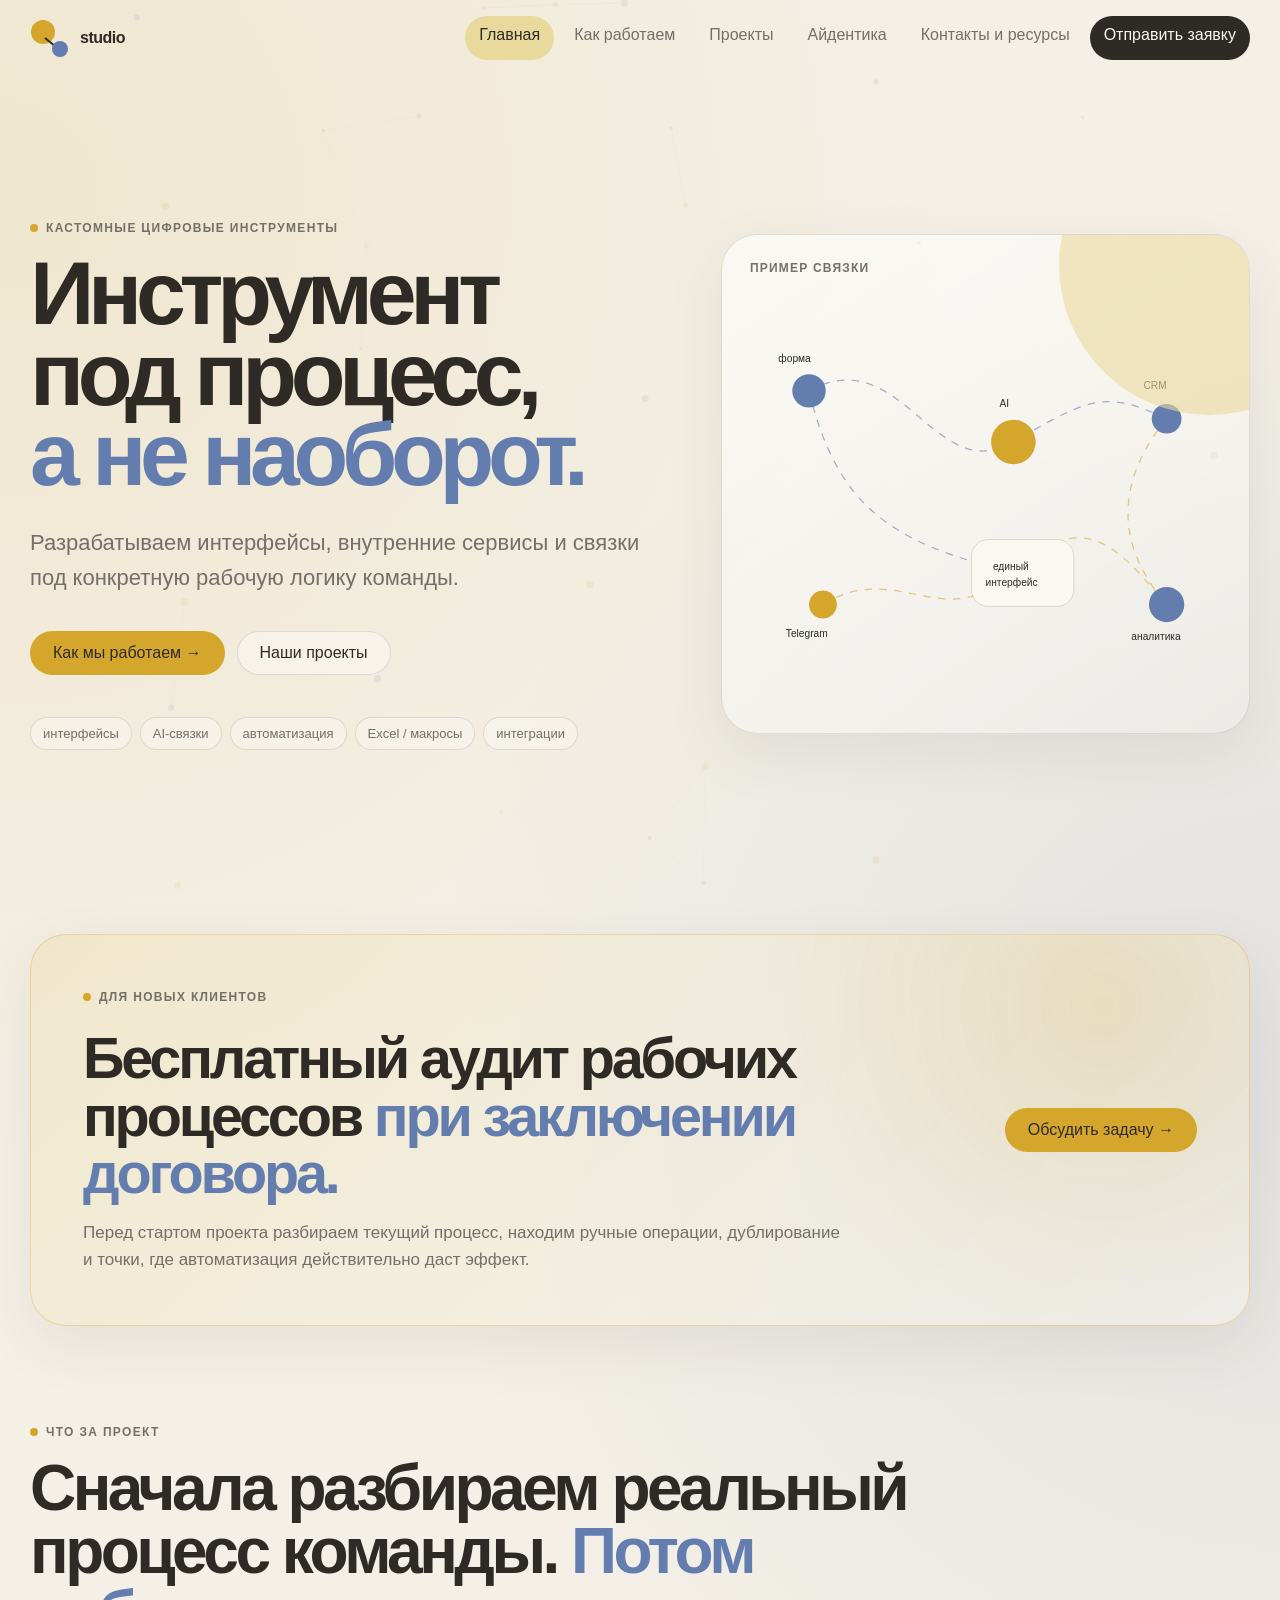
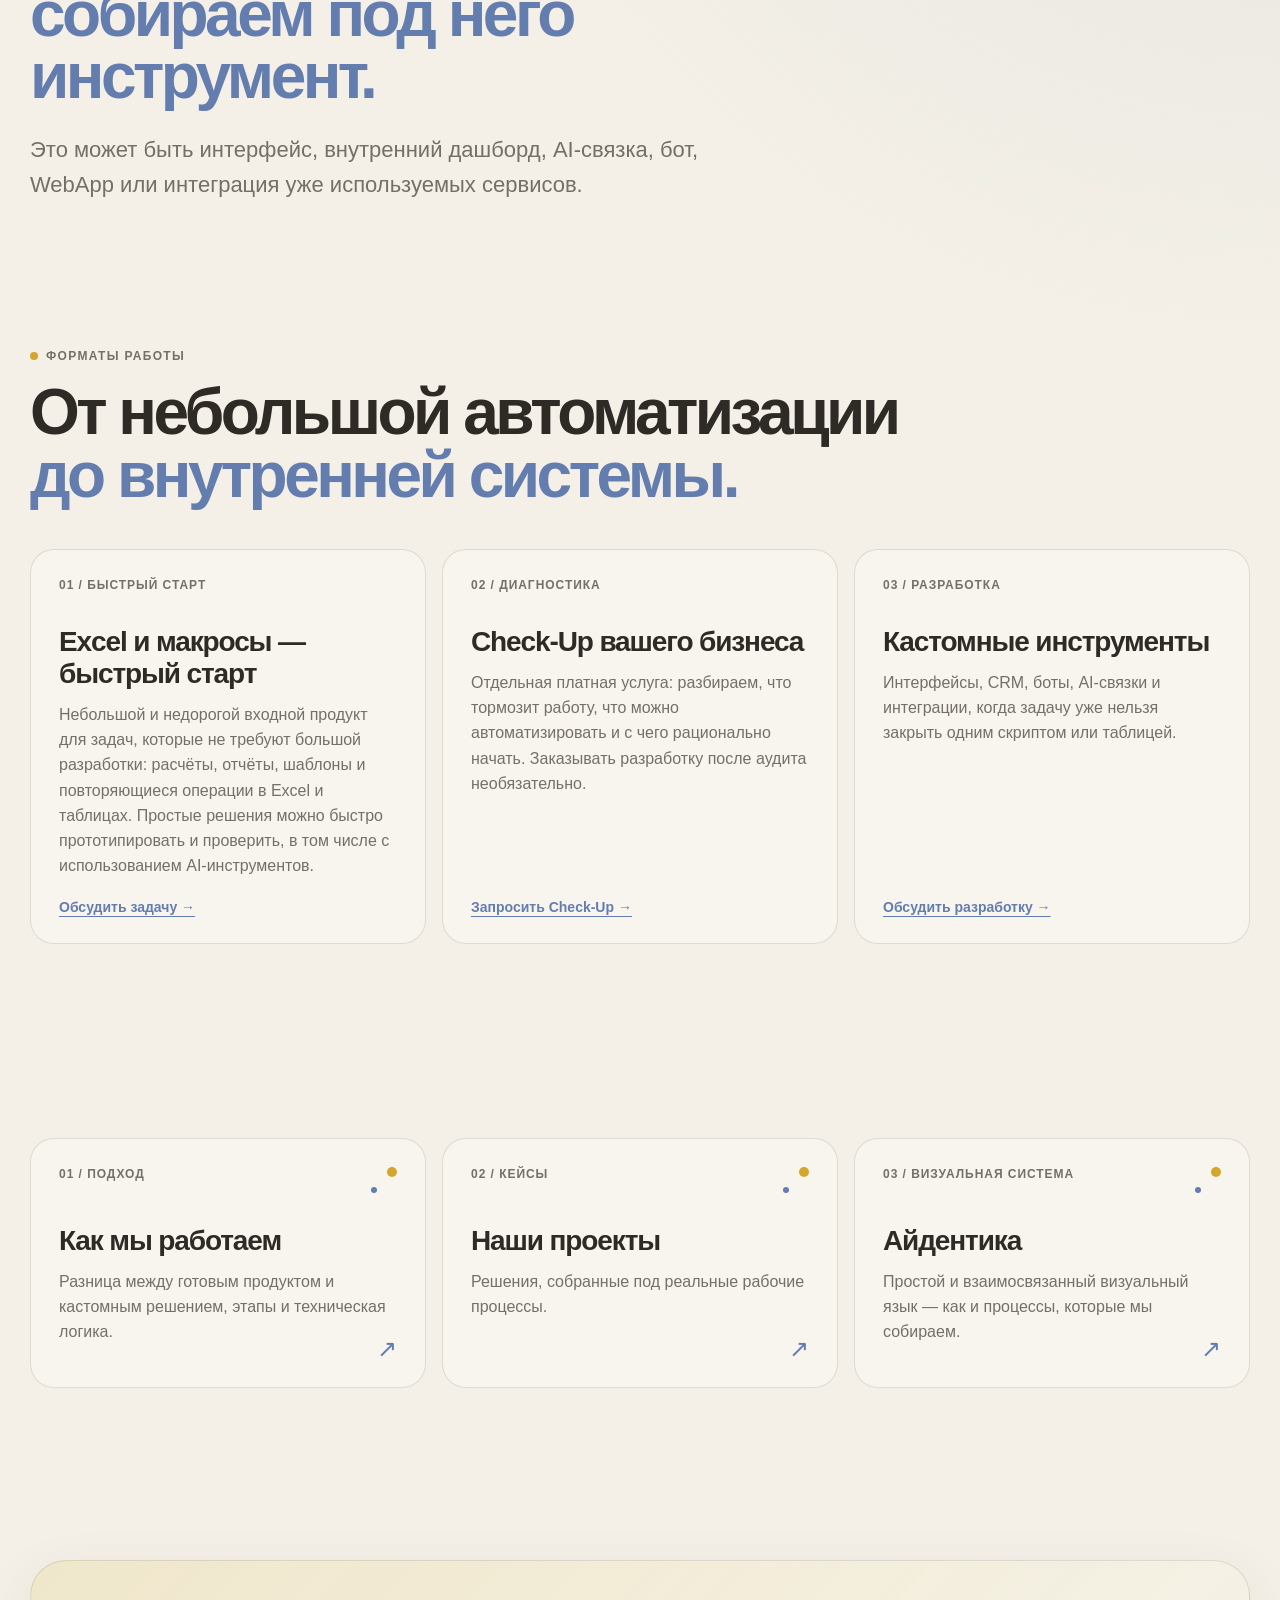
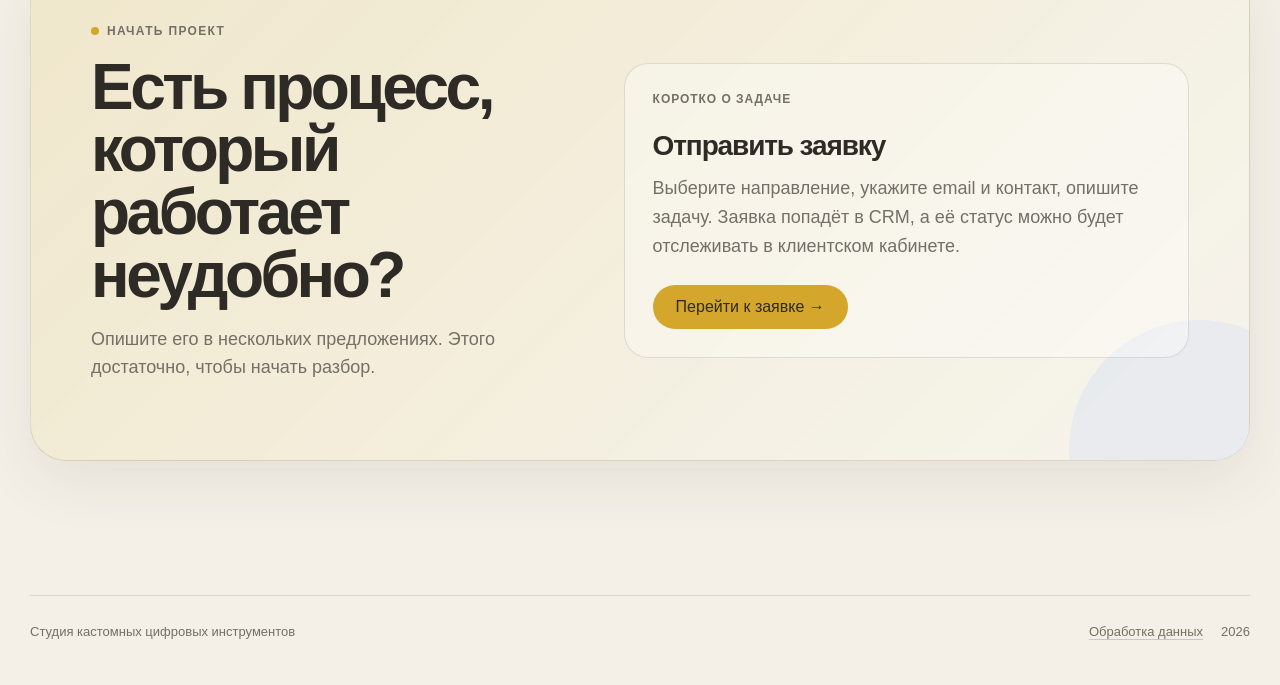
<file: index.html>
<!doctype html>
<html lang="ru">
<head>
  <meta charset="utf-8">
  <meta name="viewport" content="width=device-width,initial-scale=1">
  <meta name="theme-color" content="#F4F0E7">
  <meta name="application-name" content="Tools for your work">
  <meta name="apple-mobile-web-app-capable" content="yes">
  <meta name="apple-mobile-web-app-status-bar-style" content="default">
  <link rel="manifest" href="/custom-tools-studio/manifest.webmanifest">
  <link rel="apple-touch-icon" href="https://bpdqosfgxqawbzljafgb.supabase.co/functions/v1/app-icon?size=192">
  <title>Студия кастомных цифровых инструментов — Tools for your work</title>
  <meta name="description" content="Разрабатываем кастомные интерфейсы, внутренние сервисы, AI-связки, автоматизации и интеграции под реальные рабочие процессы команд.">
  <meta name="robots" content="index,follow,max-image-preview:large">
  <link rel="canonical" href="https://toolsforyourwork.github.io/custom-tools-studio/">

  <meta property="og:locale" content="ru_RU">
  <meta property="og:type" content="website">
  <meta property="og:site_name" content="Tools for your work">
  <meta property="og:title" content="Инструмент под процесс, а не наоборот.">
  <meta property="og:description" content="Кастомные цифровые инструменты, интерфейсы, AI-связки и автоматизации под реальную логику команды.">
  <meta property="og:url" content="https://toolsforyourwork.github.io/custom-tools-studio/">
  <meta property="og:image" content="https://bpdqosfgxqawbzljafgb.supabase.co/functions/v1/og-image?title=%D0%98%D0%BD%D1%81%D1%82%D1%80%D1%83%D0%BC%D0%B5%D0%BD%D1%82%20%D0%BF%D0%BE%D0%B4%20%D0%BF%D1%80%D0%BE%D1%86%D0%B5%D1%81%D1%81%2C%20%D0%B0%20%D0%BD%D0%B5%20%D0%BD%D0%B0%D0%BE%D0%B1%D0%BE%D1%80%D0%BE%D1%82.&amp;subtitle=%D0%9A%D0%B0%D1%81%D1%82%D0%BE%D0%BC%D0%BD%D1%8B%D0%B5%20%D1%86%D0%B8%D1%84%D1%80%D0%BE%D0%B2%D1%8B%D0%B5%20%D0%B8%D0%BD%D1%81%D1%82%D1%80%D1%83%D0%BC%D0%B5%D0%BD%D1%82%D1%8B%2C%20%D0%B8%D0%BD%D1%82%D0%B5%D1%80%D1%84%D0%B5%D0%B9%D1%81%D1%8B%2C%20AI-%D1%81%D0%B2%D1%8F%D0%B7%D0%BA%D0%B8%20%D0%B8%20%D0%B0%D0%B2%D1%82%D0%BE%D0%BC%D0%B0%D1%82%D0%B8%D0%B7%D0%B0%D1%86%D0%B8%D0%B8%20%D0%BF%D0%BE%D0%B4%20%D1%80%D0%B5%D0%B0%D0%BB%D1%8C%D0%BD%D1%83%D1%8E%20%D0%BB%D0%BE%D0%B3%D0%B8%D0%BA%D1%83%20%D0%BA%D0%BE%D0%BC%D0%B0%D0%BD%D0%B4%D1%8B.">
  <meta property="og:image:width" content="1200">
  <meta property="og:image:height" content="630">
  <meta property="og:image:type" content="image/png">

  <meta name="twitter:card" content="summary_large_image">
  <meta name="twitter:title" content="Инструмент под процесс, а не наоборот.">
  <meta name="twitter:description" content="Кастомные цифровые инструменты, интерфейсы, AI-связки и автоматизации под реальную логику команды.">
  <meta name="twitter:image" content="https://bpdqosfgxqawbzljafgb.supabase.co/functions/v1/og-image?title=%D0%98%D0%BD%D1%81%D1%82%D1%80%D1%83%D0%BC%D0%B5%D0%BD%D1%82%20%D0%BF%D0%BE%D0%B4%20%D0%BF%D1%80%D0%BE%D1%86%D0%B5%D1%81%D1%81%2C%20%D0%B0%20%D0%BD%D0%B5%20%D0%BD%D0%B0%D0%BE%D0%B1%D0%BE%D1%80%D0%BE%D1%82.&amp;subtitle=%D0%9A%D0%B0%D1%81%D1%82%D0%BE%D0%BC%D0%BD%D1%8B%D0%B5%20%D1%86%D0%B8%D1%84%D1%80%D0%BE%D0%B2%D1%8B%D0%B5%20%D0%B8%D0%BD%D1%81%D1%82%D1%80%D1%83%D0%BC%D0%B5%D0%BD%D1%82%D1%8B%2C%20%D0%B8%D0%BD%D1%82%D0%B5%D1%80%D1%84%D0%B5%D0%B9%D1%81%D1%8B%2C%20AI-%D1%81%D0%B2%D1%8F%D0%B7%D0%BA%D0%B8%20%D0%B8%20%D0%B0%D0%B2%D1%82%D0%BE%D0%BC%D0%B0%D1%82%D0%B8%D0%B7%D0%B0%D1%86%D0%B8%D0%B8%20%D0%BF%D0%BE%D0%B4%20%D1%80%D0%B5%D0%B0%D0%BB%D1%8C%D0%BD%D1%83%D1%8E%20%D0%BB%D0%BE%D0%B3%D0%B8%D0%BA%D1%83%20%D0%BA%D0%BE%D0%BC%D0%B0%D0%BD%D0%B4%D1%8B.">
  <script type="application/ld+json">
  {
    "@context": "https://schema.org",
    "@type": "Organization",
    "name": "Tools for your work",
    "alternateName": "Студия кастомных цифровых инструментов",
    "url": "https://toolsforyourwork.github.io/custom-tools-studio/",
    "description": "Разрабатываем кастомные интерфейсы, внутренние сервисы, AI-связки, автоматизации и интеграции под реальные рабочие процессы команд."
  }
  </script>

  <link rel="icon" type="image/svg+xml" href="favicon.svg">
  <link rel="stylesheet" href="styles.css">
</head>
<body>

<canvas id="network"></canvas>
<header class="header" id="header">
  <div class="container header__inner">
    <a class="brand" href="index.html">
      <span class="brand__mark"><span></span></span>
      <span>studio</span>
    </a>

    <nav class="nav" id="nav">
      <a href="index.html" class="active">Главная</a>
<a href="approach.html" class="">Как работаем</a>
<a href="projects.html" class="">Проекты</a>
<a href="identity.html" class="">Айдентика</a>
<a href="contacts.html" class="">Контакты и ресурсы</a>
<a href="request.html" class="nav-cta">Отправить заявку</a>
    </nav>

    <button class="menu" id="menu" type="button" aria-label="Меню" aria-controls="nav" aria-expanded="false">
      <span></span><span></span>
    </button>
  </div>
</header>

<main class="page">

  <section class="hero">
    <div class="container hero__grid">
      <div>
        <div class="eyebrow">кастомные цифровые инструменты</div>
        <h1>
          <span>Инструмент</span>
          <span>под процесс,</span>
          <span class="accent">а не наоборот.</span>
        </h1>

        <p class="hero__text">
          Разрабатываем интерфейсы, внутренние сервисы и связки под конкретную рабочую логику команды.
        </p>

        <div class="hero__actions">
          <a class="btn primary" href="approach.html">Как мы работаем →</a>
          <a class="btn ghost" href="projects.html">Наши проекты</a>
        </div>

        <div class="hero__tags">
          <span class="tag">интерфейсы</span>
          <span class="tag">AI-связки</span>
          <span class="tag">автоматизация</span>
          <span class="tag">Excel / макросы</span>
          <span class="tag">интеграции</span>
        </div>
      </div>

      <div class="hero-card">
        <div class="hero-card__label">пример связки</div>

        <svg class="map" viewBox="0 0 520 420" aria-hidden="true">
          <path d="M70 85 C170 30 205 190 290 140 S390 85 455 115" />
          <path class="yellow" d="M85 315 C165 265 215 350 290 280 S400 250 455 315" />
          <path d="M70 85 C100 210 160 250 290 280" />
          <path class="yellow" d="M455 115 C410 170 390 240 455 315" />

          <g class="node"><circle cx="70" cy="85" r="18" fill="#647DAF"/><text x="37" y="54">форма</text></g>
          <g class="node"><circle cx="290" cy="140" r="24" fill="#D4A72C"/><text x="275" y="102">AI</text></g>
          <g class="node"><circle cx="455" cy="115" r="16" fill="#647DAF"/><text x="430" y="83">CRM</text></g>
          <g class="node"><circle cx="85" cy="315" r="15" fill="#D4A72C"/><text x="45" y="350">Telegram</text></g>
          <g class="node">
            <rect x="245" y="245" rx="18" ry="18" width="110" height="72" fill="#FBF8F1" stroke="#2E2A25" stroke-opacity=".16"/>
            <text x="268" y="278">единый</text><text x="260" y="295">интерфейс</text>
          </g>
          <g class="node"><circle cx="455" cy="315" r="19" fill="#647DAF"/><text x="417" y="353">аналитика</text></g>
        </svg>
      </div>
    </div>
  </section>

  <section class="section promo-section">
    <div class="container">
      <div class="audit-banner reveal">
        <div>
          <div class="eyebrow">для новых клиентов</div>
          <h2>Бесплатный аудит рабочих процессов <span class="accent">при заключении договора.</span></h2>
          <p>Перед стартом проекта разбираем текущий процесс, находим ручные операции, дублирование и точки, где автоматизация действительно даст эффект.</p>
        </div>
        <a class="btn primary" href="request.html?topic=contract-audit">Обсудить задачу →</a>
      </div>
    </div>
  </section>

  <section class="section tight">
    <div class="container">
      <div class="reveal">
        <div class="eyebrow">что за проект</div>
        <h2>
          Сначала разбираем реальный процесс команды.
          <span class="accent">Потом собираем под него инструмент.</span>
        </h2>
        <p class="lead">
          Это может быть интерфейс, внутренний дашборд, AI-связка, бот, WebApp или интеграция уже используемых сервисов.
        </p>
      </div>
    </div>
  </section>

  <section class="section tight">
    <div class="container">
      <div class="eyebrow">форматы работы</div>
      <h2>От небольшой автоматизации <span class="accent">до внутренней системы.</span></h2>
      <div class="service-grid">
        <article class="card service-card reveal">
          <div class="small">01 / быстрый старт</div>
          <h3>Excel и макросы — быстрый старт</h3>
          <p>Небольшой и недорогой входной продукт для задач, которые не требуют большой разработки: расчёты, отчёты, шаблоны и повторяющиеся операции в Excel и таблицах. Простые решения можно быстро прототипировать и проверить, в том числе с использованием AI‑инструментов.</p>
          <a class="text-link" href="request.html?topic=excel">Обсудить задачу →</a>
        </article>
        <article class="card service-card reveal">
          <div class="small">02 / диагностика</div>
          <h3>Check‑Up вашего бизнеса</h3>
          <p>Отдельная платная услуга: разбираем, что тормозит работу, что можно автоматизировать и с чего рационально начать. Заказывать разработку после аудита необязательно.</p>
          <a class="text-link" href="request.html?topic=checkup">Запросить Check-Up →</a>
        </article>
        <article class="card service-card reveal">
          <div class="small">03 / разработка</div>
          <h3>Кастомные инструменты</h3>
          <p>Интерфейсы, CRM, боты, AI‑связки и интеграции, когда задачу уже нельзя закрыть одним скриптом или таблицей.</p>
          <a class="text-link" href="request.html?topic=development">Обсудить разработку →</a>
        </article>
      </div>
    </div>
  </section>

  <section class="section tight">
    <div class="container">
      <div class="grid-3">
        <a href="approach.html" class="card link-card reveal">
          <div class="small">01 / подход</div>
          <span class="dot"></span>
          <h3>Как мы работаем</h3>
          <p>Разница между готовым продуктом и кастомным решением, этапы и техническая логика.</p>
          <span class="arrow">↗</span>
        </a>

        <a href="projects.html" class="card link-card reveal">
          <div class="small">02 / кейсы</div>
          <span class="dot"></span>
          <h3>Наши проекты</h3>
          <p>Решения, собранные под реальные рабочие процессы.</p>
          <span class="arrow">↗</span>
        </a>

        <a href="identity.html" class="card link-card reveal">
          <div class="small">03 / визуальная система</div>
          <span class="dot"></span>
          <h3>Айдентика</h3>
          <p>Простой и взаимосвязанный визуальный язык — как и процессы, которые мы собираем.</p>
          <span class="arrow">↗</span>
        </a>
      </div>
    </div>
  </section>

  <section class="section">
    <div class="container">
      <div class="cta reveal">
        <div class="cta__copy">
          <div class="eyebrow">начать проект</div>
          <h2>Есть процесс, который работает неудобно?</h2>
          <p>Опишите его в нескольких предложениях. Этого достаточно, чтобы начать разбор.</p>
        </div>

        <div class="card request-shortcut">
          <div class="small">коротко о задаче</div>
          <h3>Отправить заявку</h3>
          <p>Выберите направление, укажите email и контакт, опишите задачу. Заявка попадёт в CRM, а её статус можно будет отслеживать в клиентском кабинете.</p>
          <a class="btn primary" href="request.html">Перейти к заявке →</a>
        </div>
      </div>
    </div>
  </section>

</main>

<footer class="footer">
  <div class="container footer__inner">
    <span>Студия кастомных цифровых инструментов</span>
    <div class="footer__meta"><a href="privacy.html">Обработка данных</a><span data-year></span></div>
  </div>
</footer>
<script src="script.js"></script>
</body></html>
</file>
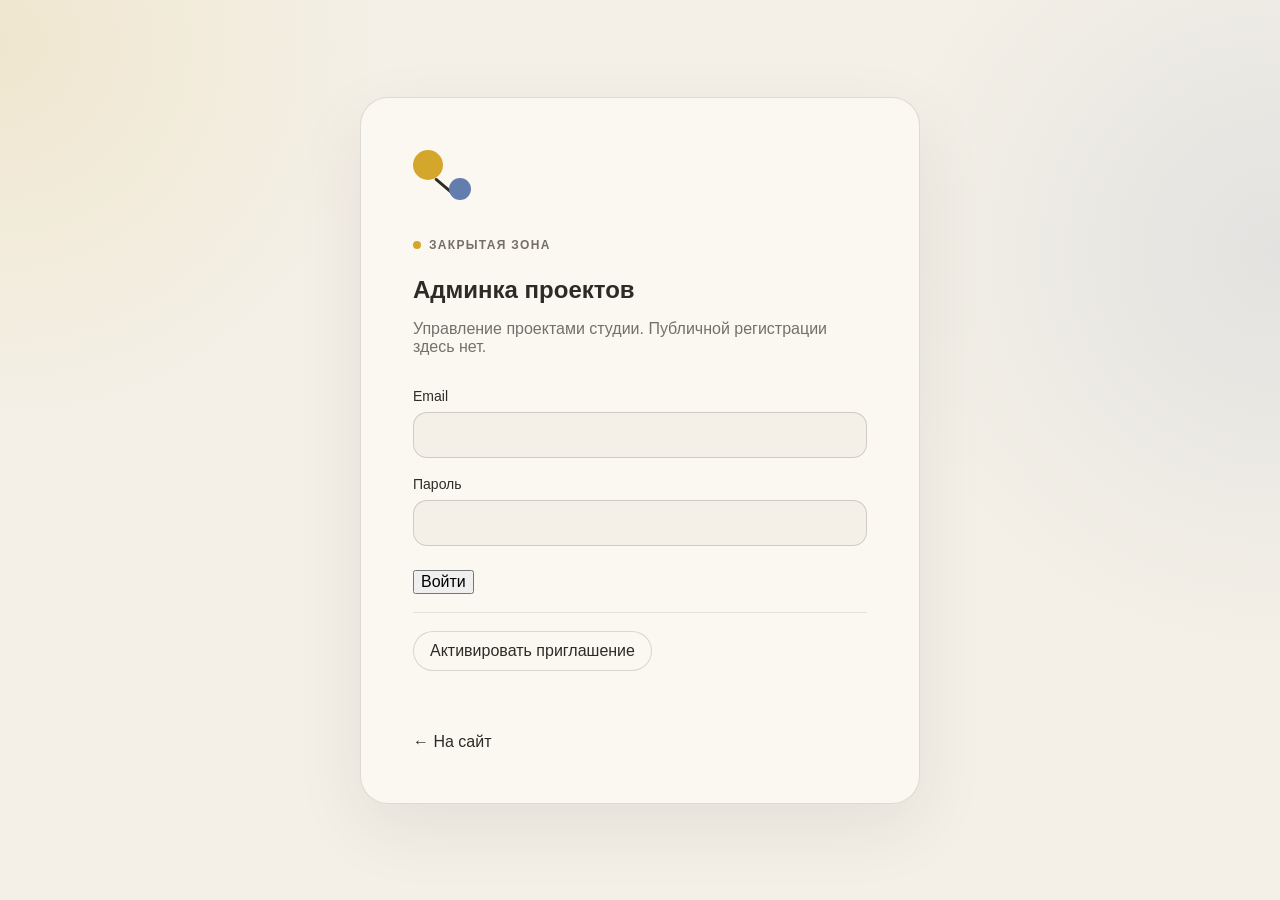
<file: admin/index.html>
<!doctype html>
<html lang="ru">
<head>
  <meta charset="utf-8">
  <meta name="viewport" content="width=device-width,initial-scale=1">
  <title>Админка — Tools for your work</title>
  <meta name="robots" content="noindex,nofollow">
  <link rel="icon" type="image/svg+xml" href="../favicon.svg">
  <link rel="stylesheet" href="../styles.css">
  <link rel="stylesheet" href="admin.css">
</head>
<body>
  <main class="admin-shell">
    <section class="admin-card" id="login-view">
      <div class="admin-mark" aria-hidden="true">
        <span class="admin-dot admin-dot-yellow"></span>
        <span class="admin-line"></span>
        <span class="admin-dot admin-dot-blue"></span>
      </div>
      <p class="eyebrow">Закрытая зона</p>
      <h1>Админка проектов</h1>
      <p class="admin-lead">Управление проектами студии. Публичной регистрации здесь нет.</p>

      <form id="login-form" class="admin-form">
        <label>
          <span>Email</span>
          <input id="email" type="email" autocomplete="username" required>
        </label>
        <label>
          <span>Пароль</span>
          <input id="password" type="password" autocomplete="current-password" required minlength="10">
        </label>
        <button class="button admin-submit" type="submit">Войти</button>
      </form>

      <div class="admin-invite-entry">
        <button class="admin-ghost" id="show-admin-invite" type="button">Активировать приглашение</button>
      </div>

      <form id="admin-invite-form" class="admin-form admin-invite-form is-hidden">
        <label>
          <span>Email приглашения</span>
          <input id="admin-invite-email" type="email" autocomplete="email" required>
        </label>
        <label>
          <span>Придумай пароль</span>
          <input id="admin-invite-password" type="password" autocomplete="new-password" required minlength="10">
        </label>
        <label>
          <span>Повтори пароль</span>
          <input id="admin-invite-password-confirm" type="password" autocomplete="new-password" required minlength="10">
        </label>
        <button class="button admin-submit" type="submit">Создать доступ</button>
        <p class="admin-status" id="admin-invite-status" role="status"></p>
      </form>

      <p class="admin-status" id="login-status" role="status"></p>
      <a class="admin-back" href="../index.html">← На сайт</a>
    </section>

    <section class="admin-dashboard is-hidden" id="dashboard-view">
      <header class="admin-topbar">
        <div>
          <p class="eyebrow">Панель управления</p>
          <h1>Проекты</h1>
          <p class="admin-user" id="admin-user"></p>
        </div>
        <div class="admin-top-actions">
          <a class="admin-ghost" href="../projects.html" target="_blank" rel="noopener">Открыть сайт</a>
          <button class="admin-ghost" id="logout-button" type="button">Выйти</button>
        </div>
      </header>

      <div class="admin-summary">
        <div class="admin-summary-card">
          <strong id="projects-count">—</strong>
          <span>всего проектов</span>
        </div>
        <div class="admin-summary-card">
          <strong id="published-count">—</strong>
          <span>опубликовано</span>
        </div>
        <div class="admin-summary-card">
          <strong id="draft-count">—</strong>
          <span>черновиков</span>
        </div>
      </div>

      <section class="admin-crm" id="crm-panel">
        <div class="admin-panel-head">
          <div>
            <p class="eyebrow">CRM</p>
            <h2>Заявки</h2>
          </div>
          <button class="admin-ghost" id="crm-refresh-button" type="button">Обновить</button>
        </div>

        <div class="crm-summary">
          <button type="button" class="crm-summary-card is-active" data-crm-status="new">
            <strong id="crm-count-new">0</strong>
            <span>Новые</span>
          </button>
          <button type="button" class="crm-summary-card" data-crm-status="in_progress">
            <strong id="crm-count-work">0</strong>
            <span>В работе</span>
          </button>
          <button type="button" class="crm-summary-card" data-crm-status="replied">
            <strong id="crm-count-replied">0</strong>
            <span>Ответили</span>
          </button>
          <button type="button" class="crm-summary-card" data-crm-status="closed">
            <strong id="crm-count-closed">0</strong>
            <span>Выполненные</span>
          </button>
          <button type="button" class="crm-summary-card" data-crm-status="all">
            <strong>∞</strong>
            <span>Все</span>
          </button>
        </div>

        <div class="crm-toolbar">
          <input id="crm-search" type="search" placeholder="Поиск по имени, email, контакту или тексту заявки">
          <span class="client-admin-muted" id="crm-current-filter">Новые заявки</span>
        </div>

        <div class="crm-list" id="crm-list"></div>
        <p class="admin-status" id="crm-status" role="status"></p>
      </section>

      <section class="admin-clients" id="clients-panel">
        <div class="admin-panel-head">
          <div>
            <p class="eyebrow">Клиентский кабинет</p>
            <h2>Клиенты и доступ</h2>
          </div>
          <a class="admin-ghost" href="../client/" target="_blank" rel="noopener">Открыть кабинет</a>
        </div>

        <p class="client-admin-note">
          Основной сценарий: клиент сначала отправляет заявку, затем сам регистрируется по тому же email. Ручное создание доступа ниже оставлено как запасной вариант.
        </p>

        <form class="client-create-form" id="client-create-form">
          <label>
            <span>Имя / компания</span>
            <input id="client-create-name" type="text" maxlength="160" placeholder="Например, Алексей / Studio X">
          </label>
          <label>
            <span>Email *</span>
            <input id="client-create-email" type="email" maxlength="254" autocomplete="off" required placeholder="client@example.com">
          </label>
          <button class="button" type="submit">Создать доступ</button>
        </form>

        <div class="client-credentials is-hidden" id="client-credentials">
          <div>
            <span class="client-credentials__label">Временный доступ — показывается только сейчас</span>
            <strong id="client-credentials-email"></strong>
            <code id="client-credentials-password"></code>
          </div>
          <button class="admin-ghost" id="client-copy-credentials" type="button">Скопировать</button>
        </div>

        <div class="admin-client-list" id="admin-client-list"></div>
        <p class="admin-status" id="clients-status" role="status"></p>

        <div class="client-auth-log">
          <div class="admin-panel-head compact">
            <div>
              <span class="cover-label">Регистрации и входы</span>
              <small>Последние 100 успешных событий клиентского кабинета.</small>
            </div>
          </div>
          <div class="client-auth-events" id="client-auth-events"></div>
        </div>
      </section>

      <section class="admin-health" id="health-panel">
        <div class="admin-panel-head">
          <div>
            <p class="eyebrow">Мониторинг</p>
            <h2>Состояние системы</h2>
          </div>
          <button class="admin-ghost" id="health-refresh-button" type="button">Проверить сейчас</button>
        </div>

        <div class="health-overall">
          <span class="health-dot is-loading" id="health-overall-dot"></span>
          <strong id="health-overall-text">Проверяем…</strong>
          <span id="health-checked-at"></span>
        </div>

        <div class="health-grid">
          <article class="health-card is-loading" id="health-site">
            <div class="health-card__head">
              <span class="health-dot"></span>
              <strong>Сайт</strong>
            </div>
            <span class="health-card__value">—</span>
          </article>

          <article class="health-card is-loading" id="health-database">
            <div class="health-card__head">
              <span class="health-dot"></span>
              <strong>Supabase</strong>
            </div>
            <span class="health-card__value">—</span>
          </article>

          <article class="health-card is-loading" id="health-content">
            <div class="health-card__head">
              <span class="health-dot"></span>
              <strong>Контент API</strong>
            </div>
            <span class="health-card__value">—</span>
          </article>

          <article class="health-card is-loading" id="health-client-portal">
            <div class="health-card__head">
              <span class="health-dot"></span>
              <strong>Клиентский API</strong>
            </div>
            <span class="health-card__value">—</span>
          </article>

          <article class="health-card is-loading" id="health-client-register">
            <div class="health-card__head">
              <span class="health-dot"></span>
              <strong>Регистрация клиентов</strong>
            </div>
            <span class="health-card__value">—</span>
          </article>

          <article class="health-card is-loading" id="health-admin-crm">
            <div class="health-card__head">
              <span class="health-dot"></span>
              <strong>CRM API</strong>
            </div>
            <span class="health-card__value">—</span>
          </article>

          <article class="health-card is-loading" id="health-form">
            <div class="health-card__head">
              <span class="health-dot"></span>
              <strong>Форма заявки</strong>
            </div>
            <span class="health-card__value">—</span>
          </article>

          <article class="health-card is-loading" id="health-telegram">
            <div class="health-card__head">
              <span class="health-dot"></span>
              <strong>Telegram</strong>
            </div>
            <span class="health-card__value">—</span>
          </article>
        </div>

        <p class="admin-status" id="health-status" role="status"></p>
      </section>

      <section class="admin-backups" id="backup-panel">
        <div class="admin-panel-head">
          <div>
            <p class="eyebrow">Резервные копии</p>
            <h2>Backup и экспорт</h2>
          </div>
          <div class="admin-panel-actions">
            <button class="admin-ghost" id="backup-refresh-button" type="button">Обновить</button>
            <button class="button" id="backup-create-button" type="button">Создать сейчас</button>
          </div>
        </div>

        <p class="backup-note">
          Автоматический снимок создаётся каждый день в 03:20 UTC. Хранятся последние 30 копий.
          Ссылки на скачивание работают 5 минут.
        </p>

        <div class="backup-list" id="backup-list"></div>
        <p class="admin-status" id="backup-status" role="status"></p>
      </section>

      <section class="admin-analytics" id="analytics-panel">
        <div class="admin-panel-head">
          <div>
            <p class="eyebrow">Аналитика</p>
            <h2>Что происходит на сайте</h2>
          </div>
          <div class="analytics-range">
            <button class="admin-mini is-active" type="button" data-analytics-days="7">7 дней</button>
            <button class="admin-mini" type="button" data-analytics-days="30">30 дней</button>
          </div>
        </div>

        <div class="analytics-metrics">
          <div class="analytics-metric">
            <strong id="analytics-pageviews">—</strong>
            <span>просмотров страниц</span>
          </div>
          <div class="analytics-metric">
            <strong id="analytics-sessions">—</strong>
            <span>уникальных сессий</span>
          </div>
          <div class="analytics-metric">
            <strong id="analytics-projectviews">—</strong>
            <span>открытий кейсов</span>
          </div>
          <div class="analytics-metric">
            <strong id="analytics-requestviews">—</strong>
            <span>просмотров формы</span>
          </div>
          <div class="analytics-metric">
            <strong id="analytics-submissions">—</strong>
            <span>успешных заявок</span>
          </div>
          <div class="analytics-metric">
            <strong id="analytics-conversion">—</strong>
            <span>конверсия формы</span>
          </div>
        </div>

        <div class="analytics-columns">
          <div class="analytics-list-card">
            <h3>Популярные страницы</h3>
            <div class="analytics-list" id="analytics-pages"></div>
          </div>
          <div class="analytics-list-card">
            <h3>Популярные кейсы</h3>
            <div class="analytics-list" id="analytics-project-list"></div>
          </div>
          <div class="analytics-list-card">
            <h3>Источники трафика</h3>
            <div class="analytics-list" id="analytics-sources"></div>
          </div>
        </div>

        <p class="admin-status" id="analytics-status" role="status"></p>
      </section>

      <section class="admin-editor is-hidden" id="editor-panel">
        <div class="admin-panel-head">
          <div>
            <p class="eyebrow" id="editor-eyebrow">Новый проект</p>
            <h2 id="editor-title">Добавить проект</h2>
          </div>
          <button class="admin-ghost" id="cancel-edit" type="button">Закрыть</button>
        </div>

        <form id="project-form" class="project-form">
          <input id="project-id" type="hidden">

          <div class="form-grid form-grid-two">
            <label>
              <span>Название *</span>
              <input id="project-title" type="text" maxlength="160" required placeholder="Например, AI-пайплайн для студии">
            </label>
            <label>
              <span>Slug *</span>
              <input id="project-slug" type="text" maxlength="160" required placeholder="ai-pipeline">
            </label>
          </div>

          <div class="form-grid form-grid-three">
            <label>
              <span>Тип</span>
              <input id="project-type" type="text" maxlength="100" placeholder="Автоматизация / Web / AI">
            </label>
            <label>
              <span>Статус</span>
              <select id="project-status">
                <option value="concept">Концепт</option>
                <option value="in_progress" selected>В работе</option>
                <option value="paused">Пауза</option>
                <option value="completed">Готов</option>
              </select>
            </label>
            <label>
              <span>Порядок</span>
              <input id="project-sort-order" type="number" value="0" step="1">
            </label>
          </div>

          <label>
            <span>Короткое описание</span>
            <textarea id="project-short-description" rows="3" maxlength="600" placeholder="Пара предложений для карточки проекта"></textarea>
          </label>

          <label>
            <span>Вводный текст кейса</span>
            <textarea id="project-description" rows="5" maxlength="12000" placeholder="Контекст проекта: что это за задача и почему она появилась"></textarea>
          </label>

          <div class="case-fields">
            <div class="case-fields__head">
              <div>
                <span class="cover-label">Структура кейса</span>
                <small>Пустые блоки на публичной странице автоматически скрываются.</small>
              </div>
            </div>

            <label>
              <span>01 — Задача</span>
              <textarea id="project-task" rows="5" maxlength="12000" placeholder="Что нужно было решить, какие были ограничения и исходная ситуация"></textarea>
            </label>

            <label>
              <span>02 — Решение</span>
              <textarea id="project-solution" rows="6" maxlength="16000" placeholder="Что именно сделали, как устроен инструмент или процесс"></textarea>
            </label>

            <label>
              <span>03 — Результат</span>
              <textarea id="project-result" rows="5" maxlength="12000" placeholder="Что изменилось после внедрения и какой эффект получил клиент"></textarea>
            </label>
          </div>

          <div class="cover-field">
            <div>
              <span class="cover-label">Обложка проекта</span>
              <small>JPG, PNG, WebP или AVIF до 10 МБ.</small>
            </div>

            <div class="cover-preview is-empty" id="cover-preview">
              <img id="cover-preview-image" alt="Превью обложки">
              <span id="cover-preview-empty">Обложка не выбрана</span>
            </div>

            <div class="cover-actions">
              <label class="admin-ghost cover-upload-button">
                <span>Выбрать файл</span>
                <input
                  id="project-cover-file"
                  type="file"
                  accept="image/jpeg,image/png,image/webp,image/avif"
                >
              </label>
              <button class="admin-mini is-danger is-hidden" id="remove-cover" type="button">Убрать обложку</button>
            </div>
          </div>

          <section class="media-field" id="project-media-panel">
            <div class="media-field__head">
              <div>
                <span class="cover-label">Медиагалерея</span>
                <small>Изображения до 100 МБ и видео MP4/WebM до 50 МБ. Для нового проекта сначала сохрани карточку.</small>
              </div>
            </div>

            <div class="media-upload-row">
              <label class="admin-ghost media-upload-button">
                <span>Выбрать медиа</span>
                <input
                  id="project-media-files"
                  type="file"
                  multiple
                  accept="image/jpeg,image/png,image/webp,image/avif,video/mp4,video/webm"
                >
              </label>
              <button class="admin-ghost" id="upload-media-button" type="button">Загрузить выбранное</button>
            </div>

            <p class="admin-status media-status" id="media-status" role="status"></p>
            <div class="media-admin-list" id="media-admin-list"></div>
          </section>

          <section class="collab-field is-hidden" id="project-collab-panel">
            <div class="collab-field__head">
              <div>
                <span class="cover-label">Работа с клиентом</span>
                <small>Обсуждение, приватные файлы и согласование этапов — всё внутри этого проекта.</small>
              </div>
              <button class="admin-ghost" id="collab-refresh-button" type="button">Обновить</button>
            </div>

            <div class="collab-tabs" role="tablist">
              <button class="admin-mini is-active" type="button" data-collab-tab="discussion">Обсуждение</button>
              <button class="admin-mini" type="button" data-collab-tab="files">Файлы</button>
              <button class="admin-mini" type="button" data-collab-tab="approval">Согласование</button>
            </div>

            <div class="collab-panel" data-collab-panel="discussion">
              <div class="collab-messages" id="admin-project-messages"></div>
              <form class="collab-message-form" id="admin-message-form">
                <textarea id="admin-message-text" rows="3" maxlength="5000" placeholder="Ответить клиенту по проекту…" required></textarea>
                <div class="collab-form-actions">
                  <span>История хранится внутри проекта.</span>
                  <button class="button" type="submit">Отправить</button>
                </div>
              </form>
              <p class="admin-status" id="admin-message-status" role="status"></p>
            </div>

            <div class="collab-panel is-hidden" data-collab-panel="files">
              <div class="collab-upload">
                <div>
                  <strong>Приватные файлы проекта</strong>
                  <span>PDF, ZIP, документы, изображения и видео — до 100 МБ на файл.</span>
                </div>
                <input id="admin-client-files" type="file" multiple accept=".pdf,.zip,.txt,.csv,.json,.jpg,.jpeg,.png,.webp,.avif,.mp4,.webm,.mov,.docx,.xlsx,.pptx">
                <button class="admin-ghost" id="admin-client-files-upload" type="button">Загрузить</button>
              </div>
              <p class="admin-status" id="admin-client-files-status" role="status"></p>
              <div class="collab-files" id="admin-project-files"></div>
            </div>

            <div class="collab-panel is-hidden" data-collab-panel="approval">
              <form class="collab-approval-form" id="admin-approval-form">
                <label>
                  <span>Что отправляем на согласование *</span>
                  <input id="admin-approval-title" type="text" maxlength="240" required placeholder="Например, Финальная версия интерфейса">
                </label>
                <label>
                  <span>Комментарий клиенту</span>
                  <textarea id="admin-approval-description" rows="3" maxlength="5000" placeholder="Что проверить и на что обратить внимание"></textarea>
                </label>
                <button class="button" type="submit">Отправить на согласование</button>
              </form>
              <p class="admin-status" id="admin-approval-status" role="status"></p>
              <div class="collab-approvals" id="admin-project-approvals"></div>
            </div>
          </section>

          <label class="publish-toggle">
            <input id="project-published" type="checkbox">
            <span>
              <strong>Опубликовать</strong>
              <small>Проект сразу появится на публичной странице.</small>
            </span>
          </label>

          <div class="editor-actions">
            <button class="button" id="save-project" type="submit">Сохранить проект</button>
            <button class="admin-ghost" id="cancel-edit-bottom" type="button">Отмена</button>
          </div>

          <p class="admin-status" id="editor-status" role="status"></p>
        </form>
      </section>

      <section class="admin-panel">
        <div class="admin-panel-head">
          <div>
            <p class="eyebrow">База проектов</p>
            <h2>Все проекты</h2>
          </div>
          <div class="admin-panel-actions">
            <button class="admin-ghost" id="refresh-button" type="button">Обновить</button>
            <button class="button" id="new-project-button" type="button">+ Новый проект</button>
          </div>
        </div>

        <div id="projects-list" class="admin-projects"></div>
        <p class="admin-status" id="dashboard-status" role="status"></p>
      </section>
    </section>
  </main>

  <script src="admin.js"></script>
</body>
</html>
</file>
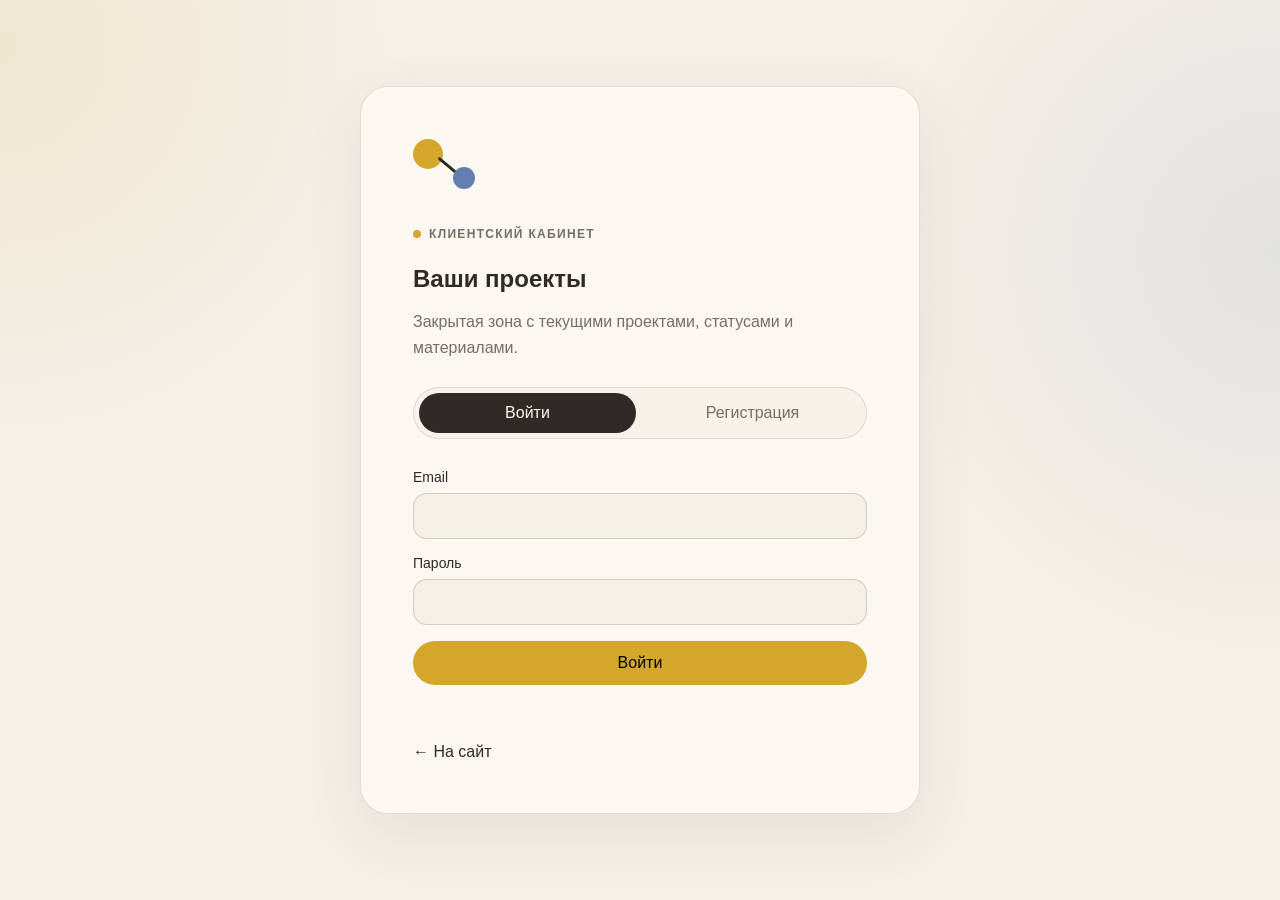
<file: client/index.html>
<!doctype html>
<html lang="ru">
<head>
  <meta charset="utf-8">
  <meta name="viewport" content="width=device-width,initial-scale=1">
  <meta name="theme-color" content="#F4F0E7">
  <title>Клиентский кабинет — Tools for your work</title>
  <meta name="robots" content="noindex,nofollow">
  <link rel="icon" type="image/svg+xml" href="../favicon.svg">
  <link rel="stylesheet" href="../styles.css">
  <link rel="stylesheet" href="client.css">
</head>
<body>
  <main class="client-shell">
    <section class="client-login" id="client-login-view">
      <div class="client-mark" aria-hidden="true">
        <span></span><i></i><b></b>
      </div>
      <p class="eyebrow">Клиентский кабинет</p>
      <h1>Ваши проекты</h1>
      <p class="client-lead">Закрытая зона с текущими проектами, статусами и материалами.</p>

      <div class="client-auth-tabs">
        <button class="client-auth-tab is-active" id="client-login-tab" type="button">Войти</button>
        <button class="client-auth-tab" id="client-register-tab" type="button">Регистрация</button>
      </div>

      <form class="client-form" id="client-login-form">
        <label>
          <span>Email</span>
          <input id="client-email" type="email" autocomplete="username" required>
        </label>
        <label>
          <span>Пароль</span>
          <input id="client-password" type="password" autocomplete="current-password" required minlength="10">
        </label>
        <button class="btn primary" type="submit">Войти</button>
      </form>

      <form class="client-form is-hidden" id="client-register-form">
        <p class="client-register-note">Регистрация доступна только после отправки заявки. Используйте тот же email, который указали в заявке.</p>
        <label>
          <span>Email из заявки</span>
          <input id="client-register-email" type="email" autocomplete="email" required>
        </label>
        <label>
          <span>Пароль</span>
          <input id="client-register-password" type="password" autocomplete="new-password" minlength="10" required>
        </label>
        <label>
          <span>Повторите пароль</span>
          <input id="client-register-password-repeat" type="password" autocomplete="new-password" minlength="10" required>
        </label>
        <button class="btn primary" type="submit">Создать кабинет</button>
      </form>

      <div class="client-verification is-hidden" id="client-verification-box">
        <strong>Подтвердите email</strong>
        <p>Мы отправили письмо со ссылкой подтверждения. После клика вернитесь сюда и войдите с созданным паролем.</p>
        <button class="client-ghost" id="client-resend-confirmation" type="button">Отправить письмо ещё раз</button>
      </div>

      <p class="client-status" id="client-login-status" role="status"></p>
      <a class="client-back" href="../index.html">← На сайт</a>
    </section>

    <section class="client-dashboard is-hidden" id="client-dashboard-view">
      <header class="client-topbar">
        <div>
          <p class="eyebrow">Клиентский кабинет</p>
          <h1 id="client-heading">Ваши проекты</h1>
          <p class="client-user" id="client-user"></p>
        </div>
        <div class="client-top-actions">
          <a class="client-ghost" href="../index.html" target="_blank" rel="noopener">Открыть сайт</a>
          <button class="client-ghost" id="client-logout" type="button">Выйти</button>
        </div>
      </header>

      <section class="client-password-panel is-hidden" id="client-password-panel">
        <div>
          <p class="eyebrow">Первый вход</p>
          <h2>Смените временный пароль</h2>
          <p>Новый пароль: минимум 10 символов, хотя бы одна буква и одна цифра.</p>
        </div>
        <form class="client-password-form" id="client-password-form">
          <label>
            <span>Новый пароль</span>
            <input id="client-new-password" type="password" autocomplete="new-password" minlength="10" required>
          </label>
          <label>
            <span>Повторите пароль</span>
            <input id="client-new-password-repeat" type="password" autocomplete="new-password" minlength="10" required>
          </label>
          <button class="btn primary" type="submit">Сохранить новый пароль</button>
        </form>
        <p class="client-status" id="client-password-status" role="status"></p>
      </section>

      <section class="client-requests-section" id="client-requests-section">
        <div class="client-section-head">
          <div>
            <p class="eyebrow">Заявки</p>
            <h2>Что происходит сейчас</h2>
          </div>
        </div>
        <div class="client-requests" id="client-requests"></div>
      </section>

      <section id="client-projects-section">
        <div class="client-section-head">
          <div>
            <p class="eyebrow">Проекты</p>
            <h2>Доступные вам</h2>
          </div>
          <button class="client-ghost" id="client-refresh" type="button">Обновить</button>
        </div>

        <div class="client-projects" id="client-projects"></div>
        <p class="client-status" id="client-dashboard-status" role="status"></p>
      </section>
    </section>
  </main>

  <script src="client.js"></script>
</body>
</html>
</file>
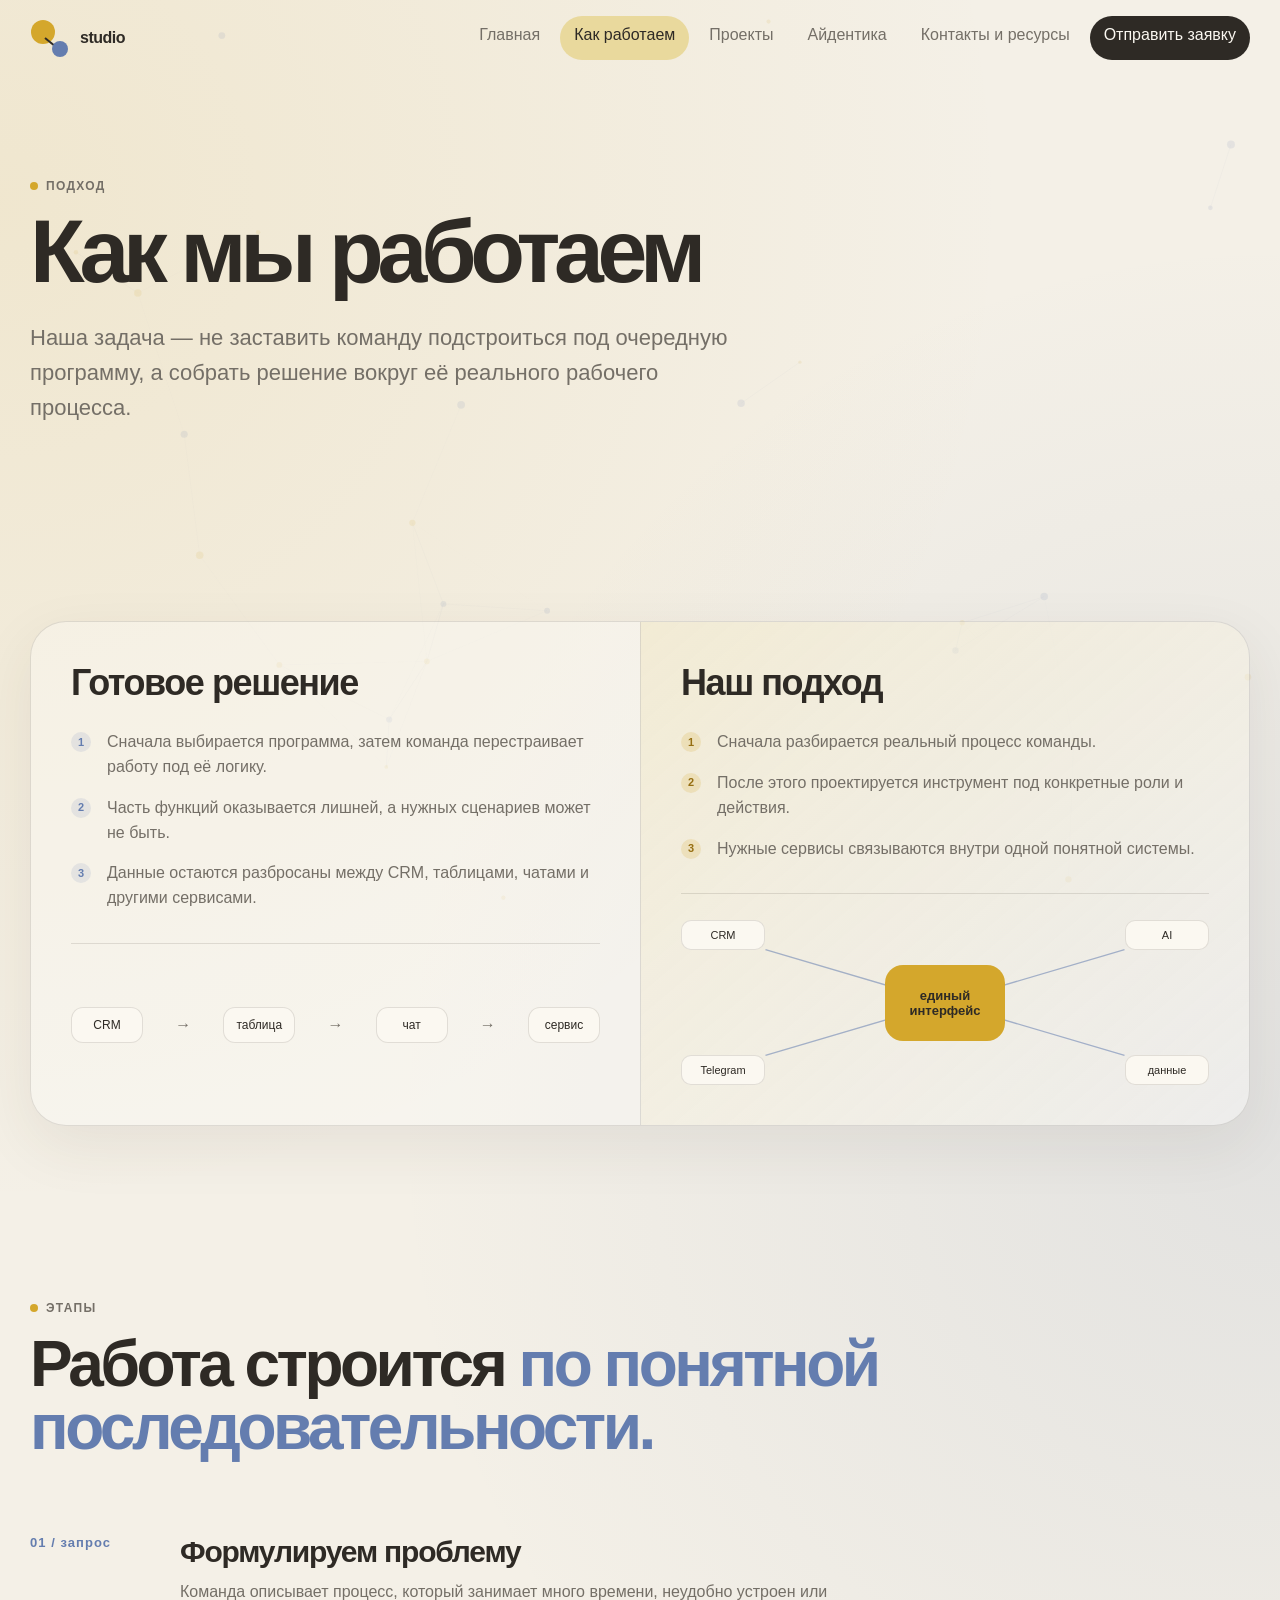
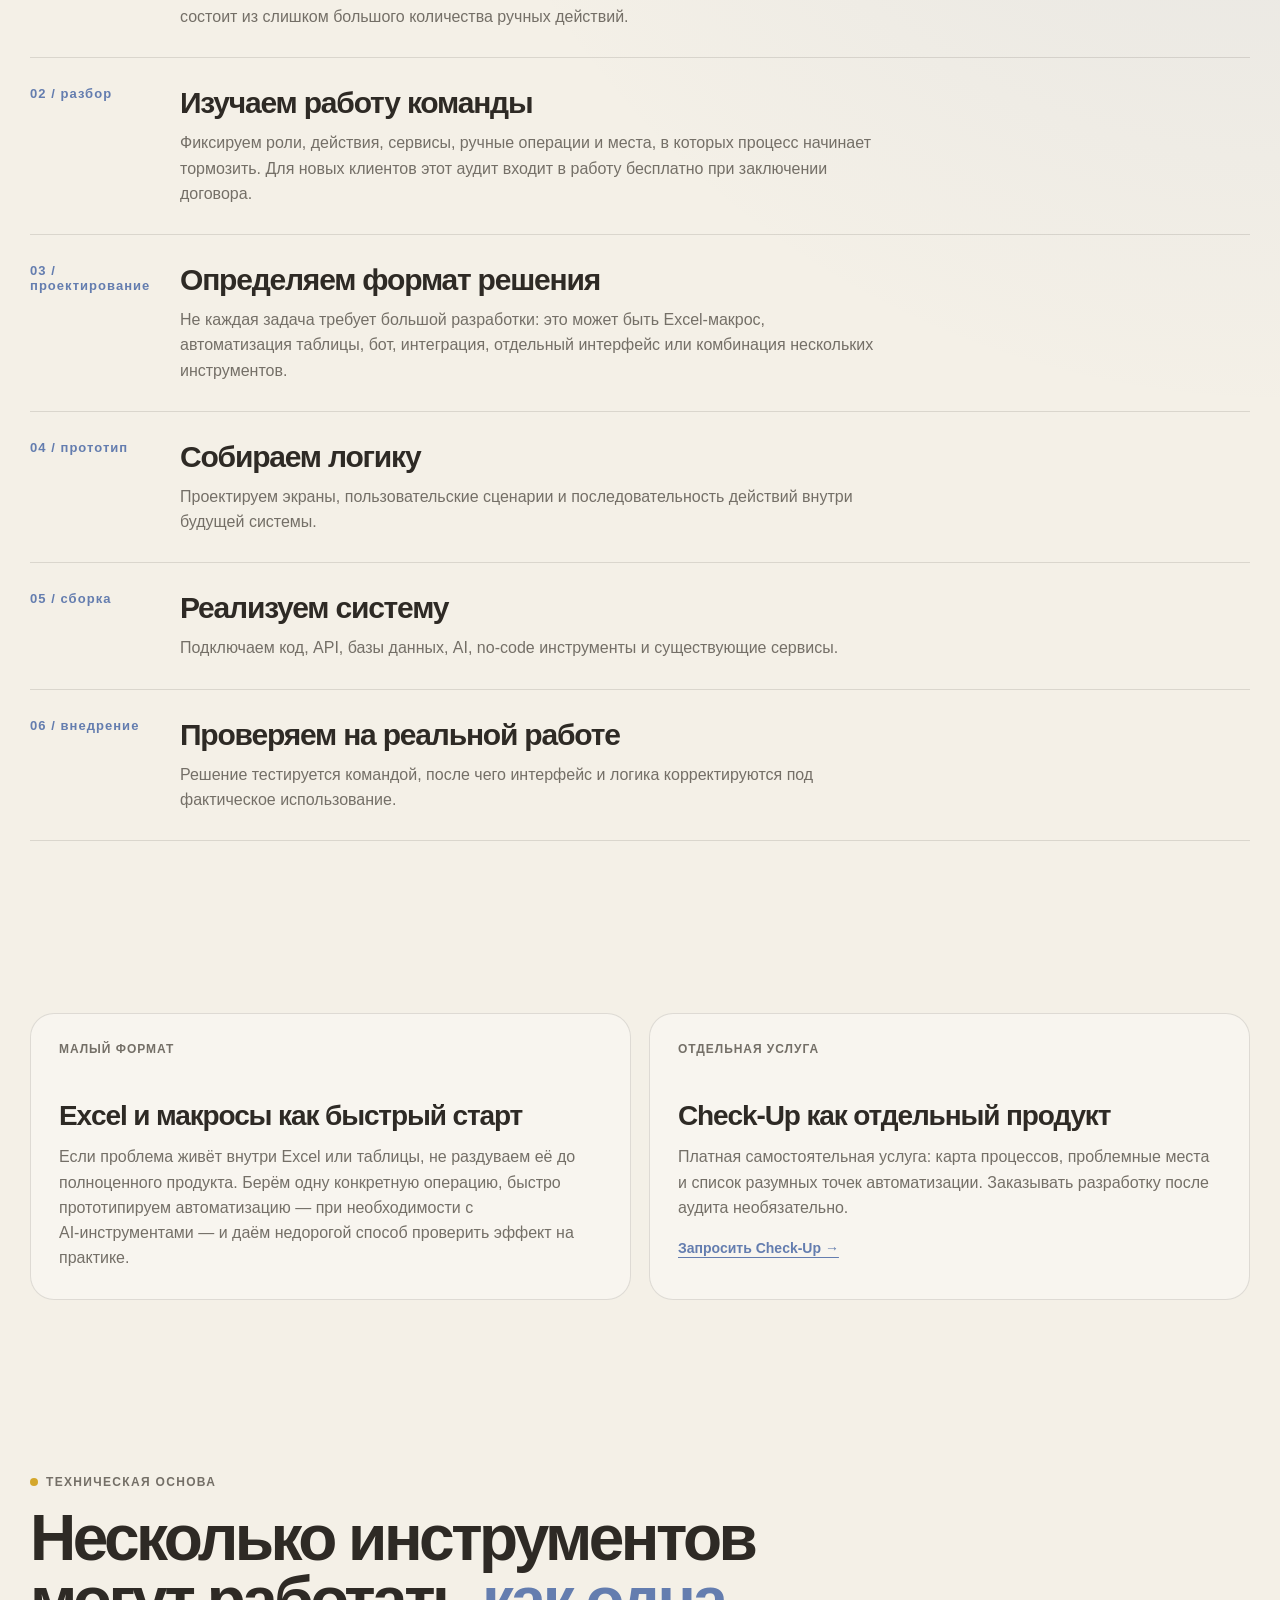
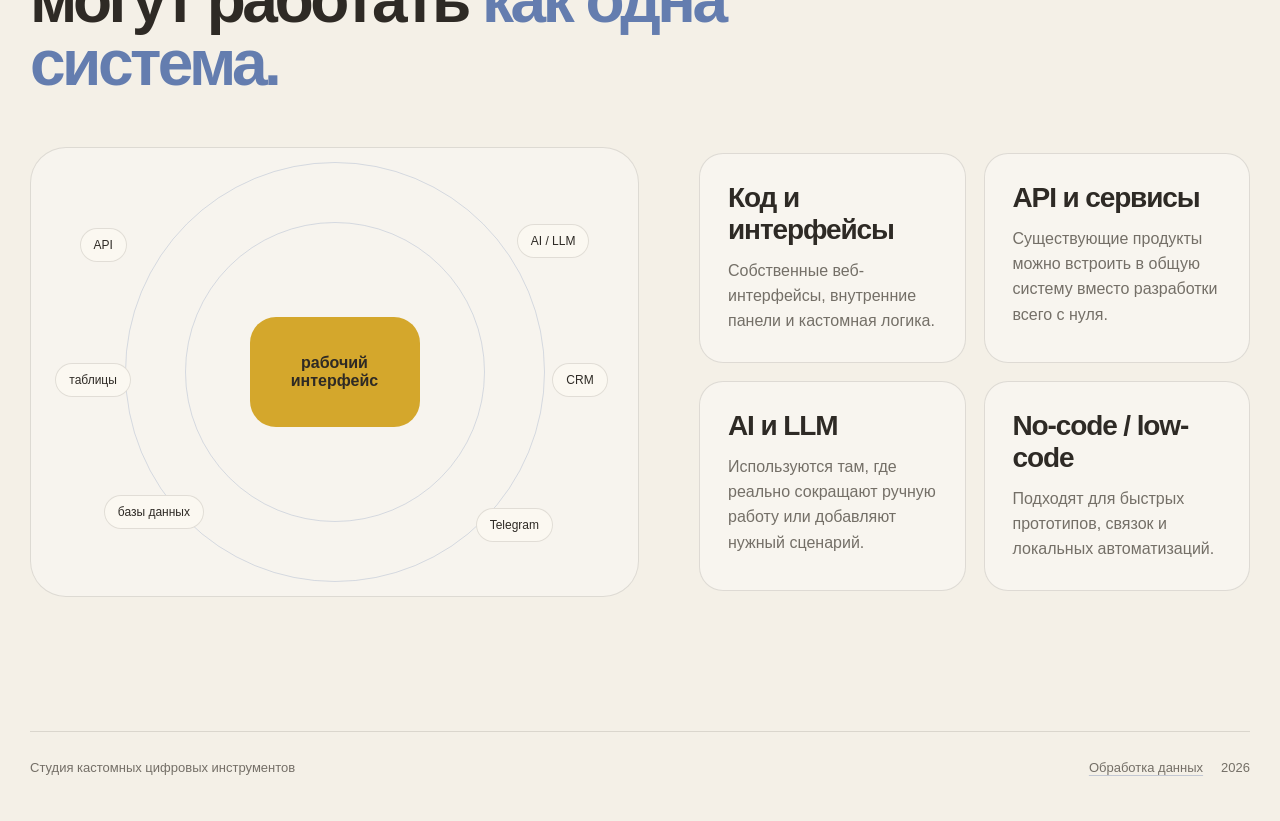
<file: approach.html>
<!doctype html>
<html lang="ru">
<head>
  <meta charset="utf-8">
  <meta name="viewport" content="width=device-width,initial-scale=1">
  <meta name="theme-color" content="#F4F0E7">
  <meta name="application-name" content="Tools for your work">
  <meta name="apple-mobile-web-app-capable" content="yes">
  <meta name="apple-mobile-web-app-status-bar-style" content="default">
  <link rel="manifest" href="/custom-tools-studio/manifest.webmanifest">
  <link rel="apple-touch-icon" href="https://bpdqosfgxqawbzljafgb.supabase.co/functions/v1/app-icon?size=192">
  <title>Как мы работаем — Tools for your work</title>
  <meta name="description" content="Сначала разбираем реальный рабочий процесс команды, затем проектируем и собираем под него кастомный цифровой инструмент.">
  <meta name="robots" content="index,follow,max-image-preview:large">
  <link rel="canonical" href="https://toolsforyourwork.github.io/custom-tools-studio/approach.html">

  <meta property="og:locale" content="ru_RU">
  <meta property="og:type" content="website">
  <meta property="og:site_name" content="Tools for your work">
  <meta property="og:title" content="Как мы работаем">
  <meta property="og:description" content="Разбираем процесс, проектируем решение, собираем систему и проверяем её на реальной работе.">
  <meta property="og:url" content="https://toolsforyourwork.github.io/custom-tools-studio/approach.html">
  <meta property="og:image" content="https://bpdqosfgxqawbzljafgb.supabase.co/functions/v1/og-image?title=%D0%9A%D0%B0%D0%BA%20%D0%BC%D1%8B%20%D1%80%D0%B0%D0%B1%D0%BE%D1%82%D0%B0%D0%B5%D0%BC&amp;subtitle=%D0%A0%D0%B0%D0%B7%D0%B1%D0%B8%D1%80%D0%B0%D0%B5%D0%BC%20%D0%BF%D1%80%D0%BE%D1%86%D0%B5%D1%81%D1%81%2C%20%D0%BF%D1%80%D0%BE%D0%B5%D0%BA%D1%82%D0%B8%D1%80%D1%83%D0%B5%D0%BC%20%D1%80%D0%B5%D1%88%D0%B5%D0%BD%D0%B8%D0%B5%2C%20%D1%81%D0%BE%D0%B1%D0%B8%D1%80%D0%B0%D0%B5%D0%BC%20%D1%81%D0%B8%D1%81%D1%82%D0%B5%D0%BC%D1%83%20%D0%B8%20%D0%BF%D1%80%D0%BE%D0%B2%D0%B5%D1%80%D1%8F%D0%B5%D0%BC%20%D0%B5%D1%91%20%D0%BD%D0%B0%20%D1%80%D0%B5%D0%B0%D0%BB%D1%8C%D0%BD%D0%BE%D0%B9%20%D1%80%D0%B0%D0%B1%D0%BE%D1%82%D0%B5.">
  <meta property="og:image:width" content="1200">
  <meta property="og:image:height" content="630">
  <meta property="og:image:type" content="image/png">

  <meta name="twitter:card" content="summary_large_image">
  <meta name="twitter:title" content="Как мы работаем">
  <meta name="twitter:description" content="Разбираем процесс, проектируем решение, собираем систему и проверяем её на реальной работе.">
  <meta name="twitter:image" content="https://bpdqosfgxqawbzljafgb.supabase.co/functions/v1/og-image?title=%D0%9A%D0%B0%D0%BA%20%D0%BC%D1%8B%20%D1%80%D0%B0%D0%B1%D0%BE%D1%82%D0%B0%D0%B5%D0%BC&amp;subtitle=%D0%A0%D0%B0%D0%B7%D0%B1%D0%B8%D1%80%D0%B0%D0%B5%D0%BC%20%D0%BF%D1%80%D0%BE%D1%86%D0%B5%D1%81%D1%81%2C%20%D0%BF%D1%80%D0%BE%D0%B5%D0%BA%D1%82%D0%B8%D1%80%D1%83%D0%B5%D0%BC%20%D1%80%D0%B5%D1%88%D0%B5%D0%BD%D0%B8%D0%B5%2C%20%D1%81%D0%BE%D0%B1%D0%B8%D1%80%D0%B0%D0%B5%D0%BC%20%D1%81%D0%B8%D1%81%D1%82%D0%B5%D0%BC%D1%83%20%D0%B8%20%D0%BF%D1%80%D0%BE%D0%B2%D0%B5%D1%80%D1%8F%D0%B5%D0%BC%20%D0%B5%D1%91%20%D0%BD%D0%B0%20%D1%80%D0%B5%D0%B0%D0%BB%D1%8C%D0%BD%D0%BE%D0%B9%20%D1%80%D0%B0%D0%B1%D0%BE%D1%82%D0%B5.">

  <link rel="icon" type="image/svg+xml" href="favicon.svg">
  <link rel="stylesheet" href="styles.css">
</head>
<body>

<canvas id="network"></canvas>
<header class="header" id="header">
  <div class="container header__inner">
    <a class="brand" href="index.html">
      <span class="brand__mark"><span></span></span>
      <span>studio</span>
    </a>

    <nav class="nav" id="nav">
      <a href="index.html" class="">Главная</a>
<a href="approach.html" class="active">Как работаем</a>
<a href="projects.html" class="">Проекты</a>
<a href="identity.html" class="">Айдентика</a>
<a href="contacts.html" class="">Контакты и ресурсы</a>
<a href="request.html" class="nav-cta">Отправить заявку</a>
    </nav>

    <button class="menu" id="menu" type="button" aria-label="Меню" aria-controls="nav" aria-expanded="false">
      <span></span><span></span>
    </button>
  </div>
</header>

<main class="page">

  <section class="page-hero">
    <div class="container">
      <div class="eyebrow">подход</div>
      <h1>Как мы работаем</h1>
      <p>
        Наша задача — не заставить команду подстроиться под очередную программу, а собрать решение вокруг её реального рабочего процесса.
      </p>
    </div>
  </section>

  <section class="section tight">
    <div class="container">
      <div class="comparison reveal">

        <article class="compare">
          <h3>Готовое решение</h3>
          <div class="points">
            <div class="point"><span>1</span><div>Сначала выбирается программа, затем команда перестраивает работу под её логику.</div></div>
            <div class="point"><span>2</span><div>Часть функций оказывается лишней, а нужных сценариев может не быть.</div></div>
            <div class="point"><span>3</span><div>Данные остаются разбросаны между CRM, таблицами, чатами и другими сервисами.</div></div>
          </div>

          <div class="compare-diagram">
            <div class="chain">
              <span class="box">CRM</span><span class="arrow">→</span>
              <span class="box">таблица</span><span class="arrow">→</span>
              <span class="box">чат</span><span class="arrow">→</span>
              <span class="box">сервис</span>
            </div>
          </div>
        </article>

        <article class="compare custom">
          <h3>Наш подход</h3>
          <div class="points">
            <div class="point"><span>1</span><div>Сначала разбирается реальный процесс команды.</div></div>
            <div class="point"><span>2</span><div>После этого проектируется инструмент под конкретные роли и действия.</div></div>
            <div class="point"><span>3</span><div>Нужные сервисы связываются внутри одной понятной системы.</div></div>
          </div>

          <div class="compare-diagram">
            <div class="hub">
              <svg>
                <line x1="16%" y1="18%" x2="50%" y2="50%"/>
                <line x1="84%" y1="18%" x2="50%" y2="50%"/>
                <line x1="16%" y1="82%" x2="50%" y2="50%"/>
                <line x1="84%" y1="82%" x2="50%" y2="50%"/>
              </svg>
              <div class="hub-center">единый<br>интерфейс</div>
              <div class="hub-item i1">CRM</div>
              <div class="hub-item i2">AI</div>
              <div class="hub-item i3">Telegram</div>
              <div class="hub-item i4">данные</div>
            </div>
          </div>
        </article>

      </div>
    </div>
  </section>

  <section class="section">
    <div class="container">
      <div class="eyebrow">этапы</div>
      <h2>Работа строится <span class="accent">по понятной последовательности.</span></h2>

      <div class="steps">
        <div class="step reveal"><div class="step__num">01 / запрос</div><div><h3>Формулируем проблему</h3><p>Команда описывает процесс, который занимает много времени, неудобно устроен или состоит из слишком большого количества ручных действий.</p></div></div>
        <div class="step reveal"><div class="step__num">02 / разбор</div><div><h3>Изучаем работу команды</h3><p>Фиксируем роли, действия, сервисы, ручные операции и места, в которых процесс начинает тормозить. Для новых клиентов этот аудит входит в работу бесплатно при заключении договора.</p></div></div>
        <div class="step reveal"><div class="step__num">03 / проектирование</div><div><h3>Определяем формат решения</h3><p>Не каждая задача требует большой разработки: это может быть Excel‑макрос, автоматизация таблицы, бот, интеграция, отдельный интерфейс или комбинация нескольких инструментов.</p></div></div>
        <div class="step reveal"><div class="step__num">04 / прототип</div><div><h3>Собираем логику</h3><p>Проектируем экраны, пользовательские сценарии и последовательность действий внутри будущей системы.</p></div></div>
        <div class="step reveal"><div class="step__num">05 / сборка</div><div><h3>Реализуем систему</h3><p>Подключаем код, API, базы данных, AI, no-code инструменты и существующие сервисы.</p></div></div>
        <div class="step reveal"><div class="step__num">06 / внедрение</div><div><h3>Проверяем на реальной работе</h3><p>Решение тестируется командой, после чего интерфейс и логика корректируются под фактическое использование.</p></div></div>
      </div>
    </div>
  </section>

  <section class="section tight">
    <div class="container">
      <div class="grid-2 product-choice">
        <article class="card reveal">
          <div class="small">малый формат</div>
          <h3>Excel и макросы как быстрый старт</h3>
          <p>Если проблема живёт внутри Excel или таблицы, не раздуваем её до полноценного продукта. Берём одну конкретную операцию, быстро прототипируем автоматизацию — при необходимости с AI‑инструментами — и даём недорогой способ проверить эффект на практике.</p>
        </article>
        <article class="card reveal">
          <div class="small">отдельная услуга</div>
          <h3>Check‑Up как отдельный продукт</h3>
          <p>Платная самостоятельная услуга: карта процессов, проблемные места и список разумных точек автоматизации. Заказывать разработку после аудита необязательно.</p>
          <a class="text-link" href="request.html?topic=checkup">Запросить Check-Up →</a>
        </article>
      </div>
    </div>
  </section>

  <section class="section">
    <div class="container">
      <div class="eyebrow">техническая основа</div>
      <h2>Несколько инструментов могут работать <span class="accent">как одна система.</span></h2>

      <div class="tech-grid">
        <div class="orbit reveal">
          <div class="ring r1"></div><div class="ring r2"></div>
          <div class="orbit-center">рабочий<br>интерфейс</div>
          <span class="orbit-item o1">API</span>
          <span class="orbit-item o2">AI / LLM</span>
          <span class="orbit-item o3">CRM</span>
          <span class="orbit-item o4">Telegram</span>
          <span class="orbit-item o5">базы данных</span>
          <span class="orbit-item o6">таблицы</span>
        </div>

        <div class="grid-2" style="margin-top:0">
          <article class="card reveal"><h3>Код и интерфейсы</h3><p>Собственные веб-интерфейсы, внутренние панели и кастомная логика.</p></article>
          <article class="card reveal"><h3>API и сервисы</h3><p>Существующие продукты можно встроить в общую систему вместо разработки всего с нуля.</p></article>
          <article class="card reveal"><h3>AI и LLM</h3><p>Используются там, где реально сокращают ручную работу или добавляют нужный сценарий.</p></article>
          <article class="card reveal"><h3>No-code / low-code</h3><p>Подходят для быстрых прототипов, связок и локальных автоматизаций.</p></article>
        </div>
      </div>
    </div>
  </section>

</main>

<footer class="footer">
  <div class="container footer__inner">
    <span>Студия кастомных цифровых инструментов</span>
    <div class="footer__meta"><a href="privacy.html">Обработка данных</a><span data-year></span></div>
  </div>
</footer>
<script src="script.js"></script>
</body></html>
</file>
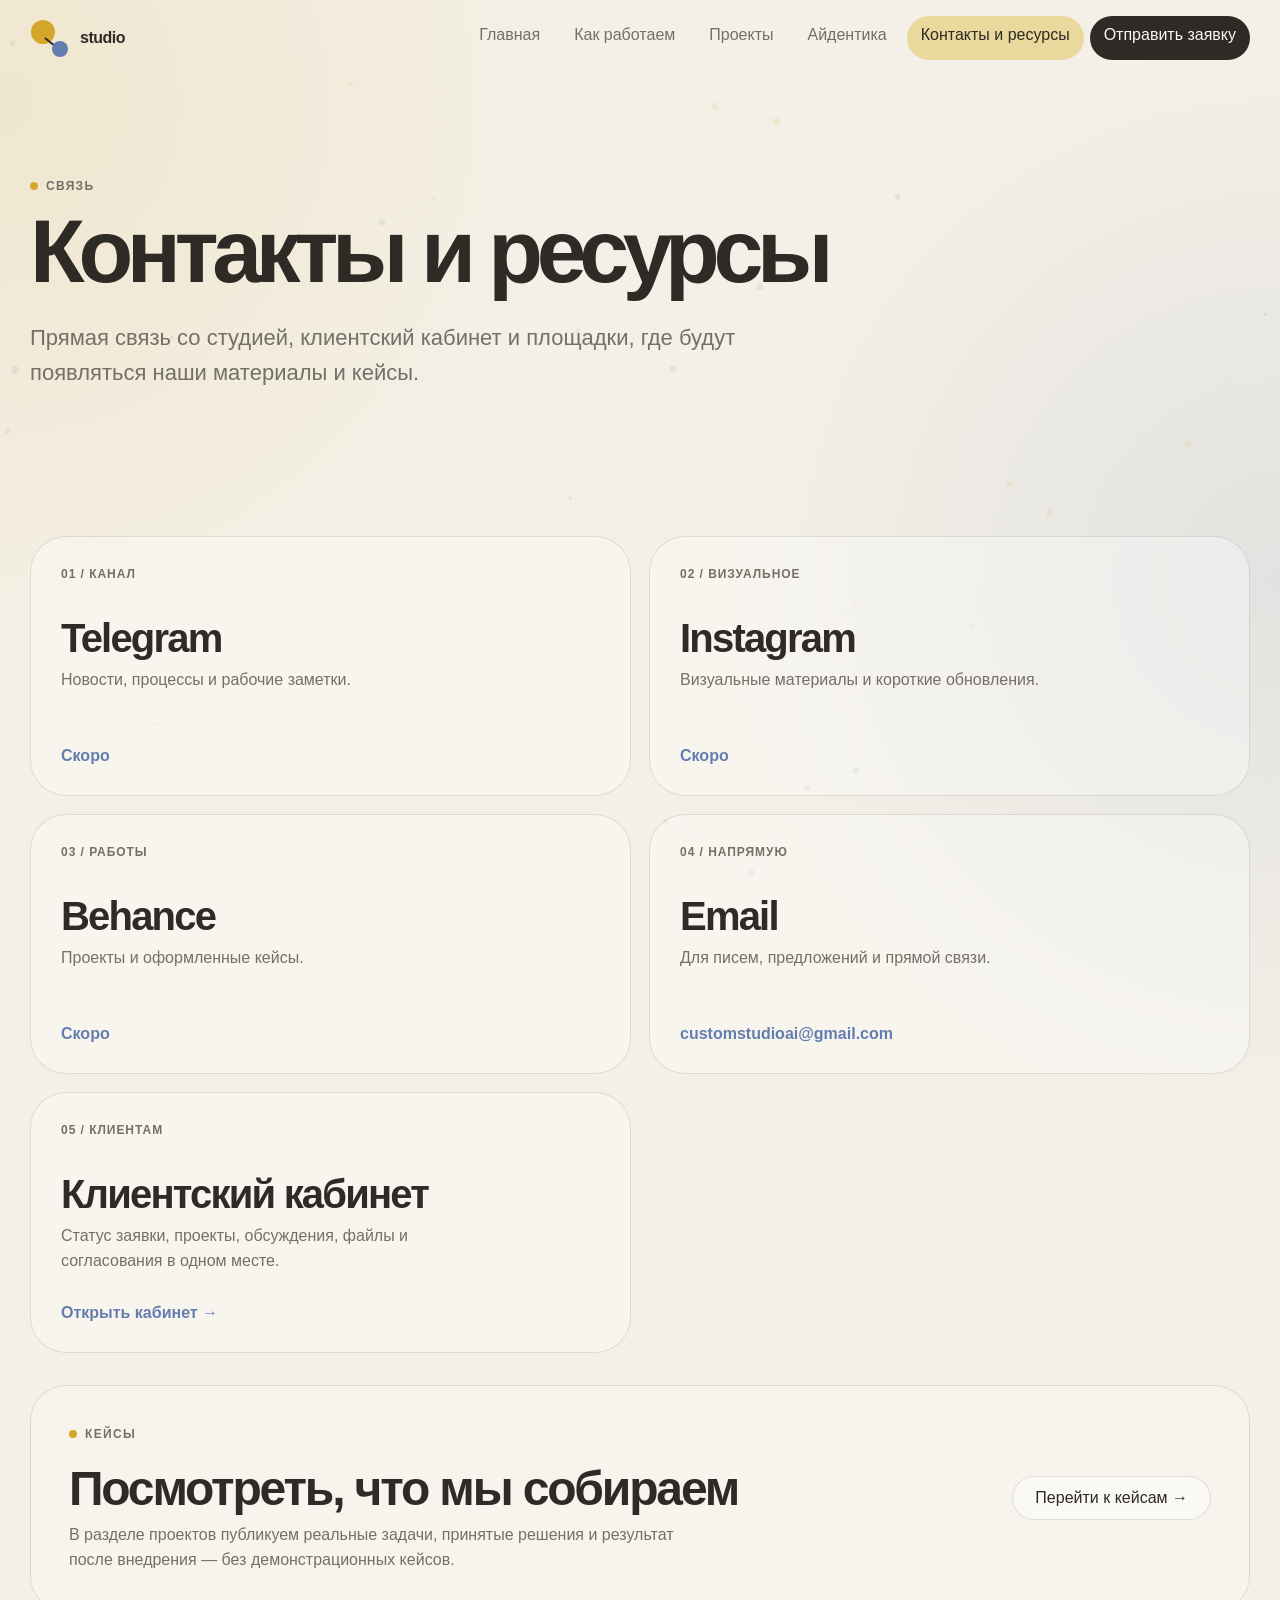
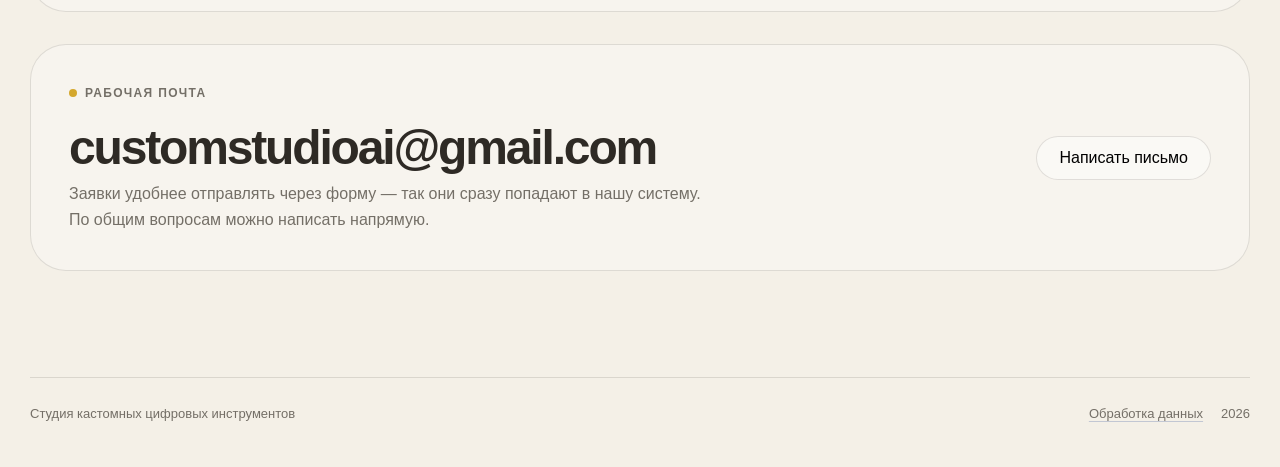
<file: contacts.html>
<!doctype html>
<html lang="ru">
<head>
  <meta charset="utf-8">
  <meta name="viewport" content="width=device-width,initial-scale=1">
  <meta name="theme-color" content="#F4F0E7">
  <meta name="application-name" content="Tools for your work">
  <meta name="apple-mobile-web-app-capable" content="yes">
  <meta name="apple-mobile-web-app-status-bar-style" content="default">
  <link rel="manifest" href="/custom-tools-studio/manifest.webmanifest">
  <link rel="apple-touch-icon" href="https://bpdqosfgxqawbzljafgb.supabase.co/functions/v1/app-icon?size=192">
  <title>Контакты и ресурсы — Tools for your work</title>
  <meta name="description" content="Telegram, Instagram, Behance и прямые контакты студии кастомных цифровых инструментов.">
  <meta name="robots" content="index,follow,max-image-preview:large">
  <link rel="canonical" href="https://toolsforyourwork.github.io/custom-tools-studio/contacts.html">

  <meta property="og:locale" content="ru_RU">
  <meta property="og:type" content="website">
  <meta property="og:site_name" content="Tools for your work">
  <meta property="og:title" content="Контакты и ресурсы">
  <meta property="og:description" content="Площадки, работы, обновления и прямые контакты студии.">
  <meta property="og:url" content="https://toolsforyourwork.github.io/custom-tools-studio/contacts.html">
  <meta property="og:image" content="https://bpdqosfgxqawbzljafgb.supabase.co/functions/v1/og-image?title=%D0%9D%D0%B0%D1%88%D0%B8%20%D1%80%D0%B5%D1%81%D1%83%D1%80%D1%81%D1%8B&amp;subtitle=%D0%9F%D0%BB%D0%BE%D1%89%D0%B0%D0%B4%D0%BA%D0%B8%2C%20%D1%80%D0%B0%D0%B1%D0%BE%D1%82%D1%8B%2C%20%D0%BE%D0%B1%D0%BD%D0%BE%D0%B2%D0%BB%D0%B5%D0%BD%D0%B8%D1%8F%20%D0%B8%20%D0%BF%D1%80%D1%8F%D0%BC%D1%8B%D0%B5%20%D0%BA%D0%BE%D0%BD%D1%82%D0%B0%D0%BA%D1%82%D1%8B%20%D1%81%D1%82%D1%83%D0%B4%D0%B8%D0%B8.">
  <meta property="og:image:width" content="1200">
  <meta property="og:image:height" content="630">
  <meta property="og:image:type" content="image/png">

  <meta name="twitter:card" content="summary_large_image">
  <meta name="twitter:title" content="Наши ресурсы">
  <meta name="twitter:description" content="Площадки, работы, обновления и прямые контакты студии.">
  <meta name="twitter:image" content="https://bpdqosfgxqawbzljafgb.supabase.co/functions/v1/og-image?title=%D0%9D%D0%B0%D1%88%D0%B8%20%D1%80%D0%B5%D1%81%D1%83%D1%80%D1%81%D1%8B&amp;subtitle=%D0%9F%D0%BB%D0%BE%D1%89%D0%B0%D0%B4%D0%BA%D0%B8%2C%20%D1%80%D0%B0%D0%B1%D0%BE%D1%82%D1%8B%2C%20%D0%BE%D0%B1%D0%BD%D0%BE%D0%B2%D0%BB%D0%B5%D0%BD%D0%B8%D1%8F%20%D0%B8%20%D0%BF%D1%80%D1%8F%D0%BC%D1%8B%D0%B5%20%D0%BA%D0%BE%D0%BD%D1%82%D0%B0%D0%BA%D1%82%D1%8B%20%D1%81%D1%82%D1%83%D0%B4%D0%B8%D0%B8.">

  <link rel="icon" type="image/svg+xml" href="favicon.svg">
  <link rel="stylesheet" href="styles.css">
</head>
<body>

<canvas id="network"></canvas>
<header class="header" id="header">
  <div class="container header__inner">
    <a class="brand" href="index.html">
      <span class="brand__mark"><span></span></span>
      <span>studio</span>
    </a>

    <nav class="nav" id="nav">
      <a href="index.html" class="">Главная</a>
      <a href="approach.html" class="">Как работаем</a>
      <a href="projects.html" class="">Проекты</a>
      <a href="identity.html" class="">Айдентика</a>
      <a href="contacts.html" class="active">Контакты и ресурсы</a>
      <a href="request.html" class="nav-cta">Отправить заявку</a>
    </nav>

    <button class="menu" id="menu" type="button" aria-label="Меню" aria-controls="nav" aria-expanded="false">
      <span></span><span></span>
    </button>
  </div>
</header>

<main class="page">
  <section class="page-hero">
    <div class="container">
      <div class="eyebrow">связь</div>
      <h1>Контакты и ресурсы</h1>
      <p>Прямая связь со студией, клиентский кабинет и площадки, где будут появляться наши материалы и кейсы.</p>
    </div>
  </section>

  <section class="section tight">
    <div class="container">
      <div class="resource-grid">
        <a class="resource-card reveal" data-resource="telegram" href="#">
          <div class="small">01 / канал</div>
          <h2>Telegram</h2>
          <p>Новости, процессы и рабочие заметки.</p>
          <span class="resource-value">Скоро</span>
        </a>

        <a class="resource-card reveal" data-resource="instagram" href="#">
          <div class="small">02 / визуальное</div>
          <h2>Instagram</h2>
          <p>Визуальные материалы и короткие обновления.</p>
          <span class="resource-value">Скоро</span>
        </a>

        <a class="resource-card reveal" data-resource="behance" href="#">
          <div class="small">03 / работы</div>
          <h2>Behance</h2>
          <p>Проекты и оформленные кейсы.</p>
          <span class="resource-value">Скоро</span>
        </a>

        <a class="resource-card reveal" data-resource="email" href="#email" data-email-chooser>
          <div class="small">04 / напрямую</div>
          <h2>Email</h2>
          <p>Для писем, предложений и прямой связи.</p>
          <span class="resource-value">Выбрать почту →</span>
        </a>

        <a class="resource-card reveal" href="client/">
          <div class="small">05 / клиентам</div>
          <h2>Клиентский кабинет</h2>
          <p>Статус заявки, проекты, обсуждения, файлы и согласования в одном месте.</p>
          <span class="resource-value">Открыть кабинет →</span>
        </a>
      </div>

      <div class="contact-direct reveal">
        <div>
          <div class="eyebrow">кейсы</div>
          <h2>Посмотреть, что мы собираем</h2>
          <p>В разделе проектов публикуем реальные задачи, принятые решения и результат после внедрения — без демонстрационных кейсов.</p>
        </div>
        <a class="btn ghost" href="projects.html">Перейти к кейсам →</a>
      </div>

      <div class="contact-direct reveal">
        <div>
          <div class="eyebrow">рабочая почта</div>
          <h2>customstudioai@gmail.com</h2>
          <p>Заявки удобнее отправлять через форму — так они сразу попадают в нашу систему. По общим вопросам можно написать напрямую.</p>
        </div>
        <button class="btn ghost" type="button" data-email-chooser>Написать письмо</button>
      </div>
    </div>
  </section>
</main>

<div class="mail-chooser is-hidden" id="mail-chooser" aria-hidden="true">
  <div class="mail-chooser__backdrop" data-mail-close></div>
  <div class="mail-chooser__dialog" role="dialog" aria-modal="true" aria-labelledby="mail-chooser-title">
    <button class="mail-chooser__close" type="button" data-mail-close aria-label="Закрыть">×</button>
    <div class="eyebrow">написать нам</div>
    <h2 id="mail-chooser-title">Через какую почту открыть письмо?</h2>
    <p class="mail-chooser__lead">Мы подставим адрес студии. Если в выбранной почте ты уже авторизован, сразу откроется новое письмо.</p>

    <div class="mail-chooser__grid">
      <a class="mail-option" data-mail-provider="gmail" target="_blank" rel="noopener noreferrer">
        <strong>Gmail</strong>
        <span>Открыть новое письмо в Gmail</span>
      </a>
      <a class="mail-option" data-mail-provider="outlook" target="_blank" rel="noopener noreferrer">
        <strong>Outlook</strong>
        <span>Открыть Outlook в браузере</span>
      </a>
      <a class="mail-option" data-mail-provider="yandex" target="_blank" rel="noopener noreferrer">
        <strong>Яндекс Почта</strong>
        <span>Открыть форму нового письма</span>
      </a>
      <a class="mail-option" data-mail-provider="mailru" target="_blank" rel="noopener noreferrer">
        <strong>Mail.ru</strong>
        <span>Открыть форму нового письма</span>
      </a>
      <button class="mail-option mail-option--copy" type="button" data-mail-copy>
        <strong>Скопировать email</strong>
        <span>customstudioai@gmail.com</span>
      </button>
    </div>

    <p class="mail-chooser__status" id="mail-copy-status" role="status"></p>
  </div>
</div>

<footer class="footer">
  <div class="container footer__inner">
    <span>Студия кастомных цифровых инструментов</span>
    <div class="footer__meta"><a href="privacy.html">Обработка данных</a><span data-year></span></div>
  </div>
</footer>
<script src="script.js"></script>
</body></html>
</file>
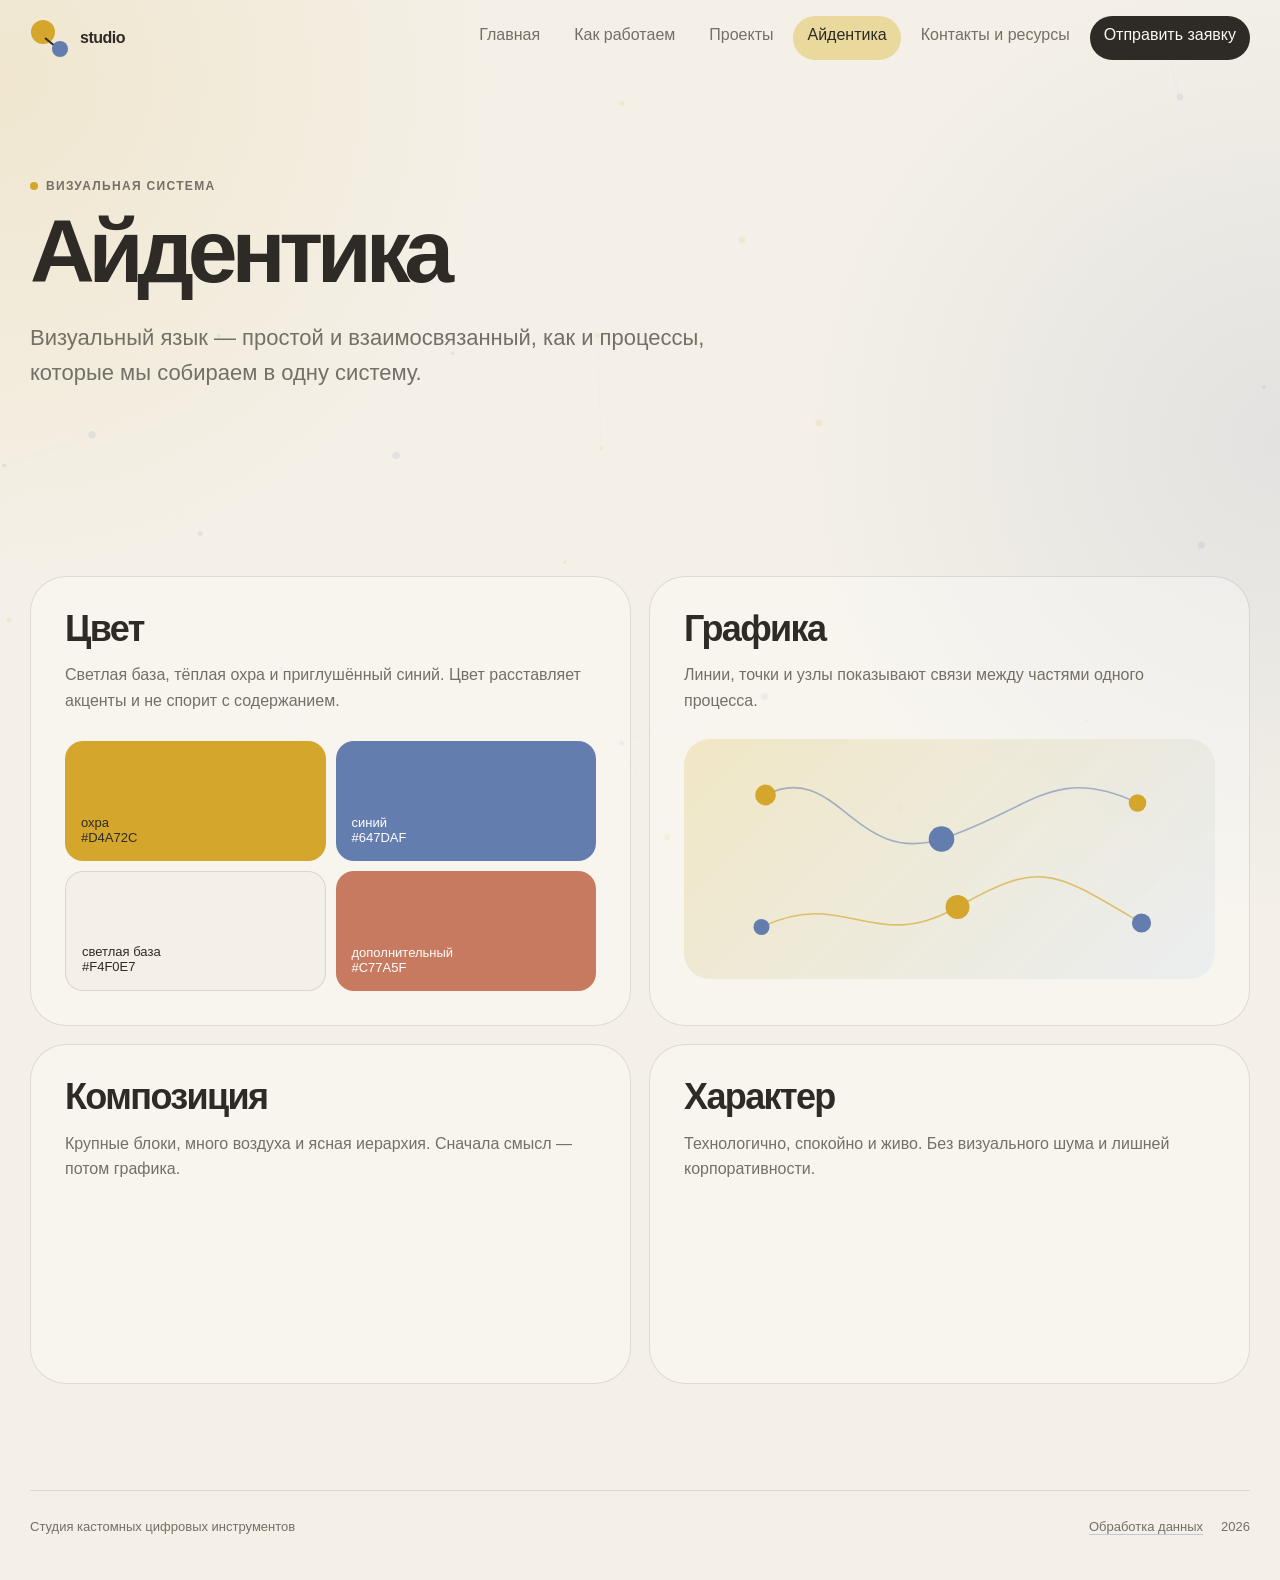
<file: identity.html>
<!doctype html>
<html lang="ru">
<head>
  <meta charset="utf-8">
  <meta name="viewport" content="width=device-width,initial-scale=1">
  <meta name="theme-color" content="#F4F0E7">
  <meta name="application-name" content="Tools for your work">
  <meta name="apple-mobile-web-app-capable" content="yes">
  <meta name="apple-mobile-web-app-status-bar-style" content="default">
  <link rel="manifest" href="/custom-tools-studio/manifest.webmanifest">
  <link rel="apple-touch-icon" href="https://bpdqosfgxqawbzljafgb.supabase.co/functions/v1/app-icon?size=192">
  <title>Айдентика — Tools for your work</title>
  <meta name="description" content="Визуальная система студии кастомных цифровых инструментов: цвет, графика, композиция и характер.">
  <meta name="robots" content="index,follow,max-image-preview:large">
  <link rel="canonical" href="https://toolsforyourwork.github.io/custom-tools-studio/identity.html">

  <meta property="og:locale" content="ru_RU">
  <meta property="og:type" content="website">
  <meta property="og:site_name" content="Tools for your work">
  <meta property="og:title" content="Айдентика студии">
  <meta property="og:description" content="Спокойная технологичная визуальная система: связи, узлы, воздух и ясная иерархия.">
  <meta property="og:url" content="https://toolsforyourwork.github.io/custom-tools-studio/identity.html">
  <meta property="og:image" content="https://bpdqosfgxqawbzljafgb.supabase.co/functions/v1/og-image?title=%D0%90%D0%B9%D0%B4%D0%B5%D0%BD%D1%82%D0%B8%D0%BA%D0%B0%20%D1%81%D1%82%D1%83%D0%B4%D0%B8%D0%B8&amp;subtitle=%D0%A1%D0%BF%D0%BE%D0%BA%D0%BE%D0%B9%D0%BD%D0%B0%D1%8F%20%D1%82%D0%B5%D1%85%D0%BD%D0%BE%D0%BB%D0%BE%D0%B3%D0%B8%D1%87%D0%BD%D0%B0%D1%8F%20%D0%B2%D0%B8%D0%B7%D1%83%D0%B0%D0%BB%D1%8C%D0%BD%D0%B0%D1%8F%20%D1%81%D0%B8%D1%81%D1%82%D0%B5%D0%BC%D0%B0%3A%20%D1%81%D0%B2%D1%8F%D0%B7%D0%B8%2C%20%D1%83%D0%B7%D0%BB%D1%8B%2C%20%D0%B2%D0%BE%D0%B7%D0%B4%D1%83%D1%85%20%D0%B8%20%D1%8F%D1%81%D0%BD%D0%B0%D1%8F%20%D0%B8%D0%B5%D1%80%D0%B0%D1%80%D1%85%D0%B8%D1%8F.">
  <meta property="og:image:width" content="1200">
  <meta property="og:image:height" content="630">
  <meta property="og:image:type" content="image/png">

  <meta name="twitter:card" content="summary_large_image">
  <meta name="twitter:title" content="Айдентика студии">
  <meta name="twitter:description" content="Спокойная технологичная визуальная система: связи, узлы, воздух и ясная иерархия.">
  <meta name="twitter:image" content="https://bpdqosfgxqawbzljafgb.supabase.co/functions/v1/og-image?title=%D0%90%D0%B9%D0%B4%D0%B5%D0%BD%D1%82%D0%B8%D0%BA%D0%B0%20%D1%81%D1%82%D1%83%D0%B4%D0%B8%D0%B8&amp;subtitle=%D0%A1%D0%BF%D0%BE%D0%BA%D0%BE%D0%B9%D0%BD%D0%B0%D1%8F%20%D1%82%D0%B5%D1%85%D0%BD%D0%BE%D0%BB%D0%BE%D0%B3%D0%B8%D1%87%D0%BD%D0%B0%D1%8F%20%D0%B2%D0%B8%D0%B7%D1%83%D0%B0%D0%BB%D1%8C%D0%BD%D0%B0%D1%8F%20%D1%81%D0%B8%D1%81%D1%82%D0%B5%D0%BC%D0%B0%3A%20%D1%81%D0%B2%D1%8F%D0%B7%D0%B8%2C%20%D1%83%D0%B7%D0%BB%D1%8B%2C%20%D0%B2%D0%BE%D0%B7%D0%B4%D1%83%D1%85%20%D0%B8%20%D1%8F%D1%81%D0%BD%D0%B0%D1%8F%20%D0%B8%D0%B5%D1%80%D0%B0%D1%80%D1%85%D0%B8%D1%8F.">

  <link rel="icon" type="image/svg+xml" href="favicon.svg">
  <link rel="stylesheet" href="styles.css">
</head>
<body>

<canvas id="network"></canvas>
<header class="header" id="header">
  <div class="container header__inner">
    <a class="brand" href="index.html">
      <span class="brand__mark"><span></span></span>
      <span>studio</span>
    </a>

    <nav class="nav" id="nav">
      <a href="index.html" class="">Главная</a>
<a href="approach.html" class="">Как работаем</a>
<a href="projects.html" class="">Проекты</a>
<a href="identity.html" class="active">Айдентика</a>
<a href="contacts.html" class="">Контакты и ресурсы</a>
<a href="request.html" class="nav-cta">Отправить заявку</a>
    </nav>

    <button class="menu" id="menu" type="button" aria-label="Меню" aria-controls="nav" aria-expanded="false">
      <span></span><span></span>
    </button>
  </div>
</header>

<main class="page">

  <section class="page-hero">
    <div class="container">
      <div class="eyebrow">визуальная система</div>
      <h1>Айдентика</h1>
      <p>
        Визуальный язык — простой и взаимосвязанный, как и процессы, которые мы собираем в одну систему.
      </p>
    </div>
  </section>

  <section class="section tight">
    <div class="container identity-grid">

      <article class="identity-card reveal">
        <h2>Цвет</h2>
        <p>Светлая база, тёплая охра и приглушённый синий. Цвет расставляет акценты и не спорит с содержанием.</p>
        <div class="swatches">
          <div class="swatch sy">охра<br>#D4A72C</div>
          <div class="swatch sb">синий<br>#647DAF</div>
          <div class="swatch sc">светлая база<br>#F4F0E7</div>
          <div class="swatch sr">дополнительный<br>#C77A5F</div>
        </div>
      </article>

      <article class="identity-card reveal">
        <h2>Графика</h2>
        <p>Линии, точки и узлы показывают связи между частями одного процесса.</p>
        <div class="identity-demo">
          <svg viewBox="0 0 600 300">
            <path d="M70 70 C160 25 180 160 290 125 S430 30 535 80" fill="none" stroke="#647DAF" stroke-width="2" opacity=".55"/>
            <path d="M65 235 C170 185 205 270 310 210 S430 165 540 230" fill="none" stroke="#D4A72C" stroke-width="2" opacity=".65"/>
            <circle cx="70" cy="70" r="13" fill="#D4A72C"/>
            <circle cx="290" cy="125" r="16" fill="#647DAF"/>
            <circle cx="535" cy="80" r="11" fill="#D4A72C"/>
            <circle cx="65" cy="235" r="10" fill="#647DAF"/>
            <circle cx="310" cy="210" r="15" fill="#D4A72C"/>
            <circle cx="540" cy="230" r="12" fill="#647DAF"/>
          </svg>
        </div>
      </article>

      <article class="identity-card reveal">
        <h2>Композиция</h2>
        <p>Крупные блоки, много воздуха и ясная иерархия. Сначала смысл — потом графика.</p>
      </article>

      <article class="identity-card reveal">
        <h2>Характер</h2>
        <p>Технологично, спокойно и живо. Без визуального шума и лишней корпоративности.</p>
      </article>

    </div>
  </section>

</main>

<footer class="footer">
  <div class="container footer__inner">
    <span>Студия кастомных цифровых инструментов</span>
    <div class="footer__meta"><a href="privacy.html">Обработка данных</a><span data-year></span></div>
  </div>
</footer>
<script src="script.js"></script>
</body></html>
</file>
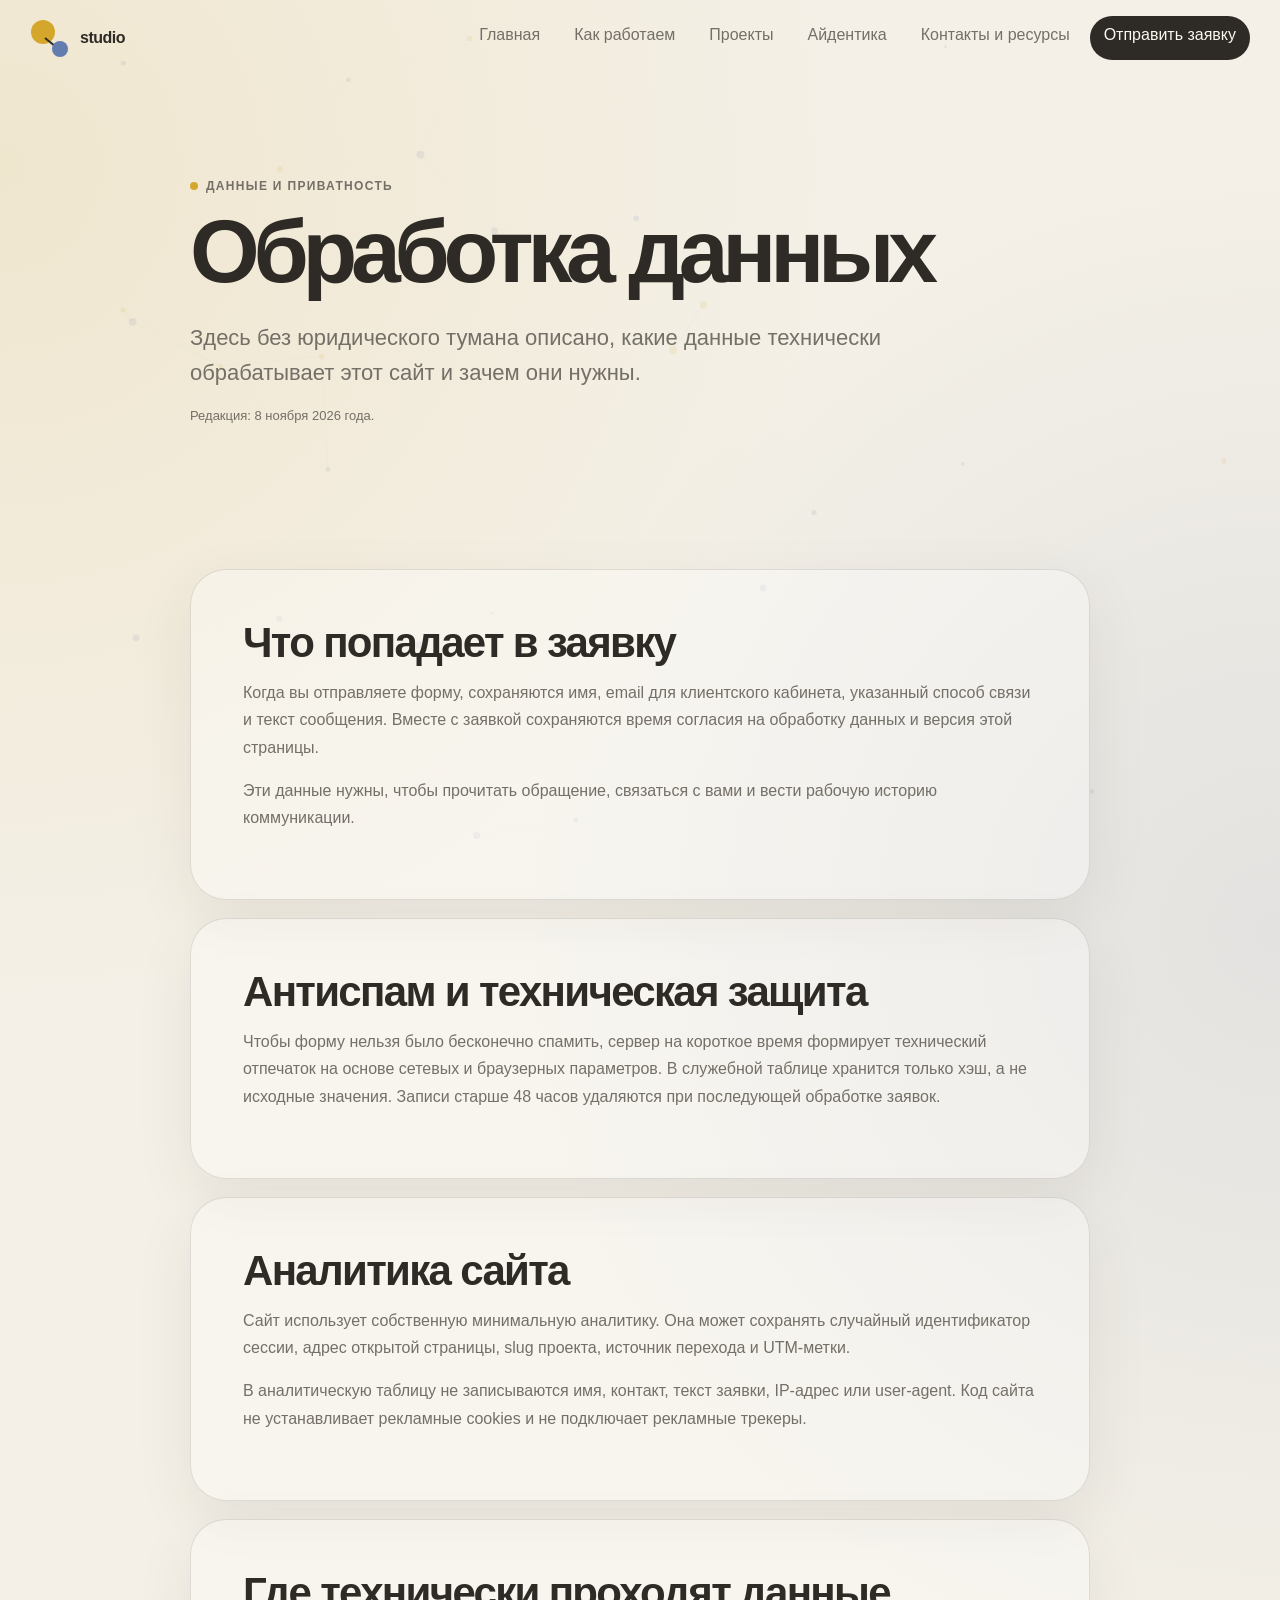
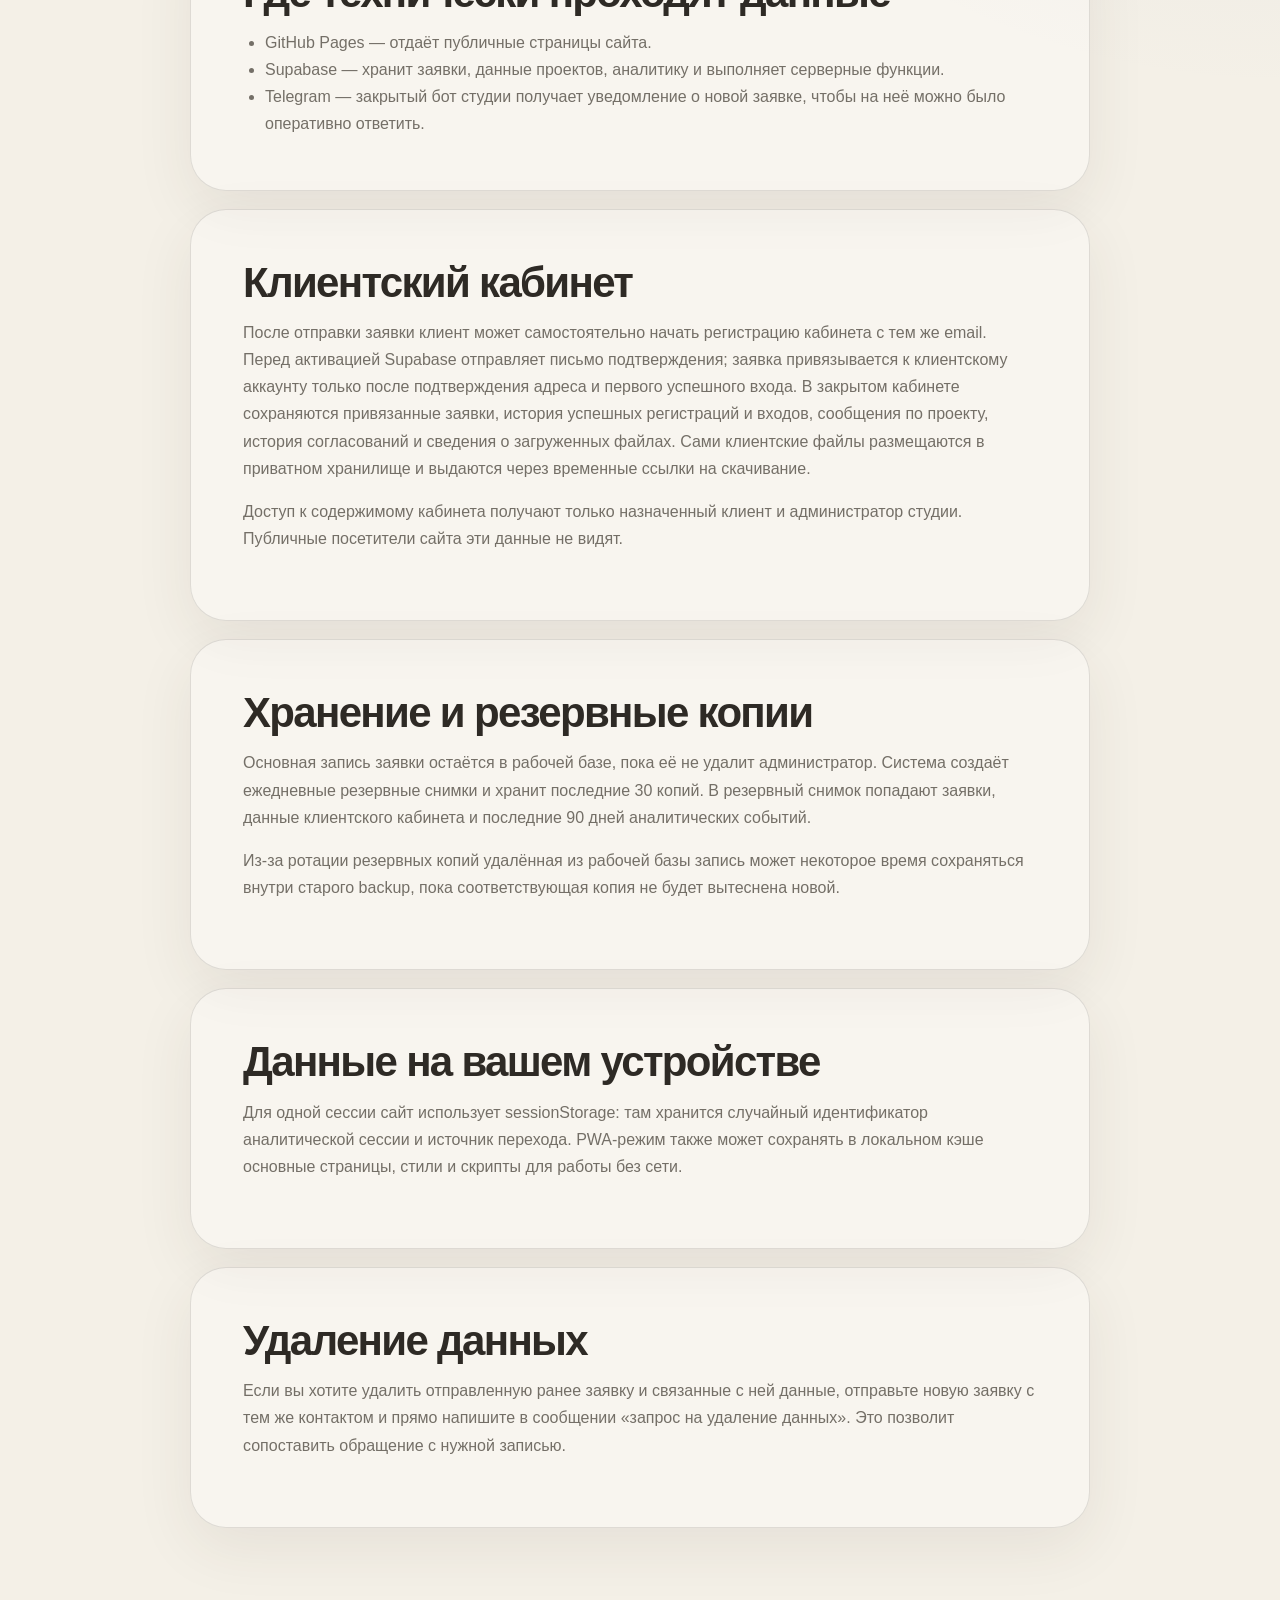
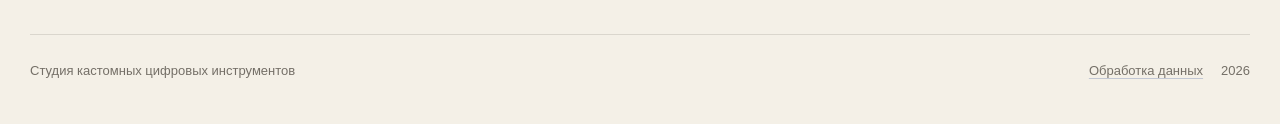
<file: privacy.html>
<!doctype html>
<html lang="ru">
<head>
  <meta charset="utf-8">
  <meta name="viewport" content="width=device-width,initial-scale=1">
  <meta name="theme-color" content="#F4F0E7">
  <meta name="application-name" content="Tools for your work">
  <meta name="apple-mobile-web-app-capable" content="yes">
  <meta name="apple-mobile-web-app-status-bar-style" content="default">
  <link rel="manifest" href="/custom-tools-studio/manifest.webmanifest">
  <link rel="apple-touch-icon" href="https://bpdqosfgxqawbzljafgb.supabase.co/functions/v1/app-icon?size=192">
  <title>Обработка данных — Tools for your work</title>
  <meta name="description" content="Какие данные обрабатывает сайт Tools for your work, зачем они нужны и как устроены заявки, аналитика и резервные копии.">
  <meta name="robots" content="index,follow">
  <link rel="canonical" href="https://toolsforyourwork.github.io/custom-tools-studio/privacy.html">
  <meta property="og:locale" content="ru_RU">
  <meta property="og:type" content="website">
  <meta property="og:site_name" content="Tools for your work">
  <meta property="og:title" content="Обработка данных">
  <meta property="og:description" content="Простое описание того, какие данные технически обрабатывает сайт и для чего.">
  <meta property="og:url" content="https://toolsforyourwork.github.io/custom-tools-studio/privacy.html">
  <meta property="og:image" content="https://bpdqosfgxqawbzljafgb.supabase.co/functions/v1/og-image?title=%D0%9E%D0%B1%D1%80%D0%B0%D0%B1%D0%BE%D1%82%D0%BA%D0%B0%20%D0%B4%D0%B0%D0%BD%D0%BD%D1%8B%D1%85&subtitle=%D0%9A%D0%B0%D0%BA%D0%B8%D0%B5%20%D0%B4%D0%B0%D0%BD%D0%BD%D1%8B%D0%B5%20%D1%82%D0%B5%D1%85%D0%BD%D0%B8%D1%87%D0%B5%D1%81%D0%BA%D0%B8%20%D0%BE%D0%B1%D1%80%D0%B0%D0%B1%D0%B0%D1%82%D1%8B%D0%B2%D0%B0%D0%B5%D1%82%20%D1%81%D0%B0%D0%B9%D1%82%20%D0%B8%20%D0%B7%D0%B0%D1%87%D0%B5%D0%BC.">
  <meta name="twitter:card" content="summary_large_image">
  <meta name="twitter:title" content="Обработка данных">
  <meta name="twitter:description" content="Какие данные технически обрабатывает сайт и зачем.">
  <link rel="icon" type="image/svg+xml" href="favicon.svg">
  <link rel="stylesheet" href="styles.css">
</head>
<body>
<canvas id="network"></canvas>
<header class="header" id="header">
  <div class="container header__inner">
    <a class="brand" href="index.html"><span class="brand__mark"><span></span></span><span>studio</span></a>
    <nav class="nav" id="nav">
      <a href="index.html">Главная</a>
      <a href="approach.html">Как работаем</a>
      <a href="projects.html">Проекты</a>
      <a href="identity.html">Айдентика</a>
      <a href="contacts.html">Контакты и ресурсы</a>
      <a href="request.html" class="nav-cta">Отправить заявку</a>
    </nav>
    <button class="menu" id="menu" type="button" aria-label="Меню" aria-controls="nav" aria-expanded="false"><span></span><span></span></button>
  </div>
</header>
<main class="page">
  <section class="page-hero">
    <div class="container legal-wrap">
      <div class="eyebrow">данные и приватность</div>
      <h1>Обработка данных</h1>
      <p>Здесь без юридического тумана описано, какие данные технически обрабатывает этот сайт и зачем они нужны.</p>
      <div class="legal-note">Редакция: 8 ноября 2026 года.</div>
    </div>
  </section>
  <section class="section tight">
    <div class="container legal-wrap">
      <article class="legal-card">
        <h2>Что попадает в заявку</h2>
        <p>Когда вы отправляете форму, сохраняются имя, email для клиентского кабинета, указанный способ связи и текст сообщения. Вместе с заявкой сохраняются время согласия на обработку данных и версия этой страницы.</p>
        <p>Эти данные нужны, чтобы прочитать обращение, связаться с вами и вести рабочую историю коммуникации.</p>
      </article>
      <article class="legal-card">
        <h2>Антиспам и техническая защита</h2>
        <p>Чтобы форму нельзя было бесконечно спамить, сервер на короткое время формирует технический отпечаток на основе сетевых и браузерных параметров. В служебной таблице хранится только хэш, а не исходные значения. Записи старше 48 часов удаляются при последующей обработке заявок.</p>
      </article>
      <article class="legal-card">
        <h2>Аналитика сайта</h2>
        <p>Сайт использует собственную минимальную аналитику. Она может сохранять случайный идентификатор сессии, адрес открытой страницы, slug проекта, источник перехода и UTM-метки.</p>
        <p>В аналитическую таблицу не записываются имя, контакт, текст заявки, IP-адрес или user-agent. Код сайта не устанавливает рекламные cookies и не подключает рекламные трекеры.</p>
      </article>
      <article class="legal-card">
        <h2>Где технически проходят данные</h2>
        <ul>
          <li>GitHub Pages — отдаёт публичные страницы сайта.</li>
          <li>Supabase — хранит заявки, данные проектов, аналитику и выполняет серверные функции.</li>
          <li>Telegram — закрытый бот студии получает уведомление о новой заявке, чтобы на неё можно было оперативно ответить.</li>
        </ul>
      </article>
      <article class="legal-card">
        <h2>Клиентский кабинет</h2>
        <p>После отправки заявки клиент может самостоятельно начать регистрацию кабинета с тем же email. Перед активацией Supabase отправляет письмо подтверждения; заявка привязывается к клиентскому аккаунту только после подтверждения адреса и первого успешного входа. В закрытом кабинете сохраняются привязанные заявки, история успешных регистраций и входов, сообщения по проекту, история согласований и сведения о загруженных файлах. Сами клиентские файлы размещаются в приватном хранилище и выдаются через временные ссылки на скачивание.</p>
        <p>Доступ к содержимому кабинета получают только назначенный клиент и администратор студии. Публичные посетители сайта эти данные не видят.</p>
      </article>

      <article class="legal-card">
        <h2>Хранение и резервные копии</h2>
        <p>Основная запись заявки остаётся в рабочей базе, пока её не удалит администратор. Система создаёт ежедневные резервные снимки и хранит последние 30 копий. В резервный снимок попадают заявки, данные клиентского кабинета и последние 90 дней аналитических событий.</p>
        <p>Из-за ротации резервных копий удалённая из рабочей базы запись может некоторое время сохраняться внутри старого backup, пока соответствующая копия не будет вытеснена новой.</p>
      </article>
      <article class="legal-card">
        <h2>Данные на вашем устройстве</h2>
        <p>Для одной сессии сайт использует sessionStorage: там хранится случайный идентификатор аналитической сессии и источник перехода. PWA-режим также может сохранять в локальном кэше основные страницы, стили и скрипты для работы без сети.</p>
      </article>
      <article class="legal-card">
        <h2>Удаление данных</h2>
        <p>Если вы хотите удалить отправленную ранее заявку и связанные с ней данные, отправьте новую заявку с тем же контактом и прямо напишите в сообщении «запрос на удаление данных». Это позволит сопоставить обращение с нужной записью.</p>
      </article>
    </div>
  </section>
</main>
<footer class="footer">
  <div class="container footer__inner">
    <span>Студия кастомных цифровых инструментов</span>
    <div class="footer__meta"><a href="privacy.html">Обработка данных</a><span data-year></span></div>
  </div>
</footer>
<script src="script.js"></script>
</body>
</html>
</file>
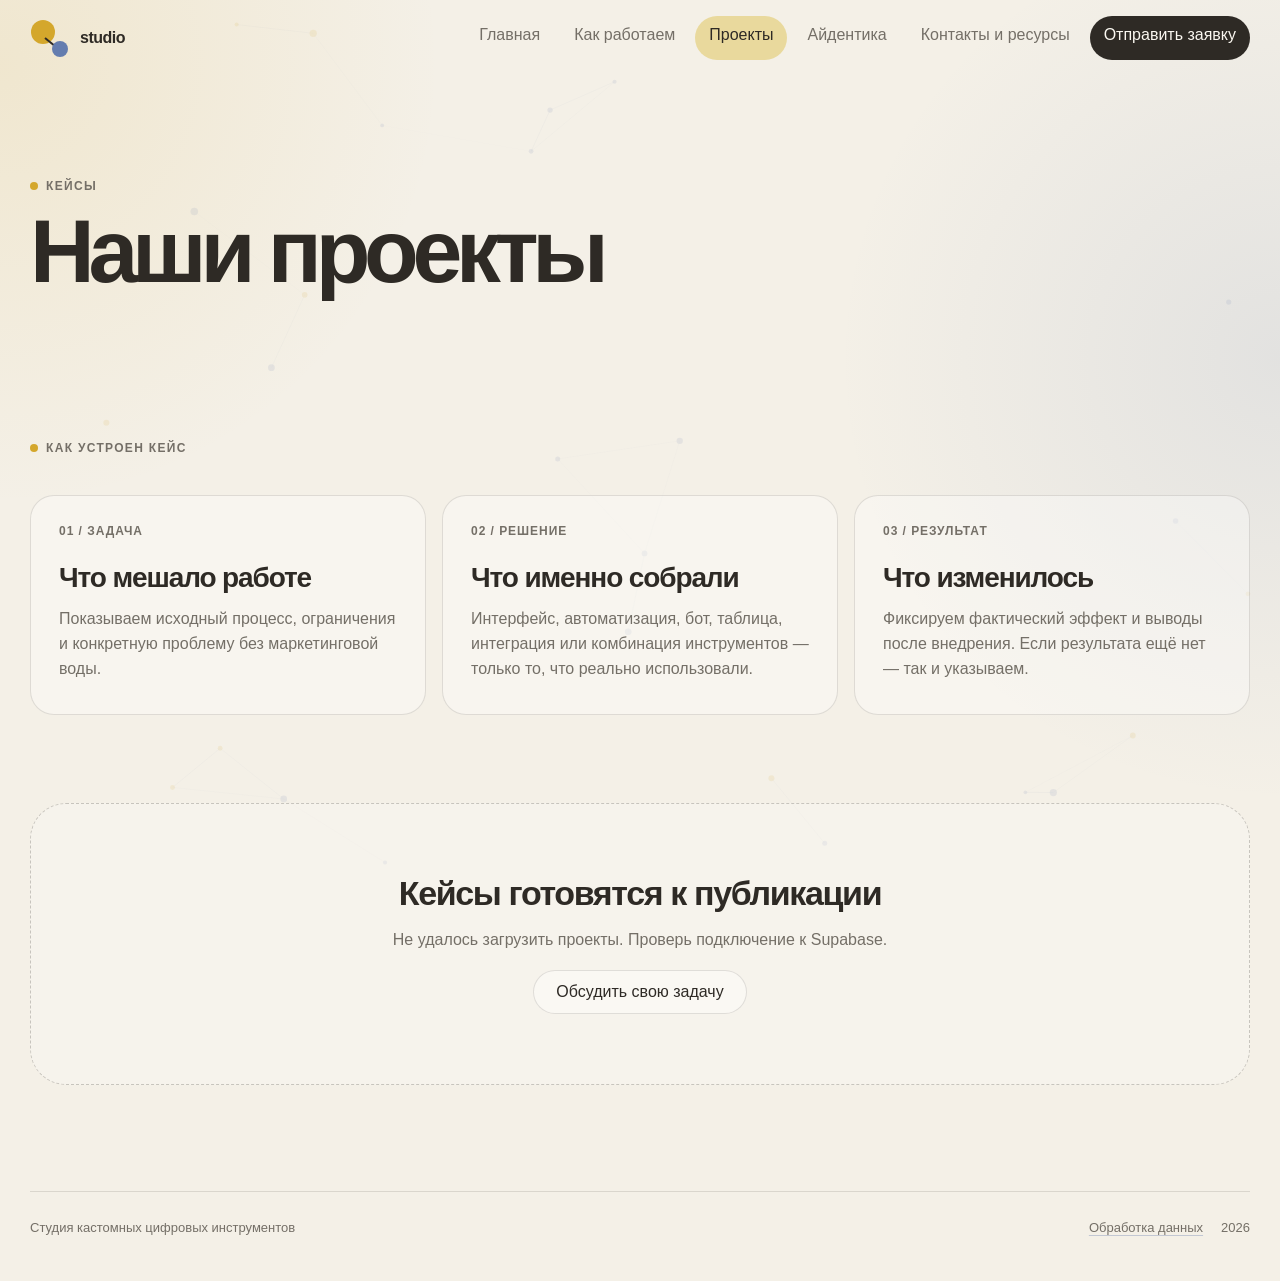
<file: projects.html>
<!doctype html>
<html lang="ru">
<head>
  <meta charset="utf-8">
  <meta name="viewport" content="width=device-width,initial-scale=1">
  <meta name="theme-color" content="#F4F0E7">
  <meta name="application-name" content="Tools for your work">
  <meta name="apple-mobile-web-app-capable" content="yes">
  <meta name="apple-mobile-web-app-status-bar-style" content="default">
  <link rel="manifest" href="/custom-tools-studio/manifest.webmanifest">
  <link rel="apple-touch-icon" href="https://bpdqosfgxqawbzljafgb.supabase.co/functions/v1/app-icon?size=192">
  <title>Проекты и кейсы — Tools for your work</title>
  <meta name="description" content="Кейсы кастомных цифровых инструментов: задача, решение и результат без лишнего.">
  <meta name="robots" content="index,follow,max-image-preview:large">
  <link rel="canonical" href="https://toolsforyourwork.github.io/custom-tools-studio/projects.html">

  <meta property="og:locale" content="ru_RU">
  <meta property="og:type" content="website">
  <meta property="og:site_name" content="Tools for your work">
  <meta property="og:title" content="Проекты и кейсы">
  <meta property="og:description" content="Кастомные цифровые решения, собранные под реальные рабочие процессы.">
  <meta property="og:url" content="https://toolsforyourwork.github.io/custom-tools-studio/projects.html">
  <meta property="og:image" content="https://bpdqosfgxqawbzljafgb.supabase.co/functions/v1/og-image?title=%D0%9F%D1%80%D0%BE%D0%B5%D0%BA%D1%82%D1%8B%20%D0%B8%20%D0%BA%D0%B5%D0%B9%D1%81%D1%8B&amp;subtitle=%D0%9A%D0%B0%D1%81%D1%82%D0%BE%D0%BC%D0%BD%D1%8B%D0%B5%20%D1%86%D0%B8%D1%84%D1%80%D0%BE%D0%B2%D1%8B%D0%B5%20%D1%80%D0%B5%D1%88%D0%B5%D0%BD%D0%B8%D1%8F%2C%20%D1%81%D0%BE%D0%B1%D1%80%D0%B0%D0%BD%D0%BD%D1%8B%D0%B5%20%D0%BF%D0%BE%D0%B4%20%D1%80%D0%B5%D0%B0%D0%BB%D1%8C%D0%BD%D1%8B%D0%B5%20%D1%80%D0%B0%D0%B1%D0%BE%D1%87%D0%B8%D0%B5%20%D0%BF%D1%80%D0%BE%D1%86%D0%B5%D1%81%D1%81%D1%8B.">
  <meta property="og:image:width" content="1200">
  <meta property="og:image:height" content="630">
  <meta property="og:image:type" content="image/png">

  <meta name="twitter:card" content="summary_large_image">
  <meta name="twitter:title" content="Проекты и кейсы">
  <meta name="twitter:description" content="Кастомные цифровые решения, собранные под реальные рабочие процессы.">
  <meta name="twitter:image" content="https://bpdqosfgxqawbzljafgb.supabase.co/functions/v1/og-image?title=%D0%9F%D1%80%D0%BE%D0%B5%D0%BA%D1%82%D1%8B%20%D0%B8%20%D0%BA%D0%B5%D0%B9%D1%81%D1%8B&amp;subtitle=%D0%9A%D0%B0%D1%81%D1%82%D0%BE%D0%BC%D0%BD%D1%8B%D0%B5%20%D1%86%D0%B8%D1%84%D1%80%D0%BE%D0%B2%D1%8B%D0%B5%20%D1%80%D0%B5%D1%88%D0%B5%D0%BD%D0%B8%D1%8F%2C%20%D1%81%D0%BE%D0%B1%D1%80%D0%B0%D0%BD%D0%BD%D1%8B%D0%B5%20%D0%BF%D0%BE%D0%B4%20%D1%80%D0%B5%D0%B0%D0%BB%D1%8C%D0%BD%D1%8B%D0%B5%20%D1%80%D0%B0%D0%B1%D0%BE%D1%87%D0%B8%D0%B5%20%D0%BF%D1%80%D0%BE%D1%86%D0%B5%D1%81%D1%81%D1%8B.">

  <link rel="icon" type="image/svg+xml" href="favicon.svg">
  <link rel="stylesheet" href="styles.css">
</head>
<body>

<canvas id="network"></canvas>
<header class="header" id="header">
  <div class="container header__inner">
    <a class="brand" href="index.html">
      <span class="brand__mark"><span></span></span>
      <span>studio</span>
    </a>

    <nav class="nav" id="nav">
      <a href="index.html" class="">Главная</a>
<a href="approach.html" class="">Как работаем</a>
<a href="projects.html" class="active">Проекты</a>
<a href="identity.html" class="">Айдентика</a>
<a href="contacts.html" class="">Контакты и ресурсы</a>
<a href="request.html" class="nav-cta">Отправить заявку</a>
    </nav>

    <button class="menu" id="menu" type="button" aria-label="Меню" aria-controls="nav" aria-expanded="false">
      <span></span><span></span>
    </button>
  </div>
</header>

<main class="page">

  <section class="page-hero">
    <div class="container">
      <div class="eyebrow">кейсы</div>
      <h1>Наши проекты</h1>
    </div>
  </section>

  <section class="section tight">
    <div class="container">

      <div class="case-principles reveal">
        <div class="eyebrow">как устроен кейс</div>
        <div class="request-flow">
          <article class="card">
            <div class="small">01 / задача</div>
            <h3>Что мешало работе</h3>
            <p>Показываем исходный процесс, ограничения и конкретную проблему без маркетинговой воды.</p>
          </article>
          <article class="card">
            <div class="small">02 / решение</div>
            <h3>Что именно собрали</h3>
            <p>Интерфейс, автоматизация, бот, таблица, интеграция или комбинация инструментов — только то, что реально использовали.</p>
          </article>
          <article class="card">
            <div class="small">03 / результат</div>
            <h3>Что изменилось</h3>
            <p>Фиксируем фактический эффект и выводы после внедрения. Если результата ещё нет — так и указываем.</p>
          </article>
        </div>
      </div>

      <div class="projects" id="projectsGrid"></div>

      <div class="empty reveal" id="projectsEmpty">
        <h3>Кейсы готовятся к публикации</h3>
        <p>
          Здесь будут реальные задачи, решения и результаты. Без демонстрационных и выдуманных проектов.
        </p>
        <a class="btn ghost" href="request.html" style="margin-top:18px">Обсудить свою задачу</a>
      </div>

    </div>
  </section>

</main>

<footer class="footer">
  <div class="container footer__inner">
    <span>Студия кастомных цифровых инструментов</span>
    <div class="footer__meta"><a href="privacy.html">Обработка данных</a><span data-year></span></div>
  </div>
</footer>
<script src="script.js"></script>
</body></html>
</file>
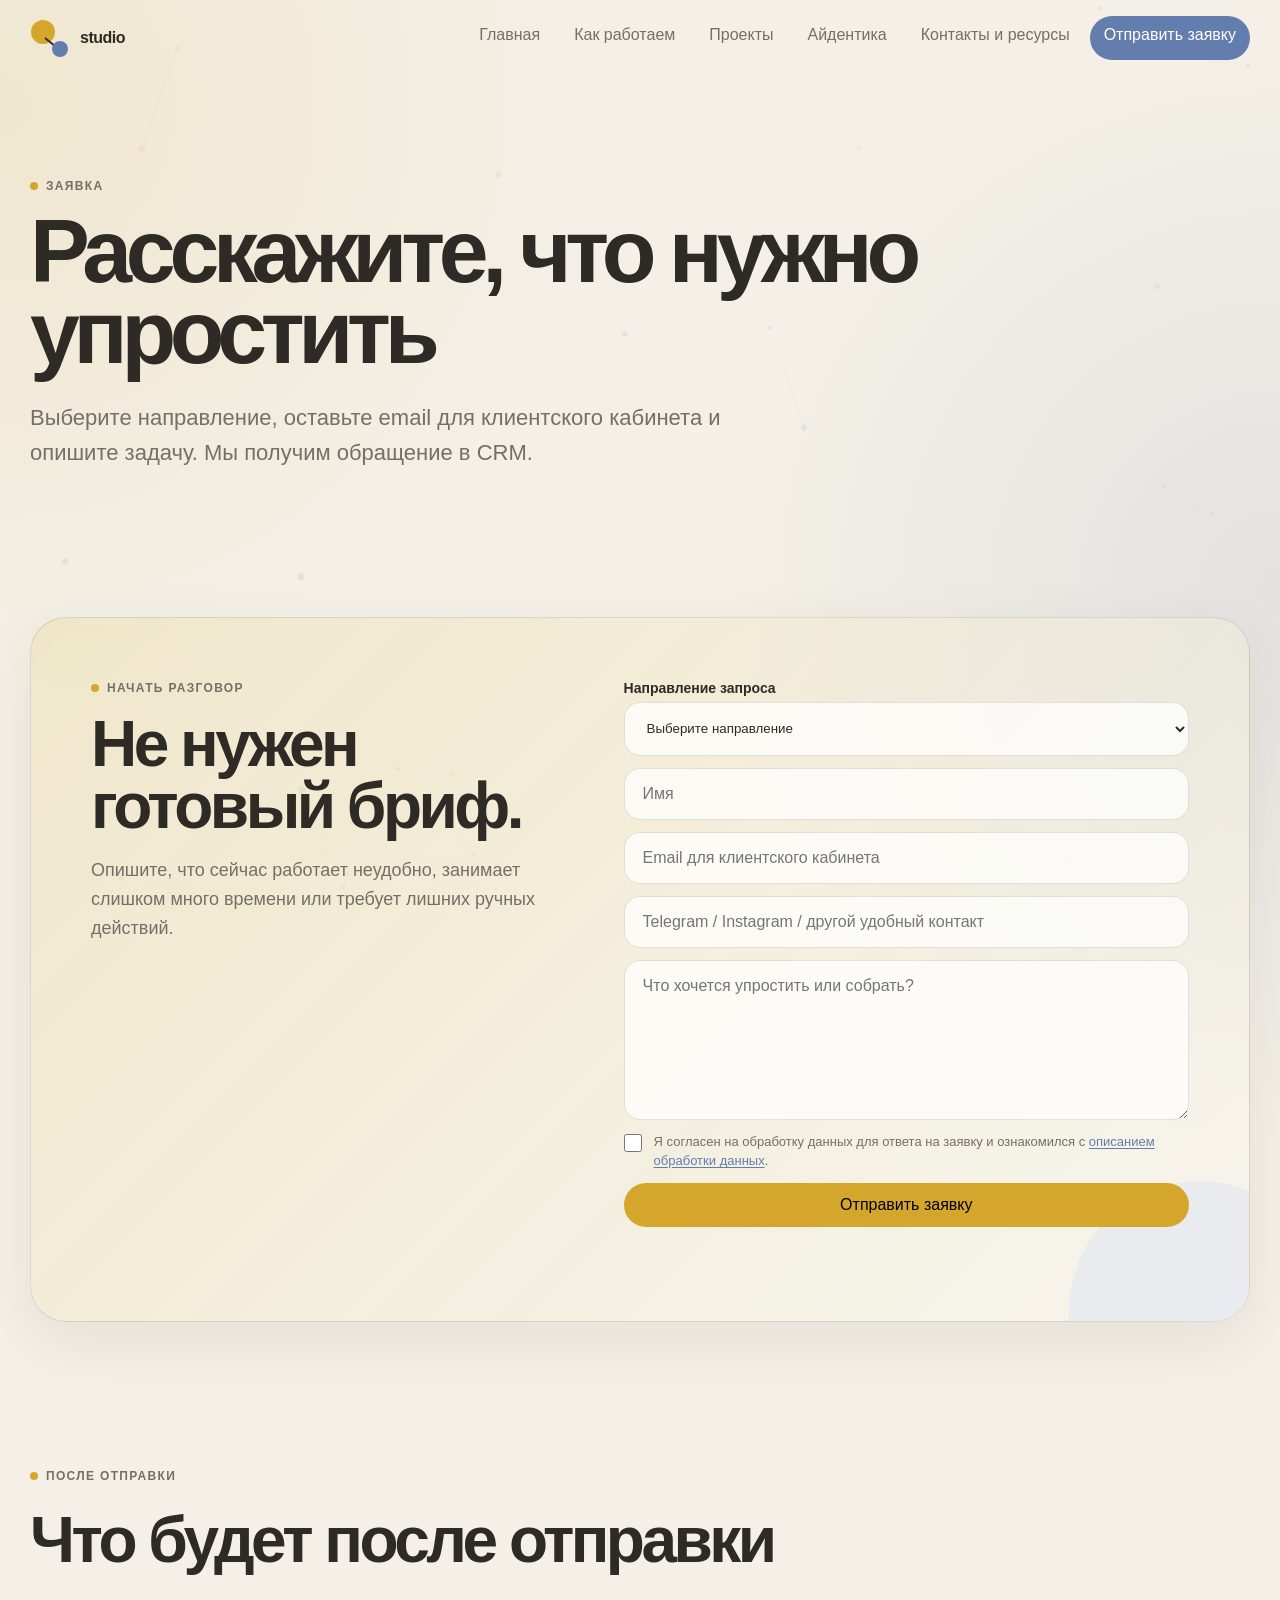
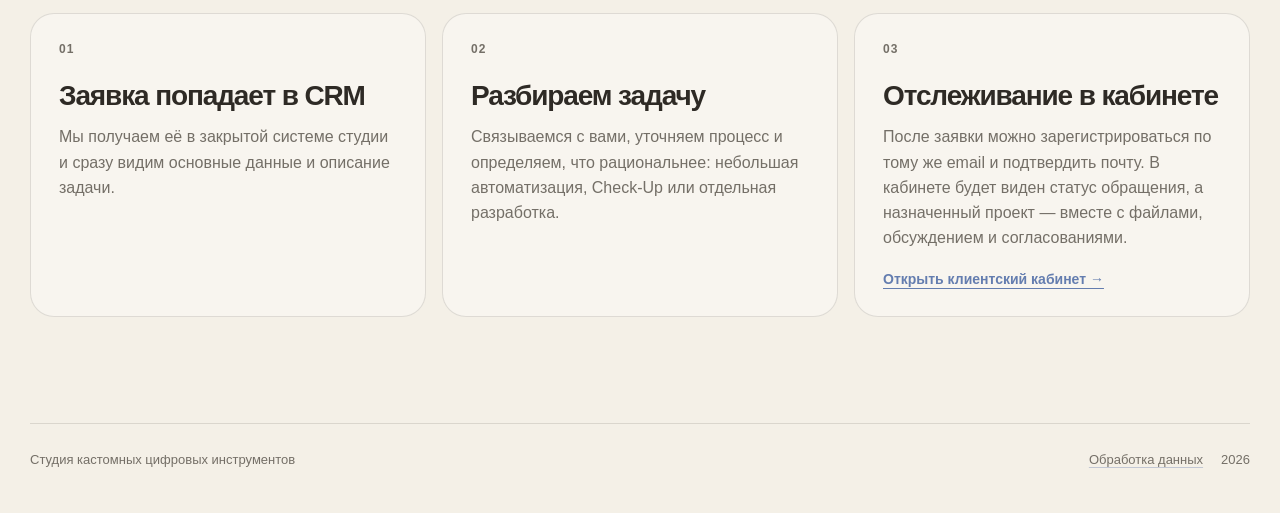
<file: request.html>
<!doctype html>
<html lang="ru">
<head>
  <meta charset="utf-8">
  <meta name="viewport" content="width=device-width,initial-scale=1">
  <meta name="theme-color" content="#F4F0E7">
  <meta name="application-name" content="Tools for your work">
  <meta name="apple-mobile-web-app-capable" content="yes">
  <meta name="apple-mobile-web-app-status-bar-style" content="default">
  <link rel="manifest" href="/custom-tools-studio/manifest.webmanifest">
  <link rel="apple-touch-icon" href="https://bpdqosfgxqawbzljafgb.supabase.co/functions/v1/app-icon?size=192">
  <title>Отправить заявку — Tools for your work</title>
  <meta name="description" content="Опишите рабочий процесс, который хочется упростить или автоматизировать. Готовый бриф не нужен.">
  <meta name="robots" content="index,follow,max-image-preview:large">
  <link rel="canonical" href="https://toolsforyourwork.github.io/custom-tools-studio/request.html">

  <meta property="og:locale" content="ru_RU">
  <meta property="og:type" content="website">
  <meta property="og:site_name" content="Tools for your work">
  <meta property="og:title" content="Расскажите, что нужно упростить">
  <meta property="og:description" content="Имя, удобный контакт и несколько предложений о задаче — этого достаточно, чтобы начать.">
  <meta property="og:url" content="https://toolsforyourwork.github.io/custom-tools-studio/request.html">
  <meta property="og:image" content="https://bpdqosfgxqawbzljafgb.supabase.co/functions/v1/og-image?title=%D0%A0%D0%B0%D1%81%D1%81%D0%BA%D0%B0%D0%B6%D0%B8%D1%82%D0%B5%2C%20%D1%87%D1%82%D0%BE%20%D0%BD%D1%83%D0%B6%D0%BD%D0%BE%20%D1%83%D0%BF%D1%80%D0%BE%D1%81%D1%82%D0%B8%D1%82%D1%8C&amp;subtitle=%D0%98%D0%BC%D1%8F%2C%20%D1%83%D0%B4%D0%BE%D0%B1%D0%BD%D1%8B%D0%B9%20%D0%BA%D0%BE%D0%BD%D1%82%D0%B0%D0%BA%D1%82%20%D0%B8%20%D0%BD%D0%B5%D1%81%D0%BA%D0%BE%D0%BB%D1%8C%D0%BA%D0%BE%20%D0%BF%D1%80%D0%B5%D0%B4%D0%BB%D0%BE%D0%B6%D0%B5%D0%BD%D0%B8%D0%B9%20%D0%BE%20%D0%B7%D0%B0%D0%B4%D0%B0%D1%87%D0%B5%20%E2%80%94%20%D1%8D%D1%82%D0%BE%D0%B3%D0%BE%20%D0%B4%D0%BE%D1%81%D1%82%D0%B0%D1%82%D0%BE%D1%87%D0%BD%D0%BE%2C%20%D1%87%D1%82%D0%BE%D0%B1%D1%8B%20%D0%BD%D0%B0%D1%87%D0%B0%D1%82%D1%8C.">
  <meta property="og:image:width" content="1200">
  <meta property="og:image:height" content="630">
  <meta property="og:image:type" content="image/png">

  <meta name="twitter:card" content="summary_large_image">
  <meta name="twitter:title" content="Расскажите, что нужно упростить">
  <meta name="twitter:description" content="Имя, удобный контакт и несколько предложений о задаче — этого достаточно, чтобы начать.">
  <meta name="twitter:image" content="https://bpdqosfgxqawbzljafgb.supabase.co/functions/v1/og-image?title=%D0%A0%D0%B0%D1%81%D1%81%D0%BA%D0%B0%D0%B6%D0%B8%D1%82%D0%B5%2C%20%D1%87%D1%82%D0%BE%20%D0%BD%D1%83%D0%B6%D0%BD%D0%BE%20%D1%83%D0%BF%D1%80%D0%BE%D1%81%D1%82%D0%B8%D1%82%D1%8C&amp;subtitle=%D0%98%D0%BC%D1%8F%2C%20%D1%83%D0%B4%D0%BE%D0%B1%D0%BD%D1%8B%D0%B9%20%D0%BA%D0%BE%D0%BD%D1%82%D0%B0%D0%BA%D1%82%20%D0%B8%20%D0%BD%D0%B5%D1%81%D0%BA%D0%BE%D0%BB%D1%8C%D0%BA%D0%BE%20%D0%BF%D1%80%D0%B5%D0%B4%D0%BB%D0%BE%D0%B6%D0%B5%D0%BD%D0%B8%D0%B9%20%D0%BE%20%D0%B7%D0%B0%D0%B4%D0%B0%D1%87%D0%B5%20%E2%80%94%20%D1%8D%D1%82%D0%BE%D0%B3%D0%BE%20%D0%B4%D0%BE%D1%81%D1%82%D0%B0%D1%82%D0%BE%D1%87%D0%BD%D0%BE%2C%20%D1%87%D1%82%D0%BE%D0%B1%D1%8B%20%D0%BD%D0%B0%D1%87%D0%B0%D1%82%D1%8C.">

  <link rel="icon" type="image/svg+xml" href="favicon.svg">
  <link rel="stylesheet" href="styles.css">
</head>
<body>

<canvas id="network"></canvas>
<header class="header" id="header">
  <div class="container header__inner">
    <a class="brand" href="index.html">
      <span class="brand__mark"><span></span></span>
      <span>studio</span>
    </a>

    <nav class="nav" id="nav">
      <a href="index.html" class="">Главная</a>
      <a href="approach.html" class="">Как работаем</a>
      <a href="projects.html" class="">Проекты</a>
      <a href="identity.html" class="">Айдентика</a>
      <a href="contacts.html" class="">Контакты и ресурсы</a>
      <a href="request.html" class="active nav-cta">Отправить заявку</a>
    </nav>

    <button class="menu" id="menu" type="button" aria-label="Меню" aria-controls="nav" aria-expanded="false">
      <span></span><span></span>
    </button>
  </div>
</header>

<main class="page">
  <section class="page-hero">
    <div class="container">
      <div class="eyebrow">заявка</div>
      <h1>Расскажите, что нужно упростить</h1>
      <p>Выберите направление, оставьте email для клиентского кабинета и опишите задачу. Мы получим обращение в CRM.</p>
    </div>
  </section>

  <section class="section tight">
    <div class="container">
      <div class="cta request-cta">
        <div class="cta__copy">
          <div class="eyebrow">начать разговор</div>
          <h2>Не нужен готовый бриф.</h2>
          <p>Опишите, что сейчас работает неудобно, занимает слишком много времени или требует лишних ручных действий.</p>
        </div>

        <form class="form demo-form">
          <div class="form-trap" aria-hidden="true">
            <label>
              Website
              <input name="website" tabindex="-1" autocomplete="off">
            </label>
          </div>
          <label class="form-label" for="request-topic">Направление запроса</label>
          <select class="field" id="request-topic" name="service" required>
            <option value="" selected disabled>Выберите направление</option>
            <option value="excel">Excel и макросы</option>
            <option value="checkup">Check-Up вашего бизнеса — отдельная платная услуга</option>
            <option value="development">Разработка: CRM, боты, AI и интеграции</option>
            <option value="contract-audit">Разработка с бесплатным аудитом при заключении договора</option>
            <option value="other">Другое / пока не знаю</option>
          </select>
          <input class="field" name="name" placeholder="Имя" aria-label="Имя" autocomplete="name" required>
          <input class="field" name="email" type="email" placeholder="Email для клиентского кабинета" aria-label="Email" autocomplete="email" required>
          <input class="field" name="contact" placeholder="Telegram / Instagram / другой удобный контакт" aria-label="Контакт для ответа" autocomplete="off" required>
          <textarea class="field" name="message" placeholder="Что хочется упростить или собрать?" aria-label="Описание задачи" required></textarea>
          <label class="consent">
            <input type="checkbox" name="consent" value="yes" required>
            <span>Я согласен на обработку данных для ответа на заявку и ознакомился с <a href="privacy.html" target="_blank" rel="noopener">описанием обработки данных</a>.</span>
          </label>
          <button class="btn primary" type="submit">Отправить заявку</button>
          <div class="form-status"></div>
        </form>
      </div>
    </div>
  </section>

  <section class="section tight request-flow-section">
    <div class="container">
      <div class="eyebrow">после отправки</div>
      <h2>Что будет после отправки</h2>
      <div class="request-flow">
        <article class="card reveal">
          <div class="small">01</div>
          <h3>Заявка попадает в CRM</h3>
          <p>Мы получаем её в закрытой системе студии и сразу видим основные данные и описание задачи.</p>
        </article>
        <article class="card reveal">
          <div class="small">02</div>
          <h3>Разбираем задачу</h3>
          <p>Связываемся с вами, уточняем процесс и определяем, что рациональнее: небольшая автоматизация, Check‑Up или отдельная разработка.</p>
        </article>
        <article class="card reveal">
          <div class="small">03</div>
          <h3>Отслеживание в кабинете</h3>
          <p>После заявки можно зарегистрироваться по тому же email и подтвердить почту. В кабинете будет виден статус обращения, а назначенный проект — вместе с файлами, обсуждением и согласованиями.</p>
          <a class="text-link" href="client/">Открыть клиентский кабинет →</a>
        </article>
      </div>
    </div>
  </section>
</main>

<footer class="footer">
  <div class="container footer__inner">
    <span>Студия кастомных цифровых инструментов</span>
    <div class="footer__meta"><a href="privacy.html">Обработка данных</a><span data-year></span></div>
  </div>
</footer>
<script src="script.js"></script>
</body></html>
</file>
<file: styles.css>
:root{
  --bg:#F4F0E7;
  --paper:#FBF8F1;
  --paper2:#EFE9DB;
  --ink:#2E2A25;
  --muted:#746F67;
  --yellow:#D4A72C;
  --yellow-soft:#E9D99D;
  --blue:#647DAF;
  --blue-soft:#DCE4F0;
  --red:#C77A5F;
  --line:rgba(46,42,37,.13);
  --radius:24px;
  --radius-lg:36px;
  --shadow:0 20px 60px rgba(64,55,42,.08);
  --header:76px;
  --ease:cubic-bezier(.22,.8,.22,1);
}
*{box-sizing:border-box}
html{scroll-behavior:smooth}
body{
  margin:0;
  min-height:100vh;
  background:
    radial-gradient(circle at 0% 5%,rgba(212,167,44,.13),transparent 25%),
    radial-gradient(circle at 100% 28%,rgba(100,125,175,.12),transparent 28%),
    var(--bg);
  color:var(--ink);
  font-family:Inter,ui-sans-serif,-apple-system,BlinkMacSystemFont,"Segoe UI",sans-serif;
  overflow-x:hidden;
}
a{color:inherit;text-decoration:none}
button,input,textarea{font:inherit}
img,svg{display:block;max-width:100%}
::selection{background:var(--yellow);color:var(--ink)}
#network{
  position:fixed;inset:0;width:100%;height:100%;
  z-index:-1;opacity:.34;pointer-events:none;
}
.container{width:min(calc(100% - 48px),1220px);margin-inline:auto}
.header{
  position:fixed;inset:0 0 auto;
  height:var(--header);z-index:100;
  border-bottom:1px solid transparent;
  transition:.25s ease;
}
.header.scrolled{
  background:rgba(244,240,231,.84);
  border-color:var(--line);
  backdrop-filter:blur(18px);
  -webkit-backdrop-filter:blur(18px);
}
.header__inner{
  height:100%;display:flex;align-items:center;justify-content:space-between;gap:28px
}
.brand{display:flex;align-items:center;gap:12px;font-weight:760;letter-spacing:-.03em}
.brand__mark{position:relative;width:38px;height:38px}
.brand__mark::before,.brand__mark::after{
  content:"";position:absolute;border-radius:50%
}
.brand__mark::before{width:24px;height:24px;left:1px;top:1px;background:var(--yellow)}
.brand__mark::after{width:16px;height:16px;right:0;bottom:0;background:var(--blue)}
.brand__mark span{
  position:absolute;left:15px;top:18px;width:25px;height:2px;
  background:var(--ink);transform:rotate(39deg);transform-origin:left center
}
.nav{display:flex;align-items:center;gap:6px}
.nav a{
  color:var(--muted);padding:10px 14px;border-radius:999px;transition:.2s ease
}
.nav a:hover{color:var(--ink);background:rgba(255,255,255,.35)}
.nav a.active{color:var(--ink);background:var(--yellow-soft)}
.menu{
  display:none;width:44px;height:44px;border:0;border-radius:50%;
  background:rgba(255,255,255,.45);position:relative;z-index:120;cursor:pointer
}
.menu span{
  position:absolute;left:12px;width:20px;height:2px;background:var(--ink);transition:.25s var(--ease)
}
.menu span:first-child{top:17px}
.menu span:last-child{top:25px}
.menu.open span:first-child{top:21px;transform:rotate(45deg)}
.menu.open span:last-child{top:21px;transform:rotate(-45deg)}
.page{padding-top:var(--header)}
.hero{
  min-height:calc(100svh - var(--header));
  display:flex;align-items:center;padding:72px 0 80px
}
.hero__grid{
  display:grid;grid-template-columns:1.08fr .92fr;align-items:center;gap:70px
}
.eyebrow{
  display:inline-flex;align-items:center;gap:8px;
  text-transform:uppercase;letter-spacing:.11em;
  font-size:12px;font-weight:800;color:var(--muted);margin-bottom:18px
}
.eyebrow::before{
  content:"";width:8px;height:8px;border-radius:50%;background:var(--yellow)
}
.hero h1,.page-hero h1{
  margin:0;font-size:clamp(56px,7vw,100px);line-height:.9;
  letter-spacing:-.07em;font-weight:720
}
.hero h1 span{display:block}
.accent{color:var(--blue)}
.hero__text,.page-hero p,.lead{
  color:var(--muted);font-size:clamp(18px,2vw,22px);line-height:1.6
}
.hero__text{max-width:650px;margin:30px 0 0}
.page-hero{padding:100px 0 74px}
.page-hero h1{max-width:900px}
.page-hero p{max-width:720px;margin:28px 0 0}
.hero__actions{display:flex;gap:12px;flex-wrap:wrap;margin-top:36px}
.btn{
  min-height:52px;padding:0 22px;border:1px solid transparent;border-radius:999px;
  display:inline-flex;align-items:center;justify-content:center;gap:10px;
  transition:.25s var(--ease)
}
.btn:hover{transform:translateY(-2px)}
.btn.primary{background:var(--yellow)}
.btn.ghost{background:rgba(255,255,255,.38);border-color:var(--line)}
.hero__tags{display:flex;flex-wrap:wrap;gap:8px;margin-top:42px}
.tag{
  padding:8px 12px;border:1px solid var(--line);border-radius:999px;
  background:rgba(255,255,255,.3);color:var(--muted);font-size:13px
}
.hero-card{
  position:relative;min-height:500px;border:1px solid var(--line);
  border-radius:var(--radius-lg);
  background:linear-gradient(145deg,rgba(255,255,255,.62),rgba(255,255,255,.14));
  box-shadow:var(--shadow);overflow:hidden
}
.hero-card__label{
  position:absolute;top:26px;left:28px;z-index:2;
  color:var(--muted);font-size:12px;font-weight:800;letter-spacing:.1em;text-transform:uppercase
}
.hero-card::after{
  content:"";position:absolute;width:300px;height:300px;top:-120px;right:-110px;
  border-radius:50%;background:var(--yellow-soft);opacity:.6
}
.map{
  position:absolute;inset:70px 22px 24px;width:calc(100% - 44px);height:calc(100% - 94px)
}
.map path{
  fill:none;stroke:var(--blue);stroke-width:1.35;opacity:.6;
  stroke-dasharray:8 8;animation:dash 9s linear infinite
}
.map path.yellow{stroke:var(--yellow)}
.map text{font-size:11px;fill:var(--ink)}
.map .node{animation:float 6s ease-in-out infinite alternate;transform-box:fill-box;transform-origin:center}
.map .node:nth-of-type(2n){animation-duration:8s;animation-delay:-1.5s}
@keyframes dash{to{stroke-dashoffset:-100}}
@keyframes float{from{transform:translateY(-2px)}to{transform:translateY(7px)}}
.section{padding:100px 0}
.section.tight{padding:72px 0}
.section h2{
  max-width:900px;margin:0;font-size:clamp(38px,5vw,68px);
  line-height:.98;letter-spacing:-.055em
}
.lead{max-width:700px;margin:24px 0 0}
.grid-3{display:grid;grid-template-columns:repeat(3,1fr);gap:16px;margin-top:50px}
.grid-2{display:grid;grid-template-columns:repeat(2,1fr);gap:18px;margin-top:50px}
.card{
  position:relative;padding:28px;border:1px solid var(--line);
  border-radius:var(--radius);background:rgba(255,255,255,.34);
  transition:.35s var(--ease)
}
.card:hover{transform:translateY(-5px);background:rgba(255,255,255,.62)}
.card h3{margin:0 0 12px;font-size:28px;letter-spacing:-.04em}
.card p{margin:0;color:var(--muted);line-height:1.58}
.card .small{font-size:12px;color:var(--muted);letter-spacing:.08em;text-transform:uppercase;font-weight:800;margin-bottom:44px}
.card .dot{
  position:absolute;top:28px;right:28px;width:10px;height:10px;border-radius:50%;
  background:var(--yellow);box-shadow:-18px 18px 0 -2px var(--blue)
}
.link-card{display:block;min-height:250px}
.link-card .arrow{
  position:absolute;right:28px;bottom:24px;font-size:24px;color:var(--blue);
  transition:.25s var(--ease)
}
.link-card:hover .arrow{transform:translate(4px,-3px)}
.comparison{
  margin-top:50px;display:grid;grid-template-columns:1fr 1fr;
  border:1px solid var(--line);border-radius:var(--radius-lg);
  overflow:hidden;background:rgba(255,255,255,.3);box-shadow:var(--shadow)
}
.compare{padding:40px;min-height:470px}
.compare + .compare{border-left:1px solid var(--line)}
.compare.custom{background:linear-gradient(140deg,rgba(233,217,157,.28),rgba(255,255,255,.1))}
.compare h3{margin:0 0 26px;font-size:36px;letter-spacing:-.04em}
.points{display:grid;gap:16px}
.point{display:grid;grid-template-columns:26px 1fr;gap:10px;color:var(--muted);line-height:1.55}
.point span:first-child{
  width:20px;height:20px;border-radius:50%;display:grid;place-items:center;
  background:rgba(100,125,175,.13);color:var(--blue);font-size:11px;font-weight:800;margin-top:2px
}
.custom .point span:first-child{background:rgba(212,167,44,.19);color:#966f12}
.compare-diagram{margin-top:32px;padding-top:26px;border-top:1px solid var(--line)}
.chain{min-height:110px;display:flex;align-items:center;justify-content:space-between;gap:8px}
.box{
  padding:10px 12px;min-width:72px;text-align:center;border:1px solid var(--line);
  border-radius:12px;background:var(--paper);font-size:12px
}
.arrow{color:var(--muted)}
.hub{min-height:165px;position:relative}
.hub svg{position:absolute;inset:0;width:100%;height:100%}
.hub line{stroke:var(--blue);stroke-width:1.4;opacity:.55}
.hub-center{
  position:absolute;left:50%;top:50%;transform:translate(-50%,-50%);
  width:120px;height:76px;border-radius:18px;background:var(--yellow);
  display:grid;place-items:center;text-align:center;font-weight:750;font-size:13px;z-index:2
}
.hub-item{
  position:absolute;width:84px;padding:8px;border:1px solid var(--line);
  border-radius:10px;background:var(--paper);text-align:center;font-size:11px
}
.hub-item.i1{left:0;top:0}.hub-item.i2{right:0;top:0}
.hub-item.i3{left:0;bottom:0}.hub-item.i4{right:0;bottom:0}
.steps{display:grid;margin-top:48px}
.step{
  display:grid;grid-template-columns:120px 1fr;gap:30px;
  padding:28px 0;border-bottom:1px solid var(--line)
}
.step__num{color:var(--blue);font-weight:800;font-size:13px;letter-spacing:.08em}
.step h3{margin:0 0 10px;font-size:30px;letter-spacing:-.04em}
.step p{margin:0;max-width:700px;color:var(--muted);line-height:1.58}
.tech-grid{
  display:grid;grid-template-columns:1.05fr .95fr;gap:60px;align-items:center;margin-top:52px
}
.orbit{
  position:relative;min-height:450px;border:1px solid var(--line);
  border-radius:var(--radius-lg);background:rgba(255,255,255,.3);overflow:hidden
}
.orbit-center{
  position:absolute;left:50%;top:50%;transform:translate(-50%,-50%);
  width:170px;height:110px;border-radius:26px;background:var(--yellow);
  display:grid;place-items:center;text-align:center;font-weight:760;z-index:3
}
.ring{position:absolute;left:50%;top:50%;transform:translate(-50%,-50%);border:1px solid rgba(100,125,175,.24);border-radius:50%}
.r1{width:300px;height:300px}.r2{width:420px;height:420px}
.orbit-item{
  position:absolute;padding:9px 13px;border:1px solid var(--line);border-radius:999px;
  background:var(--paper);font-size:12px
}
.o1{left:8%;top:18%}.o2{right:8%;top:17%}.o3{right:5%;top:48%}
.o4{right:14%;bottom:12%}.o5{left:12%;bottom:15%}.o6{left:4%;top:48%}
.identity-grid{display:grid;grid-template-columns:repeat(2,1fr);gap:18px;margin-top:40px}
.identity-card{
  min-height:340px;padding:34px;border:1px solid var(--line);
  border-radius:var(--radius-lg);background:rgba(255,255,255,.34)
}
.identity-card h2{font-size:36px;margin:0 0 14px;letter-spacing:-.045em}
.identity-card p{color:var(--muted);line-height:1.6}
.swatches{display:grid;grid-template-columns:repeat(2,1fr);gap:10px;margin-top:28px}
.swatch{
  min-height:120px;padding:16px;border-radius:18px;
  display:flex;flex-direction:column;justify-content:flex-end;font-size:13px
}
.sy{background:var(--yellow)}.sb{background:var(--blue);color:white}
.sc{background:var(--bg);border:1px solid var(--line)}.sr{background:var(--red);color:white}
.identity-demo{
  margin-top:26px;min-height:240px;border-radius:26px;position:relative;overflow:hidden;
  background:linear-gradient(135deg,rgba(233,217,157,.5),rgba(220,228,240,.45))
}
.identity-demo svg{position:absolute;inset:0;width:100%;height:100%}
.projects{display:grid;grid-template-columns:repeat(2,1fr);gap:18px;margin-top:40px}
.project{
  min-height:420px;padding:24px;border:1px solid var(--line);
  border-radius:var(--radius-lg);background:rgba(255,255,255,.34);transition:.35s var(--ease)
}
.project:hover{transform:translateY(-5px);background:rgba(255,255,255,.58)}
.project__visual{
  height:240px;border-radius:22px;position:relative;overflow:hidden;
  background:
    radial-gradient(circle at 70% 20%,var(--yellow-soft),transparent 32%),
    radial-gradient(circle at 30% 72%,var(--blue-soft),transparent 32%),
    #ece8dd
}
.project__visual::before,.project__visual::after{
  content:"";position:absolute;height:1px;background:var(--blue);opacity:.35
}
.project__visual::before{width:70%;left:10%;top:38%;transform:rotate(14deg)}
.project__visual::after{width:55%;left:25%;top:62%;transform:rotate(-18deg)}
.project__dot{
  position:absolute;width:14px;height:14px;border-radius:50%;background:var(--yellow);
  top:38%;left:36%;box-shadow:120px 42px 0 var(--blue),220px -30px 0 2px var(--yellow)
}
.project h3{margin:22px 0 10px;font-size:28px;letter-spacing:-.04em}
.project p{margin:0;color:var(--muted);line-height:1.55}
.empty{
  margin-top:40px;padding:70px 34px;border:1px dashed rgba(46,42,37,.23);
  border-radius:var(--radius-lg);text-align:center;background:rgba(255,255,255,.22)
}
.empty h3{margin:0;font-size:34px;letter-spacing:-.04em}
.empty p{max-width:560px;margin:14px auto 0;color:var(--muted);line-height:1.6}
.cta{
  display:grid;grid-template-columns:.9fr 1.1fr;gap:70px;padding:60px;
  border:1px solid var(--line);border-radius:var(--radius-lg);
  background:linear-gradient(135deg,rgba(233,217,157,.38),rgba(255,255,255,.3));
  box-shadow:var(--shadow);position:relative;overflow:hidden
}
.cta::after{
  content:"";position:absolute;width:260px;height:260px;right:-80px;bottom:-120px;
  border-radius:50%;background:var(--blue-soft);opacity:.55
}
.cta__copy,.form{position:relative;z-index:2}
.cta h2{font-size:clamp(42px,5vw,70px);line-height:.98;letter-spacing:-.055em;margin:0}
.cta p{max-width:500px;color:var(--muted);line-height:1.6;font-size:18px}
.form{display:grid;gap:12px}
.field{
  width:100%;padding:16px 18px;border:1px solid var(--line);border-radius:16px;
  background:rgba(255,255,255,.72);outline:none;color:var(--ink)
}
textarea.field{min-height:160px;resize:vertical}
.field:focus{border-color:rgba(100,125,175,.52);box-shadow:0 0 0 4px rgba(100,125,175,.08)}
.form-status{min-height:22px;color:var(--blue);font-size:14px}
.contact-links{display:grid;gap:12px;margin-top:28px}
.contact-link{
  display:flex;justify-content:space-between;gap:18px;padding:18px 0;
  border-bottom:1px solid var(--line);font-size:18px
}
.contact-link span{color:var(--muted)}
.footer{padding:34px 0 46px}
.footer__inner{
  padding-top:28px;border-top:1px solid var(--line);
  display:flex;justify-content:space-between;gap:20px;color:var(--muted);font-size:13px
}
.reveal{opacity:0;transform:translateY(26px);transition:.7s var(--ease)}
.reveal.visible{opacity:1;transform:none}

@media(max-width:1000px){
  .container{width:min(calc(100% - 32px),1220px)}
  .hero{min-height:auto}
  .hero__grid{grid-template-columns:1fr;gap:44px}
  .hero-card{min-height:430px}
  .grid-3{grid-template-columns:repeat(2,1fr)}
  .tech-grid,.cta{grid-template-columns:1fr}
  .identity-grid{grid-template-columns:1fr}
}
@media(max-width:760px){
  :root{--header:70px}
  .nav{
    position:fixed;inset:0;padding:calc(var(--header) + 40px) 24px 40px;
    flex-direction:column;align-items:stretch;justify-content:flex-start;
    background:rgba(244,240,231,.97);backdrop-filter:blur(20px);
    transform:translateY(-110%);opacity:0;transition:.4s var(--ease)
  }
  .nav.open{transform:none;opacity:1}
  .nav a{
    border-radius:0;border-bottom:1px solid var(--line);
    padding:17px 10px;font-size:24px
  }
  .menu{display:block}
  .comparison{grid-template-columns:1fr}
  .compare + .compare{border-left:0;border-top:1px solid var(--line)}
  .grid-3,.grid-2,.projects{grid-template-columns:1fr}
  .step{grid-template-columns:1fr;gap:10px}
  .tech-grid{gap:36px}
  .orbit{min-height:390px}
  .r2{width:340px;height:340px}.r1{width:250px;height:250px}
  .orbit-center{width:140px;height:88px}
  .orbit-item{font-size:10px;padding:7px 10px}
  .cta{padding:30px 22px;gap:38px}
  .footer__inner{flex-direction:column}
}
@media(max-width:480px){
  .container{width:min(calc(100% - 22px),1220px)}
  .hero h1,.page-hero h1{font-size:52px}
  .hero__text{font-size:18px}
  .hero__actions{flex-direction:column}
  .btn{width:100%}
  .hero-card{min-height:300px}
  .section{padding:70px 0}
  .compare{padding:28px}
}
@media(prefers-reduced-motion:reduce){
  html{scroll-behavior:auto}
  *,*::before,*::after{animation-duration:.001ms!important;animation-iteration-count:1!important;transition-duration:.001ms!important}
  #network{display:none}
}


/* Resources + request */
.nav a.nav-cta{
  background:var(--ink);
  color:var(--paper);
}
.nav a.nav-cta:hover,
.nav a.nav-cta.active{
  background:var(--blue);
  color:#fff;
}
.request-shortcut{
  position:relative;
  z-index:2;
  align-self:center;
}
.request-shortcut .small{margin-bottom:24px}
.request-shortcut .btn{margin-top:24px}
.resource-grid{
  display:grid;
  grid-template-columns:repeat(2,1fr);
  gap:18px;
}
.resource-card{
  position:relative;
  min-height:260px;
  padding:30px;
  border:1px solid var(--line);
  border-radius:var(--radius-lg);
  background:rgba(255,255,255,.34);
  transition:.35s var(--ease);
  display:flex;
  flex-direction:column;
}
.resource-card:hover{
  transform:translateY(-5px);
  background:rgba(255,255,255,.6);
}
.resource-card .small{
  color:var(--muted);
  font-size:12px;
  font-weight:800;
  letter-spacing:.08em;
  text-transform:uppercase;
  margin-bottom:38px;
}
.resource-card h2{
  font-size:40px;
  margin:0 0 10px;
  letter-spacing:-.045em;
}
.resource-card p{
  color:var(--muted);
  line-height:1.55;
  margin:0;
  max-width:430px;
}
.resource-value{
  margin-top:auto;
  padding-top:30px;
  color:var(--blue);
  font-weight:750;
}
.resource-card.is-empty{
  cursor:default;
}
.resource-card.is-empty:hover{
  transform:none;
}
.request-cta{margin-top:0}
@media(max-width:760px){
  .resource-grid{grid-template-columns:1fr}
  .nav a.nav-cta{
    background:transparent;
    color:var(--ink);
  }
  .nav a.nav-cta.active{
    background:var(--blue);
    color:#fff;
  }
}


/* Project case page */
.project-link{
  display:block;
  color:inherit;
  cursor:pointer;
}
.project-link .project__visual{
  transition:transform .45s var(--ease),filter .35s ease;
}
.project-link:hover .project__visual{
  transform:scale(.985);
  filter:saturate(1.05);
}
.project__open{
  display:inline-flex;
  align-items:center;
  gap:8px;
  margin-top:22px;
  color:var(--blue);
  font-size:14px;
  font-weight:760;
}
.project__open span{
  transition:transform .25s var(--ease);
}
.project-link:hover .project__open span{
  transform:translate(3px,-3px);
}

.case-page{
  padding-top:var(--header);
}
.case-loading,
.case-not-found{
  min-height:65vh;
  display:grid;
  place-items:center;
  text-align:center;
}
.case-loading p,
.case-not-found p{
  color:var(--muted);
}
.case-hero{
  padding:86px 0 54px;
}
.case-back{
  display:inline-flex;
  align-items:center;
  gap:8px;
  margin-bottom:42px;
  color:var(--muted);
  font-size:14px;
  transition:.2s ease;
}
.case-back:hover{
  color:var(--ink);
  transform:translateX(-3px);
}
.case-meta{
  display:flex;
  gap:8px;
  flex-wrap:wrap;
  margin-bottom:22px;
}
.case-hero h1{
  max-width:980px;
  margin:0;
  font-size:clamp(52px,7vw,96px);
  line-height:.93;
  letter-spacing:-.065em;
}
.case-lead{
  max-width:800px;
  margin:28px 0 0;
  color:var(--muted);
  font-size:clamp(18px,2vw,23px);
  line-height:1.58;
  white-space:pre-line;
}
.case-cover-wrap{
  padding:0 0 72px;
}
.case-cover{
  width:100%;
  max-height:720px;
  aspect-ratio:16/9;
  object-fit:cover;
  border-radius:var(--radius-lg);
  border:1px solid var(--line);
  background:var(--paper2);
  box-shadow:var(--shadow);
}
.case-intro{
  padding:0 0 72px;
}
.case-intro__text{
  max-width:860px;
  margin:0;
  font-size:clamp(20px,2.2vw,30px);
  line-height:1.55;
  letter-spacing:-.025em;
  white-space:pre-line;
}
.case-blocks{
  display:grid;
  border-top:1px solid var(--line);
}
.case-block{
  display:grid;
  grid-template-columns:150px minmax(0,1fr);
  gap:42px;
  padding:54px 0;
  border-bottom:1px solid var(--line);
}
.case-block__index{
  color:var(--blue);
  font-size:13px;
  font-weight:800;
  letter-spacing:.08em;
}
.case-block h2{
  margin:0 0 18px;
  font-size:clamp(34px,4vw,54px);
  letter-spacing:-.05em;
}
.case-block p{
  max-width:820px;
  margin:0;
  color:var(--muted);
  font-size:18px;
  line-height:1.7;
  white-space:pre-line;
}
.case-cta{
  margin:86px 0 100px;
  padding:clamp(30px,6vw,68px);
  border:1px solid var(--line);
  border-radius:var(--radius-lg);
  background:linear-gradient(135deg,rgba(233,217,157,.46),rgba(220,228,240,.35));
  box-shadow:var(--shadow);
}
.case-cta h2{
  max-width:760px;
  margin:0;
  font-size:clamp(38px,5vw,66px);
  line-height:1;
  letter-spacing:-.055em;
}
.case-cta p{
  max-width:650px;
  margin:20px 0 28px;
  color:var(--muted);
  line-height:1.6;
  font-size:18px;
}

@media(max-width:760px){
  .case-hero{padding:64px 0 38px}
  .case-back{margin-bottom:30px}
  .case-cover-wrap{padding-bottom:50px}
  .case-intro{padding-bottom:48px}
  .case-block{
    grid-template-columns:1fr;
    gap:14px;
    padding:38px 0;
  }
  .case-cta{margin:62px 0 72px}
}


.is-hidden{display:none!important}


.case-media-section {
  margin: 76px 0 0;
}

.case-media-grid {
  display: grid;
  grid-template-columns: repeat(2, minmax(0,1fr));
  gap: 18px;
  margin-top: 18px;
}

.case-media-item {
  margin: 0;
  overflow: hidden;
  border: 1px solid var(--line);
  border-radius: 24px;
  background: rgba(255,255,255,.28);
}

.case-media-item:first-child {
  grid-column: 1 / -1;
}

.case-media-item img,
.case-media-item video {
  width: 100%;
  aspect-ratio: 16 / 10;
  object-fit: cover;
  background: var(--paper2);
}

.case-media-item:first-child img,
.case-media-item:first-child video {
  aspect-ratio: 16 / 9;
}

.case-media-item figcaption {
  padding: 14px 16px 16px;
  color: var(--muted);
  font-size: 14px;
  line-height: 1.5;
}

@media(max-width:760px) {
  .case-media-section {
    margin-top: 52px;
  }
  .case-media-grid {
    grid-template-columns: 1fr;
  }
  .case-media-item:first-child {
    grid-column: auto;
  }
}


.form-trap{
  position:absolute!important;
  left:-10000px!important;
  top:auto!important;
  width:1px!important;
  height:1px!important;
  overflow:hidden!important;
  opacity:0!important;
  pointer-events:none!important;
}


:where(a, button, input, textarea, select):focus-visible {
  outline: 3px solid var(--blue);
  outline-offset: 3px;
}

.menu {
  min-width: 44px;
  min-height: 44px;
}

.btn,
.nav a {
  min-height: 44px;
}


.footer__meta{
  display:flex;
  align-items:center;
  gap:18px;
  flex-wrap:wrap;
}
.footer__meta a{
  color:inherit;
  text-decoration:underline;
  text-decoration-color:rgba(100,125,175,.35);
  text-underline-offset:3px;
}
.footer__meta a:hover{color:var(--ink)}

.consent{
  display:grid;
  grid-template-columns:20px minmax(0,1fr);
  gap:10px;
  align-items:start;
  color:var(--muted);
  font-size:13px;
  line-height:1.5;
}
.consent input{
  width:18px;
  height:18px;
  margin:2px 0 0;
  accent-color:var(--blue);
}
.consent a{
  color:var(--blue);
  text-decoration:underline;
  text-underline-offset:2px;
}

.legal-wrap{max-width:900px}
.legal-card{
  padding:clamp(26px,5vw,52px);
  border:1px solid var(--line);
  border-radius:var(--radius-lg);
  background:rgba(255,255,255,.34);
  box-shadow:var(--shadow);
}
.legal-card + .legal-card{margin-top:18px}
.legal-card h2{
  margin:0 0 16px;
  font-size:clamp(28px,4vw,42px);
  letter-spacing:-.04em;
}
.legal-card p,
.legal-card li{
  color:var(--muted);
  line-height:1.7;
}
.legal-card ul{
  margin:12px 0 0;
  padding-left:22px;
}
.legal-note{
  margin-top:18px;
  color:var(--muted);
  font-size:13px;
}

.error-hero{
  min-height:calc(100vh - var(--header) - 110px);
  display:grid;
  align-items:center;
  padding:70px 0;
}
.error-code{
  margin:0 0 14px;
  color:var(--yellow);
  font-size:clamp(72px,18vw,180px);
  font-weight:800;
  line-height:.8;
  letter-spacing:-.08em;
}
.error-copy{max-width:720px}
.error-copy h1{
  margin:0 0 18px;
  font-size:clamp(44px,7vw,82px);
  line-height:.95;
  letter-spacing:-.06em;
}
.error-copy p{
  max-width:620px;
  color:var(--muted);
  font-size:18px;
  line-height:1.65;
}


/* Launch content additions */
.promo-section{padding:34px 0 24px}
.audit-banner{
  display:grid;
  grid-template-columns:minmax(0,1fr) auto;
  gap:38px;
  align-items:center;
  padding:clamp(26px,5vw,52px);
  border:1px solid rgba(212,167,44,.34);
  border-radius:var(--radius-lg);
  background:
    radial-gradient(circle at 88% 18%,rgba(212,167,44,.18),transparent 30%),
    linear-gradient(135deg,rgba(233,217,157,.32),rgba(255,255,255,.28));
  box-shadow:var(--shadow);
}
.audit-banner h2{
  max-width:820px;
  margin:8px 0 16px;
  font-size:clamp(34px,4.5vw,58px);
  line-height:1;
}
.audit-banner p{
  max-width:760px;
  margin:0;
  color:var(--muted);
  font-size:17px;
  line-height:1.6;
}
.service-grid,
.request-flow{
  display:grid;
  grid-template-columns:repeat(3,minmax(0,1fr));
  gap:16px;
  margin-top:42px;
}
.service-card{
  min-height:280px;
}
.service-card .small{
  margin-bottom:34px;
}
.product-choice{
  margin-top:0;
}
.contact-direct{
  display:flex;
  justify-content:space-between;
  gap:30px;
  align-items:center;
  margin-top:32px;
  padding:clamp(24px,4vw,38px);
  border:1px solid var(--line);
  border-radius:var(--radius-lg);
  background:rgba(255,255,255,.3);
}
.contact-direct h2{
  margin:6px 0 10px;
  font-size:clamp(28px,4vw,48px);
  letter-spacing:-.045em;
  overflow-wrap:anywhere;
}
.contact-direct p{
  max-width:650px;
  margin:0;
  color:var(--muted);
  line-height:1.6;
}
.request-flow-section h2{
  margin-top:8px;
}
.request-flow .card .small{
  margin-bottom:24px;
}
@media(max-width:900px){
  .audit-banner{
    grid-template-columns:1fr;
  }
}
@media(max-width:760px){
  .service-grid,
  .request-flow{
    grid-template-columns:1fr;
  }
  .contact-direct{
    align-items:stretch;
    flex-direction:column;
  }
}


/* Request topics and service links */
.form-label{font-size:14px;font-weight:750;margin:2px 0 -6px}
select.field{min-height:54px;cursor:pointer}
.service-card .text-link,
.product-choice .text-link,
.request-flow .text-link{
  display:inline-flex;
  align-self:flex-start;
  margin-top:20px;
  color:var(--blue);
  font-size:14px;
  font-weight:750;
  text-decoration:underline;
  text-underline-offset:4px;
}
.service-card{display:flex;flex-direction:column;align-items:flex-start}
.service-card p{flex:1}


.case-principles{
  margin-bottom:48px;
}
.case-principles .request-flow{
  margin-top:22px;
}
.case-principles .card{
  min-height:220px;
}


/* Webmail chooser */
.mail-chooser{
  position:fixed;
  inset:0;
  z-index:1000;
  display:grid;
  place-items:center;
  padding:20px;
}
.mail-chooser__backdrop{
  position:absolute;
  inset:0;
  background:rgba(46,42,37,.34);
  backdrop-filter:blur(7px);
}
.mail-chooser__dialog{
  position:relative;
  z-index:1;
  width:min(100%,680px);
  max-height:min(760px,calc(100vh - 40px));
  overflow:auto;
  padding:clamp(24px,5vw,42px);
  border:1px solid rgba(46,42,37,.14);
  border-radius:28px;
  background:var(--paper);
  box-shadow:0 28px 90px rgba(46,42,37,.2);
}
.mail-chooser__dialog h2{
  max-width:560px;
  margin:8px 42px 12px 0;
  font-size:clamp(30px,5vw,48px);
  line-height:1;
  letter-spacing:-.045em;
}
.mail-chooser__lead{
  max-width:570px;
  margin:0;
  color:var(--muted);
  line-height:1.6;
}
.mail-chooser__close{
  position:absolute;
  top:18px;
  right:18px;
  width:42px;
  height:42px;
  display:grid;
  place-items:center;
  border:1px solid var(--line);
  border-radius:50%;
  background:transparent;
  color:var(--ink);
  font:inherit;
  font-size:26px;
  line-height:1;
  cursor:pointer;
}
.mail-chooser__grid{
  display:grid;
  grid-template-columns:repeat(2,minmax(0,1fr));
  gap:10px;
  margin-top:26px;
}
.mail-option{
  min-height:110px;
  display:flex;
  flex-direction:column;
  align-items:flex-start;
  justify-content:space-between;
  gap:14px;
  padding:18px;
  border:1px solid var(--line);
  border-radius:18px;
  background:rgba(255,255,255,.3);
  color:var(--ink);
  text-align:left;
  text-decoration:none;
  font:inherit;
  cursor:pointer;
  transition:transform .16s ease,border-color .16s ease,background .16s ease;
}
.mail-option:hover{
  transform:translateY(-2px);
  border-color:rgba(100,125,175,.42);
  background:rgba(100,125,175,.07);
}
.mail-option strong{
  font-size:18px;
}
.mail-option span{
  color:var(--muted);
  font-size:13px;
  line-height:1.45;
}
.mail-option--copy{
  grid-column:1/-1;
  min-height:auto;
}
.mail-chooser__status{
  min-height:20px;
  margin:14px 0 0;
  color:var(--blue);
  font-size:13px;
}
.mail-chooser-open{
  overflow:hidden;
}
@media(max-width:620px){
  .mail-chooser{
    align-items:end;
    padding:12px;
  }
  .mail-chooser__dialog{
    width:100%;
    max-height:calc(100vh - 24px);
    border-radius:24px;
  }
  .mail-chooser__grid{
    grid-template-columns:1fr;
  }
  .mail-option--copy{
    grid-column:auto;
  }
}
</file>
<file: admin/admin.css>
.admin-shell {
  min-height: 100vh;
  display: grid;
  place-items: center;
  padding: 48px 20px;
}

.admin-card,
.admin-dashboard {
  width: min(100%, 1080px);
}

.admin-card {
  max-width: 560px;
  background: var(--paper);
  border: 1px solid rgba(46, 42, 37, 0.14);
  border-radius: 28px;
  padding: clamp(28px, 5vw, 52px);
  box-shadow: 0 24px 70px rgba(46, 42, 37, 0.08);
}

.admin-card h1,
.admin-topbar h1 {
  margin: 6px 0 12px;
}

.admin-lead,
.admin-user {
  color: rgba(46, 42, 37, 0.66);
}

.admin-mark {
  position: relative;
  width: 58px;
  height: 50px;
  margin-bottom: 26px;
}

.admin-dot {
  position: absolute;
  display: block;
  border-radius: 50%;
}

.admin-dot-yellow {
  width: 30px;
  height: 30px;
  left: 0;
  top: 0;
  background: var(--yellow);
}

.admin-dot-blue {
  width: 22px;
  height: 22px;
  right: 0;
  bottom: 0;
  background: var(--blue);
}

.admin-line {
  position: absolute;
  width: 28px;
  height: 3px;
  background: var(--ink);
  left: 22px;
  top: 27px;
  transform: rotate(40deg);
  transform-origin: left center;
  border-radius: 99px;
}

.admin-form,
.project-form {
  display: grid;
  gap: 18px;
  margin-top: 32px;
}

.admin-form label,
.project-form label {
  display: grid;
  gap: 8px;
  font-size: 14px;
}

.admin-form input,
.project-form input,
.project-form textarea,
.project-form select {
  width: 100%;
  border: 1px solid rgba(46, 42, 37, 0.18);
  border-radius: 14px;
  background: var(--bg);
  color: var(--ink);
  padding: 14px 16px;
  font: inherit;
  outline: none;
}

.project-form textarea {
  resize: vertical;
  min-height: 96px;
}

.project-form small {
  color: rgba(46, 42, 37, 0.56);
  line-height: 1.45;
}

.admin-form input:focus,
.project-form input:focus,
.project-form textarea:focus,
.project-form select:focus {
  border-color: var(--blue);
  box-shadow: 0 0 0 3px rgba(100, 125, 175, 0.13);
}

.admin-submit {
  margin-top: 6px;
  justify-self: start;
}

.admin-status {
  min-height: 22px;
  margin: 18px 0 0;
  color: rgba(46, 42, 37, 0.62);
}

.admin-status[data-type="error"] {
  color: #9b3f32;
}

.admin-status[data-type="success"] {
  color: #49663f;
}

.admin-back {
  display: inline-block;
  margin-top: 22px;
  color: var(--ink);
  text-decoration: none;
}

.is-hidden {
  display: none !important;
}

.admin-dashboard {
  display: grid;
  gap: 24px;
}

.admin-topbar,
.admin-panel-head {
  display: flex;
  align-items: flex-start;
  justify-content: space-between;
  gap: 20px;
}

.admin-topbar {
  padding: 6px 2px 14px;
}

.admin-user {
  margin: 6px 0 0;
}

.admin-top-actions,
.admin-panel-actions,
.editor-actions,
.admin-row-actions {
  display: flex;
  align-items: center;
  gap: 10px;
  flex-wrap: wrap;
}

.admin-ghost,
.admin-mini {
  border: 1px solid rgba(46, 42, 37, 0.16);
  background: var(--paper);
  color: var(--ink);
  border-radius: 999px;
  padding: 10px 16px;
  font: inherit;
  cursor: pointer;
  text-decoration: none;
}

.admin-mini {
  padding: 7px 11px;
  font-size: 13px;
}

.admin-mini.is-danger {
  color: #9b3f32;
  border-color: rgba(155, 63, 50, 0.22);
}

.admin-summary {
  display: grid;
  grid-template-columns: repeat(3, 1fr);
  gap: 16px;
}

.admin-summary-card,
.admin-panel,
.admin-editor {
  background: var(--paper);
  border: 1px solid rgba(46, 42, 37, 0.12);
  border-radius: 24px;
}

.admin-summary-card {
  padding: 24px;
  display: grid;
  gap: 6px;
}

.admin-summary-card strong {
  font-size: 34px;
}

.admin-summary-card span {
  color: rgba(46, 42, 37, 0.64);
}

.admin-panel,
.admin-editor {
  padding: clamp(22px, 4vw, 34px);
}

.admin-panel h2,
.admin-editor h2 {
  margin: 4px 0 0;
}

.form-grid {
  display: grid;
  gap: 16px;
}

.form-grid-two {
  grid-template-columns: repeat(2, minmax(0, 1fr));
}

.form-grid-three {
  grid-template-columns: 1.4fr 1fr .7fr;
}

.publish-toggle {
  grid-template-columns: auto 1fr !important;
  align-items: flex-start;
  padding: 16px;
  border: 1px solid rgba(46, 42, 37, 0.12);
  border-radius: 16px;
  background: rgba(244, 240, 231, 0.58);
  cursor: pointer;
}

.publish-toggle input {
  width: 20px;
  height: 20px;
  margin-top: 1px;
  accent-color: var(--yellow);
}

.publish-toggle span {
  display: grid;
  gap: 3px;
}

.admin-projects {
  display: grid;
  gap: 0;
  margin-top: 24px;
}

.admin-project-row {
  display: flex;
  align-items: center;
  justify-content: space-between;
  gap: 22px;
  padding: 18px 0;
  border-bottom: 1px solid rgba(46, 42, 37, 0.1);
}

.admin-project-main {
  display: grid;
  gap: 7px;
  min-width: 0;
}

.admin-project-main strong {
  font-size: 17px;
}

.admin-project-meta {
  display: flex;
  gap: 8px 14px;
  flex-wrap: wrap;
  color: rgba(46, 42, 37, 0.56);
  font-size: 13px;
}

.admin-project-side {
  display: grid;
  justify-items: end;
  gap: 10px;
}

.project-badge {
  display: inline-flex;
  padding: 6px 10px;
  border-radius: 999px;
  background: rgba(46, 42, 37, 0.06);
  color: rgba(46, 42, 37, 0.68);
  font-size: 12px;
}

.project-badge.is-published {
  background: rgba(100, 125, 175, 0.12);
  color: #41567e;
}

.admin-empty {
  padding: 26px 0 10px;
  color: rgba(46, 42, 37, 0.58);
}

.editor-actions {
  margin-top: 4px;
}

@media (max-width: 780px) {
  .admin-summary {
    grid-template-columns: 1fr;
  }

  .form-grid-two,
  .form-grid-three {
    grid-template-columns: 1fr;
  }

  .admin-topbar,
  .admin-panel-head,
  .admin-project-row {
    align-items: stretch;
    flex-direction: column;
  }

  .admin-project-side {
    justify-items: start;
  }

  .admin-ghost {
    align-self: flex-start;
  }
}


.cover-field {
  display: grid;
  gap: 12px;
}

.cover-label {
  display: block;
  margin-bottom: 5px;
  font-size: 14px;
}

.cover-field small {
  display: block;
  color: rgba(46, 42, 37, 0.56);
  line-height: 1.45;
}

.cover-preview {
  position: relative;
  width: 100%;
  aspect-ratio: 16 / 9;
  overflow: hidden;
  display: grid;
  place-items: center;
  border: 1px dashed rgba(46, 42, 37, 0.2);
  border-radius: 18px;
  background: rgba(244, 240, 231, 0.72);
  color: rgba(46, 42, 37, 0.48);
}

.cover-preview:not(.is-empty) {
  border-style: solid;
}

.cover-preview img {
  width: 100%;
  height: 100%;
  object-fit: cover;
}

.cover-preview.is-empty img {
  display: none;
}

.cover-actions {
  display: flex;
  gap: 10px;
  flex-wrap: wrap;
  align-items: center;
}

.cover-upload-button {
  position: relative;
  overflow: hidden;
  cursor: pointer;
}

.cover-upload-button input {
  position: absolute;
  inset: 0;
  width: 1px !important;
  height: 1px !important;
  opacity: 0;
  pointer-events: none;
}


.case-fields {
  display: grid;
  gap: 16px;
  padding: 20px;
  border: 1px solid rgba(46, 42, 37, 0.12);
  border-radius: 18px;
  background: rgba(244, 240, 231, 0.48);
}

.case-fields__head {
  padding-bottom: 4px;
}

.case-fields__head small {
  display: block;
  margin-top: 5px;
  color: rgba(46, 42, 37, 0.56);
  line-height: 1.45;
}


.media-field {
  display: grid;
  gap: 14px;
  padding: 20px;
  border: 1px solid rgba(46, 42, 37, 0.12);
  border-radius: 18px;
  background: rgba(244, 240, 231, 0.48);
}

.media-field__head small {
  display: block;
  margin-top: 5px;
  color: rgba(46, 42, 37, 0.56);
  line-height: 1.45;
}

.media-upload-row {
  display: flex;
  gap: 10px;
  flex-wrap: wrap;
  align-items: center;
}

.media-upload-button {
  position: relative;
  overflow: hidden;
  cursor: pointer;
}

.media-upload-button input {
  position: absolute;
  width: 1px !important;
  height: 1px !important;
  opacity: 0;
  pointer-events: none;
}

.media-status {
  margin: 0;
}

.media-admin-list {
  display: grid;
  gap: 12px;
}

.media-admin-empty {
  padding: 18px;
  border: 1px dashed rgba(46,42,37,.18);
  border-radius: 14px;
  color: rgba(46,42,37,.52);
  text-align: center;
}

.media-admin-card {
  display: grid;
  grid-template-columns: minmax(180px, .7fr) minmax(260px, 1.3fr);
  gap: 14px;
  padding: 12px;
  border: 1px solid rgba(46,42,37,.1);
  border-radius: 16px;
  background: rgba(255,255,255,.34);
}

.media-admin-preview {
  aspect-ratio: 16 / 10;
  overflow: hidden;
  border-radius: 12px;
  background: var(--paper2);
}

.media-admin-preview img,
.media-admin-preview video {
  width: 100%;
  height: 100%;
  object-fit: cover;
}

.media-admin-controls {
  display: grid;
  grid-template-columns: minmax(0,1fr) 90px auto auto;
  gap: 8px;
  align-items: center;
}

.media-admin-controls input {
  width: 100%;
  border: 1px solid rgba(46,42,37,.16);
  border-radius: 12px;
  padding: 10px 12px;
  background: var(--bg);
  color: var(--ink);
  font: inherit;
}

@media (max-width: 780px) {
  .media-admin-card {
    grid-template-columns: 1fr;
  }
  .media-admin-controls {
    grid-template-columns: 1fr 90px;
  }
}


.admin-analytics {
  padding: clamp(22px, 4vw, 34px);
  background: var(--paper);
  border: 1px solid rgba(46, 42, 37, 0.12);
  border-radius: 24px;
}

.admin-analytics h2 {
  margin: 4px 0 0;
}

.analytics-range {
  display: flex;
  gap: 8px;
  flex-wrap: wrap;
}

.analytics-range .is-active {
  background: var(--ink);
  color: var(--paper);
  border-color: var(--ink);
}

.analytics-metrics {
  display: grid;
  grid-template-columns: repeat(3, minmax(0, 1fr));
  gap: 12px;
  margin-top: 24px;
}

.analytics-metric {
  display: grid;
  gap: 5px;
  min-height: 112px;
  padding: 20px;
  border: 1px solid rgba(46,42,37,.1);
  border-radius: 18px;
  background: rgba(244,240,231,.55);
}

.analytics-metric strong {
  font-size: 32px;
  letter-spacing: -.04em;
}

.analytics-metric span {
  color: rgba(46,42,37,.6);
  font-size: 13px;
}

.analytics-columns {
  display: grid;
  grid-template-columns: repeat(3, minmax(0, 1fr));
  gap: 12px;
  margin-top: 18px;
}

.analytics-list-card {
  padding: 18px;
  border: 1px solid rgba(46,42,37,.1);
  border-radius: 18px;
  background: rgba(255,255,255,.28);
}

.analytics-list-card h3 {
  margin: 0 0 12px;
  font-size: 16px;
}

.analytics-list {
  display: grid;
}

.analytics-list-row {
  display: flex;
  justify-content: space-between;
  gap: 14px;
  padding: 10px 0;
  border-bottom: 1px solid rgba(46,42,37,.08);
  font-size: 13px;
}

.analytics-list-row:last-child {
  border-bottom: 0;
}

.analytics-list-row span {
  min-width: 0;
  overflow: hidden;
  text-overflow: ellipsis;
}

.analytics-list-row strong {
  color: var(--blue);
}

.analytics-empty {
  padding: 10px 0;
  color: rgba(46,42,37,.5);
  font-size: 13px;
}

@media (max-width: 880px) {
  .analytics-metrics {
    grid-template-columns: repeat(2, minmax(0,1fr));
  }

  .analytics-columns {
    grid-template-columns: 1fr;
  }
}

@media (max-width: 520px) {
  .analytics-metrics {
    grid-template-columns: 1fr;
  }
}


.admin-health {
  padding: clamp(22px, 4vw, 34px);
  background: var(--paper);
  border: 1px solid rgba(46,42,37,.12);
  border-radius: 24px;
}

.admin-health h2 {
  margin: 4px 0 0;
}

.health-overall {
  display: flex;
  align-items: center;
  gap: 10px;
  flex-wrap: wrap;
  margin-top: 24px;
}

.health-overall strong {
  font-size: 18px;
}

.health-overall > span:last-child {
  color: rgba(46,42,37,.54);
  font-size: 13px;
}

.health-dot {
  display: inline-block;
  width: 10px;
  height: 10px;
  flex: 0 0 auto;
  border-radius: 50%;
  background: rgba(46,42,37,.25);
}

.health-dot.is-loading,
.health-card.is-loading .health-dot {
  background: var(--yellow);
}

.health-dot.is-ok,
.health-card.is-ok .health-dot {
  background: #5f7c54;
}

.health-dot.is-error,
.health-card.is-error .health-dot {
  background: #b95545;
}

.health-grid {
  display: grid;
  grid-template-columns: repeat(4,minmax(0,1fr));
  gap: 12px;
  margin-top: 18px;
}

.health-card {
  display: grid;
  gap: 12px;
  min-height: 108px;
  padding: 18px;
  border: 1px solid rgba(46,42,37,.1);
  border-radius: 18px;
  background: rgba(244,240,231,.55);
}

.health-card.is-error {
  border-color: rgba(185,85,69,.28);
  background: rgba(185,85,69,.06);
}

.health-card__head {
  display: flex;
  align-items: center;
  gap: 9px;
}

.health-card__value {
  color: rgba(46,42,37,.62);
  font-size: 13px;
  line-height: 1.45;
  overflow-wrap: anywhere;
}

@media (max-width: 880px) {
  .health-grid {
    grid-template-columns: repeat(2,minmax(0,1fr));
  }
}

@media (max-width: 520px) {
  .health-grid {
    grid-template-columns: 1fr;
  }
}


.admin-backups {
  padding: clamp(22px, 4vw, 34px);
  background: var(--paper);
  border: 1px solid rgba(46,42,37,.12);
  border-radius: 24px;
}

.admin-backups h2 {
  margin: 4px 0 0;
}

.backup-note {
  max-width: 760px;
  margin: 20px 0 0;
  color: rgba(46,42,37,.6);
  font-size: 14px;
  line-height: 1.55;
}

.backup-list {
  display: grid;
  margin-top: 20px;
  border-top: 1px solid rgba(46,42,37,.1);
}

.backup-row {
  display: flex;
  align-items: center;
  justify-content: space-between;
  gap: 18px;
  padding: 15px 0;
  border-bottom: 1px solid rgba(46,42,37,.1);
}

.backup-row__main {
  display: grid;
  gap: 5px;
  min-width: 0;
}

.backup-row__main strong {
  font-size: 14px;
}

.backup-row__main span {
  color: rgba(46,42,37,.56);
  font-size: 12px;
}

.backup-empty {
  padding: 18px 0;
  color: rgba(46,42,37,.52);
  font-size: 14px;
}

@media (max-width: 560px) {
  .backup-row {
    align-items: flex-start;
    flex-direction: column;
  }
}


.admin-clients {
  padding: clamp(22px, 4vw, 34px);
  background: var(--paper);
  border: 1px solid rgba(46,42,37,.12);
  border-radius: 24px;
}

.admin-clients h2 {
  margin: 4px 0 0;
}

.client-admin-note {
  max-width: 760px;
  margin: 18px 0 0;
  color: rgba(46,42,37,.6);
  font-size: 14px;
  line-height: 1.55;
}

.client-create-form {
  display: grid;
  grid-template-columns: 1fr 1.25fr auto;
  gap: 12px;
  align-items: end;
  margin-top: 20px;
}

.client-create-form label {
  display: grid;
  gap: 7px;
  font-size: 13px;
}

.client-create-form input {
  width: 100%;
  padding: 12px 14px;
  border: 1px solid rgba(46,42,37,.16);
  border-radius: 13px;
  background: var(--bg);
  color: var(--ink);
  font: inherit;
}

.client-credentials {
  display: flex;
  justify-content: space-between;
  gap: 20px;
  align-items: center;
  margin-top: 18px;
  padding: 16px 18px;
  border: 1px solid rgba(212,167,44,.36);
  border-radius: 16px;
  background: rgba(233,217,157,.24);
}

.client-credentials > div {
  display: grid;
  gap: 5px;
  min-width: 0;
}

.client-credentials__label {
  color: rgba(46,42,37,.58);
  font-size: 12px;
}

.client-credentials code {
  display: inline-block;
  overflow-wrap: anywhere;
  color: var(--blue);
  font-size: 14px;
}

.admin-client-list {
  display: grid;
  gap: 14px;
  margin-top: 22px;
}

.admin-client-card {
  padding: 18px;
  border: 1px solid rgba(46,42,37,.1);
  border-radius: 18px;
  background: rgba(244,240,231,.5);
}

.admin-client-head {
  display: flex;
  justify-content: space-between;
  gap: 18px;
  align-items: flex-start;
}

.admin-client-identity {
  display: grid;
  gap: 5px;
}

.admin-client-identity > span {
  color: rgba(46,42,37,.58);
  font-size: 13px;
}

.admin-client-badges {
  display: flex;
  gap: 7px;
  flex-wrap: wrap;
  margin-top: 5px;
}

.admin-client-access {
  display: grid;
  gap: 12px;
  margin-top: 18px;
  padding-top: 16px;
  border-top: 1px solid rgba(46,42,37,.09);
}

.admin-client-projects {
  display: grid;
  grid-template-columns: repeat(2,minmax(0,1fr));
  gap: 8px;
}

.admin-client-project-option {
  display: flex;
  gap: 9px;
  align-items: flex-start;
  padding: 10px 12px;
  border: 1px solid rgba(46,42,37,.09);
  border-radius: 12px;
  background: rgba(255,255,255,.28);
  font-size: 13px;
  cursor: pointer;
}

.admin-client-project-option input {
  margin-top: 2px;
  accent-color: var(--blue);
}

.client-admin-muted {
  color: rgba(46,42,37,.52);
  font-size: 13px;
}

@media (max-width: 760px) {
  .client-create-form {
    grid-template-columns: 1fr;
  }

  .client-credentials,
  .admin-client-head {
    align-items: stretch;
    flex-direction: column;
  }

  .admin-client-projects {
    grid-template-columns: 1fr;
  }
}


.collab-field{
  display:grid;
  gap:14px;
  padding:20px;
  border:1px solid rgba(46,42,37,.12);
  border-radius:18px;
  background:rgba(244,240,231,.48);
}

.collab-field__head{
  display:flex;
  justify-content:space-between;
  gap:16px;
  align-items:flex-start;
}

.collab-field__head small{
  display:block;
  margin-top:5px;
  color:rgba(46,42,37,.56);
  line-height:1.45;
}

.collab-tabs{
  display:flex;
  gap:8px;
  flex-wrap:wrap;
  padding-bottom:12px;
  border-bottom:1px solid rgba(46,42,37,.08);
}

.collab-tabs .is-active{
  background:var(--ink);
  color:var(--paper);
  border-color:var(--ink);
}

.collab-panel{
  display:grid;
  gap:12px;
}

.collab-messages{
  display:grid;
  gap:9px;
  max-height:420px;
  overflow:auto;
}

.collab-message{
  width:min(86%,680px);
  padding:12px 14px;
  border:1px solid rgba(46,42,37,.1);
  border-radius:15px;
}

.collab-message.is-admin{
  justify-self:end;
  background:rgba(212,167,44,.1);
}

.collab-message.is-client{
  justify-self:start;
  background:rgba(100,125,175,.08);
}

.collab-message__head{
  display:flex;
  justify-content:space-between;
  gap:10px;
  margin-bottom:6px;
}

.collab-message__head span{
  color:rgba(46,42,37,.52);
  font-size:11px;
}

.collab-message p{
  margin:0;
  white-space:pre-wrap;
  line-height:1.55;
}

.collab-message-form,
.collab-approval-form{
  display:grid;
  gap:10px;
  padding-top:12px;
  border-top:1px solid rgba(46,42,37,.08);
}

.collab-message-form textarea,
.collab-approval-form input,
.collab-approval-form textarea{
  width:100%;
  padding:12px 14px;
  border:1px solid rgba(46,42,37,.16);
  border-radius:13px;
  background:var(--bg);
  color:var(--ink);
  font:inherit;
}

.collab-form-actions{
  display:flex;
  justify-content:space-between;
  gap:12px;
  align-items:center;
}

.collab-form-actions span{
  color:rgba(46,42,37,.52);
  font-size:12px;
}

.collab-upload{
  display:grid;
  grid-template-columns:minmax(0,1fr) minmax(220px,.8fr) auto;
  gap:12px;
  align-items:center;
  padding:14px;
  border:1px dashed rgba(46,42,37,.18);
  border-radius:14px;
}

.collab-upload > div{
  display:grid;
  gap:4px;
}

.collab-upload > div span{
  color:rgba(46,42,37,.52);
  font-size:12px;
}

.collab-files,
.collab-approvals{
  display:grid;
  gap:8px;
}

.collab-file-row{
  display:flex;
  justify-content:space-between;
  gap:14px;
  align-items:center;
  padding:12px 0;
  border-bottom:1px solid rgba(46,42,37,.08);
}

.collab-file-info{
  display:grid;
  gap:4px;
  min-width:0;
}

.collab-file-info strong{
  overflow-wrap:anywhere;
}

.collab-file-info span{
  color:rgba(46,42,37,.52);
  font-size:12px;
}

.collab-approval{
  display:grid;
  gap:11px;
  padding:15px;
  border:1px solid rgba(46,42,37,.1);
  border-radius:14px;
  background:rgba(255,255,255,.28);
}

.collab-approval.is-pending{
  border-color:rgba(212,167,44,.35);
  background:rgba(233,217,157,.14);
}

.collab-approval__head{
  display:flex;
  justify-content:space-between;
  gap:14px;
  align-items:flex-start;
}

.collab-approval__head > div{
  display:grid;
  gap:4px;
}

.collab-approval__head > div span{
  color:rgba(46,42,37,.52);
  font-size:11px;
}

.collab-approval > p,
.collab-approval__response p{
  margin:0;
  color:rgba(46,42,37,.68);
  line-height:1.55;
  white-space:pre-wrap;
}

.collab-approval__response{
  padding:10px 12px;
  border-radius:12px;
  background:rgba(46,42,37,.045);
}

.collab-approval__response strong{
  font-size:12px;
  color:var(--blue);
}

.collab-empty{
  padding:20px 14px;
  border:1px dashed rgba(46,42,37,.16);
  border-radius:13px;
  color:rgba(46,42,37,.52);
  text-align:center;
}

@media(max-width:760px){
  .collab-field__head,
  .collab-file-row,
  .collab-form-actions,
  .collab-approval__head{
    align-items:stretch;
    flex-direction:column;
  }

  .collab-upload{
    grid-template-columns:1fr;
  }

  .collab-message{
    width:96%;
  }
}


.client-auth-log{
  margin-top:24px;
  padding-top:20px;
  border-top:1px solid rgba(46,42,37,.09);
}
.admin-panel-head.compact{
  margin-bottom:12px;
}
.admin-panel-head.compact small{
  display:block;
  margin-top:4px;
  color:rgba(46,42,37,.52);
}
.client-auth-events{
  display:grid;
  gap:7px;
}
.client-auth-event{
  display:flex;
  justify-content:space-between;
  gap:16px;
  align-items:center;
  padding:10px 12px;
  border:1px solid rgba(46,42,37,.08);
  border-radius:12px;
  background:rgba(255,255,255,.26);
}
.client-auth-event > div{
  display:grid;
  gap:3px;
}
.client-auth-event span,
.client-auth-event time{
  color:rgba(46,42,37,.55);
  font-size:12px;
}


.admin-crm{
  padding:clamp(22px,4vw,34px);
  background:var(--paper);
  border:1px solid rgba(46,42,37,.12);
  border-radius:24px;
}
.admin-crm h2{margin:4px 0 0}
.crm-summary{
  display:grid;
  grid-template-columns:repeat(5,minmax(0,1fr));
  gap:10px;
  margin-top:20px;
}
.crm-summary-card{
  display:grid;
  gap:4px;
  min-height:86px;
  padding:14px;
  border:1px solid rgba(46,42,37,.1);
  border-radius:15px;
  background:rgba(244,240,231,.5);
  color:var(--ink);
  text-align:left;
  cursor:pointer;
}
.crm-summary-card strong{
  font-size:26px;
  line-height:1;
}
.crm-summary-card span{
  color:rgba(46,42,37,.58);
  font-size:12px;
}
.crm-summary-card.is-active{
  border-color:rgba(100,125,175,.34);
  background:rgba(100,125,175,.09);
}
.crm-toolbar{
  display:flex;
  justify-content:space-between;
  gap:14px;
  align-items:center;
  margin-top:16px;
}
.crm-toolbar input{
  width:min(100%,620px);
  padding:12px 14px;
  border:1px solid rgba(46,42,37,.14);
  border-radius:13px;
  background:var(--bg);
  color:var(--ink);
  font:inherit;
}
.crm-list{
  display:grid;
  gap:12px;
  margin-top:18px;
}
.crm-card{
  padding:18px;
  border:1px solid rgba(46,42,37,.1);
  border-radius:17px;
  background:rgba(255,255,255,.28);
}
.crm-card-head,
.crm-card-footer{
  display:flex;
  justify-content:space-between;
  gap:16px;
  align-items:flex-start;
}
.crm-card-identity{
  display:grid;
  gap:5px;
}
.crm-card-identity > span:not(.project-badge){
  color:rgba(46,42,37,.55);
  font-size:12px;
}
.crm-contact-actions{
  display:flex;
  gap:7px;
  flex-wrap:wrap;
}
.crm-card-body{
  display:grid;
  gap:10px;
  margin-top:16px;
  padding-top:14px;
  border-top:1px solid rgba(46,42,37,.08);
}
.crm-contact-line{
  margin:0;
  color:rgba(46,42,37,.55);
  font-size:13px;
}
.crm-message{
  margin:0;
  line-height:1.6;
  white-space:pre-wrap;
}
.crm-card-footer{
  align-items:center;
  margin-top:16px;
  padding-top:14px;
  border-top:1px solid rgba(46,42,37,.08);
}
@media(max-width:900px){
  .crm-summary{
    grid-template-columns:repeat(2,minmax(0,1fr));
  }
}
@media(max-width:760px){
  .crm-toolbar,
  .crm-card-head,
  .crm-card-footer{
    align-items:stretch;
    flex-direction:column;
  }
  .crm-summary{
    grid-template-columns:1fr 1fr;
  }
}

.crm-edit-form{
  display:grid;
  gap:14px;
  margin-top:16px;
  padding:16px;
  border:1px solid rgba(100,125,175,.22);
  border-radius:15px;
  background:rgba(100,125,175,.055);
}
.crm-edit-grid{
  display:grid;
  grid-template-columns:repeat(3,minmax(0,1fr));
  gap:12px;
}
.crm-edit-form label{
  display:grid;
  gap:7px;
  font-size:13px;
}
.crm-edit-form input,
.crm-edit-form textarea{
  width:100%;
  padding:11px 13px;
  border:1px solid rgba(46,42,37,.16);
  border-radius:12px;
  background:var(--bg);
  color:var(--ink);
  font:inherit;
}
.crm-edit-form textarea{
  resize:vertical;
  min-height:110px;
}
.crm-edit-form input:focus,
.crm-edit-form textarea:focus{
  outline:none;
  border-color:var(--blue);
  box-shadow:0 0 0 3px rgba(100,125,175,.13);
}
.crm-edit-message{
  grid-column:1/-1;
}
.crm-edit-actions{
  display:flex;
  justify-content:flex-end;
  align-items:center;
  gap:9px;
  flex-wrap:wrap;
}
@media(max-width:760px){
  .crm-edit-grid{
    grid-template-columns:1fr;
  }
}

.admin-invite-entry{
  display:flex;
  align-items:center;
  gap:10px;
  margin-top:18px;
  padding-top:18px;
  border-top:1px solid rgba(46,42,37,.1);
}
.admin-invite-form{
  margin-top:16px;
  padding:16px;
  border:1px solid rgba(100,125,175,.2);
  border-radius:16px;
  background:rgba(100,125,175,.055);
}
.admin-invite-form .admin-status{
  margin-top:0;
}
</file>
<file: client/client.css>
.client-shell{
  min-height:100vh;
  display:grid;
  place-items:center;
  padding:48px 20px;
}
.client-login,
.client-dashboard{
  width:min(100%,1100px);
}
.client-login{
  max-width:560px;
  padding:clamp(28px,5vw,52px);
  border:1px solid var(--line);
  border-radius:28px;
  background:var(--paper);
  box-shadow:var(--shadow);
}
.client-mark{
  position:relative;
  width:62px;
  height:50px;
  margin-bottom:26px;
}
.client-mark span,
.client-mark b{
  position:absolute;
  display:block;
  border-radius:50%;
}
.client-mark span{
  width:30px;height:30px;left:0;top:0;background:var(--yellow)
}
.client-mark b{
  width:22px;height:22px;right:0;bottom:0;background:var(--blue)
}
.client-mark i{
  position:absolute;
  width:30px;height:3px;left:22px;top:27px;
  border-radius:99px;background:var(--ink);transform:rotate(40deg)
}
.client-login h1,
.client-topbar h1{
  margin:6px 0 12px;
}
.client-lead,
.client-user{
  color:var(--muted);
  line-height:1.6;
}
.client-form,
.client-password-form{
  display:grid;
  gap:16px;
  margin-top:30px;
}
.client-form label,
.client-password-form label{
  display:grid;
  gap:8px;
  font-size:14px;
}
.client-form input,
.client-password-form input{
  width:100%;
  padding:14px 16px;
  border:1px solid rgba(46,42,37,.18);
  border-radius:14px;
  background:var(--bg);
  color:var(--ink);
  outline:none;
}
.client-form input:focus,
.client-password-form input:focus{
  border-color:var(--blue);
  box-shadow:0 0 0 3px rgba(100,125,175,.13);
}
.client-status{
  min-height:22px;
  margin:16px 0 0;
  color:var(--muted);
}
.client-status[data-type="error"]{color:#9b3f32}
.client-status[data-type="success"]{color:#49663f}
.client-back{
  display:inline-block;
  margin-top:20px;
}
.client-dashboard{
  display:grid;
  gap:24px;
}
.client-topbar,
.client-section-head{
  display:flex;
  justify-content:space-between;
  align-items:flex-start;
  gap:20px;
}
.client-top-actions{
  display:flex;
  gap:10px;
  flex-wrap:wrap;
}
.client-ghost{
  display:inline-flex;
  align-items:center;
  justify-content:center;
  min-height:44px;
  padding:10px 16px;
  border:1px solid rgba(46,42,37,.16);
  border-radius:999px;
  background:var(--paper);
  color:var(--ink);
  cursor:pointer;
  text-decoration:none;
}
.client-password-panel,
#client-projects-section{
  padding:clamp(24px,4vw,36px);
  border:1px solid var(--line);
  border-radius:24px;
  background:var(--paper);
}
.client-password-panel{
  background:linear-gradient(135deg,rgba(233,217,157,.42),rgba(255,255,255,.35));
}
.client-password-panel h2,
.client-section-head h2{
  margin:4px 0 0;
}
.client-password-panel p{
  color:var(--muted);
  line-height:1.55;
}
.client-projects{
  display:grid;
  gap:16px;
  margin-top:22px;
}
.client-project{
  overflow:hidden;
  border:1px solid rgba(46,42,37,.12);
  border-radius:22px;
  background:rgba(255,255,255,.34);
}
.client-project summary{
  list-style:none;
  cursor:pointer;
  padding:22px;
}
.client-project summary::-webkit-details-marker{display:none}
.client-project-summary{
  display:grid;
  grid-template-columns:minmax(0,1fr) auto;
  gap:18px;
  align-items:center;
}
.client-project-summary h3{
  margin:7px 0 7px;
  font-size:26px;
  letter-spacing:-.04em;
}
.client-project-summary p{
  margin:0;
  color:var(--muted);
  line-height:1.5;
}
.client-project-meta{
  display:flex;
  gap:8px;
  flex-wrap:wrap;
}
.client-status-badge{
  display:inline-flex;
  padding:6px 10px;
  border-radius:999px;
  background:rgba(100,125,175,.12);
  color:#41567e;
  font-size:12px;
}
.client-chevron{
  font-size:22px;
  transition:.2s ease;
}
.client-project[open] .client-chevron{transform:rotate(45deg)}
.client-project-body{
  padding:0 22px 24px;
  border-top:1px solid rgba(46,42,37,.08);
}
.client-cover{
  width:100%;
  margin:22px 0;
  aspect-ratio:16/9;
  object-fit:cover;
  border-radius:18px;
}
.client-copy{
  display:grid;
  gap:18px;
}
.client-copy-block{
  padding-top:18px;
  border-top:1px solid rgba(46,42,37,.08);
}
.client-copy-block:first-child{border-top:0}
.client-copy-block h4{
  margin:0 0 8px;
  font-size:14px;
  text-transform:uppercase;
  letter-spacing:.07em;
  color:var(--blue);
}
.client-copy-block p{
  margin:0;
  color:var(--muted);
  line-height:1.7;
  white-space:pre-line;
}
.client-media{
  display:grid;
  grid-template-columns:repeat(2,minmax(0,1fr));
  gap:12px;
  margin-top:22px;
}
.client-media figure{
  margin:0;
  overflow:hidden;
  border:1px solid var(--line);
  border-radius:16px;
}
.client-media img,
.client-media video{
  width:100%;
  aspect-ratio:16/10;
  object-fit:cover;
  background:var(--paper2);
}
.client-media figcaption{
  padding:10px 12px 12px;
  color:var(--muted);
  font-size:13px;
}
.client-empty{
  padding:42px 20px;
  border:1px dashed rgba(46,42,37,.2);
  border-radius:18px;
  color:var(--muted);
  text-align:center;
}
@media(max-width:720px){
  .client-topbar,
  .client-section-head{
    flex-direction:column;
    align-items:stretch;
  }
  .client-project-summary{
    grid-template-columns:1fr auto;
  }
  .client-media{
    grid-template-columns:1fr;
  }
}


.client-status-badge.is-attention{
  background:rgba(212,167,44,.18);
  color:#7b5c0b;
}

.client-workspace{
  padding-top:18px;
}

.client-workspace-tabs{
  display:flex;
  gap:8px;
  flex-wrap:wrap;
  padding-bottom:18px;
  border-bottom:1px solid rgba(46,42,37,.08);
}

.client-workspace-tab{
  display:inline-flex;
  align-items:center;
  gap:7px;
  min-height:40px;
  padding:8px 13px;
  border:1px solid rgba(46,42,37,.12);
  border-radius:999px;
  background:transparent;
  color:var(--muted);
  font:inherit;
  cursor:pointer;
}

.client-workspace-tab.is-active{
  background:var(--ink);
  color:var(--paper);
  border-color:var(--ink);
}

.client-workspace-tab b{
  display:inline-grid;
  place-items:center;
  min-width:20px;
  height:20px;
  padding:0 5px;
  border-radius:999px;
  background:var(--yellow);
  color:var(--ink);
  font-size:11px;
}

.client-workspace-panel{
  padding-top:20px;
}

.client-panel-intro{
  max-width:720px;
  margin:0 0 18px;
  color:var(--muted);
  line-height:1.6;
}

.client-message-feed{
  display:grid;
  gap:10px;
  max-height:520px;
  overflow:auto;
  padding:4px 2px 14px;
}

.client-message{
  width:min(84%,680px);
  padding:13px 15px;
  border:1px solid rgba(46,42,37,.1);
  border-radius:16px;
}

.client-message.is-studio{
  justify-self:start;
  background:rgba(100,125,175,.08);
}

.client-message.is-client{
  justify-self:end;
  background:rgba(212,167,44,.1);
}

.client-message-head{
  display:flex;
  justify-content:space-between;
  gap:12px;
  align-items:center;
  margin-bottom:7px;
}

.client-message-head strong{
  font-size:13px;
}

.client-message-head span{
  color:var(--muted);
  font-size:11px;
}

.client-message p{
  margin:0;
  line-height:1.55;
  white-space:pre-wrap;
}

.client-message-form{
  display:grid;
  gap:10px;
  margin-top:14px;
  padding-top:16px;
  border-top:1px solid rgba(46,42,37,.08);
}

.client-message-form textarea,
.client-approval-response textarea{
  width:100%;
  resize:vertical;
  padding:13px 14px;
  border:1px solid rgba(46,42,37,.16);
  border-radius:14px;
  background:var(--bg);
  color:var(--ink);
  font:inherit;
}

.client-form-actions{
  display:flex;
  justify-content:space-between;
  gap:12px;
  align-items:center;
}

.client-form-actions span{
  color:var(--muted);
  font-size:12px;
}

.client-upload-box{
  display:grid;
  grid-template-columns:minmax(0,1fr) minmax(220px,.9fr) auto;
  gap:12px;
  align-items:center;
  padding:16px;
  border:1px dashed rgba(46,42,37,.18);
  border-radius:16px;
  background:rgba(244,240,231,.45);
}

.client-upload-box > div{
  display:grid;
  gap:4px;
}

.client-upload-box > div span{
  color:var(--muted);
  font-size:12px;
}

.client-upload-box input{
  max-width:100%;
}

.client-file-list{
  display:grid;
  gap:8px;
  margin-top:16px;
}

.client-file-row{
  display:flex;
  justify-content:space-between;
  gap:16px;
  align-items:center;
  padding:13px 0;
  border-bottom:1px solid rgba(46,42,37,.08);
}

.client-file-info{
  display:grid;
  gap:4px;
  min-width:0;
}

.client-file-info strong{
  overflow-wrap:anywhere;
}

.client-file-info span{
  color:var(--muted);
  font-size:12px;
}

.client-file-actions{
  display:flex;
  gap:8px;
  flex-wrap:wrap;
}

.client-ghost.is-danger{
  color:#9b3f32;
}

.client-approval-list{
  display:grid;
  gap:12px;
}

.client-approval{
  padding:18px;
  border:1px solid rgba(46,42,37,.11);
  border-radius:17px;
  background:rgba(255,255,255,.28);
}

.client-approval.is-pending{
  border-color:rgba(212,167,44,.35);
  background:rgba(233,217,157,.14);
}

.client-approval.is-approved{
  border-color:rgba(73,102,63,.22);
}

.client-approval.is-changes_requested{
  border-color:rgba(155,63,50,.22);
}

.client-approval-head{
  display:flex;
  justify-content:space-between;
  gap:16px;
  align-items:flex-start;
}

.client-approval-head > div{
  display:grid;
  gap:4px;
}

.client-approval-head > div span{
  color:var(--muted);
  font-size:12px;
}

.client-approval-status{
  padding:6px 9px;
  border-radius:999px;
  background:rgba(46,42,37,.06);
  font-size:12px;
  white-space:nowrap;
}

.client-approval-description{
  margin:14px 0 0;
  color:var(--muted);
  line-height:1.6;
  white-space:pre-wrap;
}

.client-approval-response{
  display:grid;
  gap:10px;
  margin-top:16px;
}

.client-approval-actions{
  display:flex;
  gap:9px;
  flex-wrap:wrap;
}

.client-approval-note{
  margin-top:14px;
  padding:12px 14px;
  border-radius:13px;
  background:rgba(46,42,37,.045);
}

.client-approval-note strong{
  font-size:12px;
  color:var(--blue);
}

.client-approval-note p{
  margin:6px 0 0;
  color:var(--muted);
  line-height:1.55;
  white-space:pre-wrap;
}

.client-empty.compact{
  padding:22px 14px;
}

@media(max-width:760px){
  .client-upload-box{
    grid-template-columns:1fr;
  }

  .client-file-row,
  .client-approval-head,
  .client-form-actions{
    align-items:flex-start;
    flex-direction:column;
  }

  .client-message{
    width:94%;
  }
}


.client-auth-tabs{
  display:flex;
  gap:8px;
  margin-top:26px;
  padding:5px;
  border:1px solid var(--line);
  border-radius:999px;
  background:rgba(244,240,231,.7);
}
.client-auth-tab{
  flex:1;
  min-height:40px;
  border:0;
  border-radius:999px;
  background:transparent;
  color:var(--muted);
  font:inherit;
  cursor:pointer;
}
.client-auth-tab.is-active{
  background:var(--ink);
  color:var(--paper);
}
.client-register-note{
  margin:0;
  color:var(--muted);
  font-size:13px;
  line-height:1.55;
}
.client-requests-section{
  padding:clamp(24px,4vw,36px);
  border:1px solid var(--line);
  border-radius:24px;
  background:var(--paper);
}
.client-requests{
  display:grid;
  gap:12px;
  margin-top:20px;
}
.client-request-card{
  padding:18px;
  border:1px solid rgba(46,42,37,.11);
  border-radius:17px;
  background:rgba(255,255,255,.28);
}
.client-request-head{
  display:flex;
  justify-content:space-between;
  gap:14px;
  align-items:flex-start;
}
.client-request-head > div{
  display:grid;
  gap:4px;
}
.client-request-head > div span{
  color:var(--muted);
  font-size:12px;
}
.client-request-card > p{
  margin:14px 0 0;
  color:var(--muted);
  line-height:1.6;
  white-space:pre-wrap;
}


.client-verification{
  display:grid;
  gap:9px;
  margin-top:18px;
  padding:16px;
  border:1px solid rgba(212,167,44,.34);
  border-radius:16px;
  background:rgba(233,217,157,.18);
}
.client-verification strong{
  font-size:15px;
}
.client-verification p{
  margin:0;
  color:var(--muted);
  line-height:1.55;
  font-size:13px;
}
.client-verification .client-ghost{
  justify-self:start;
}
</file>
